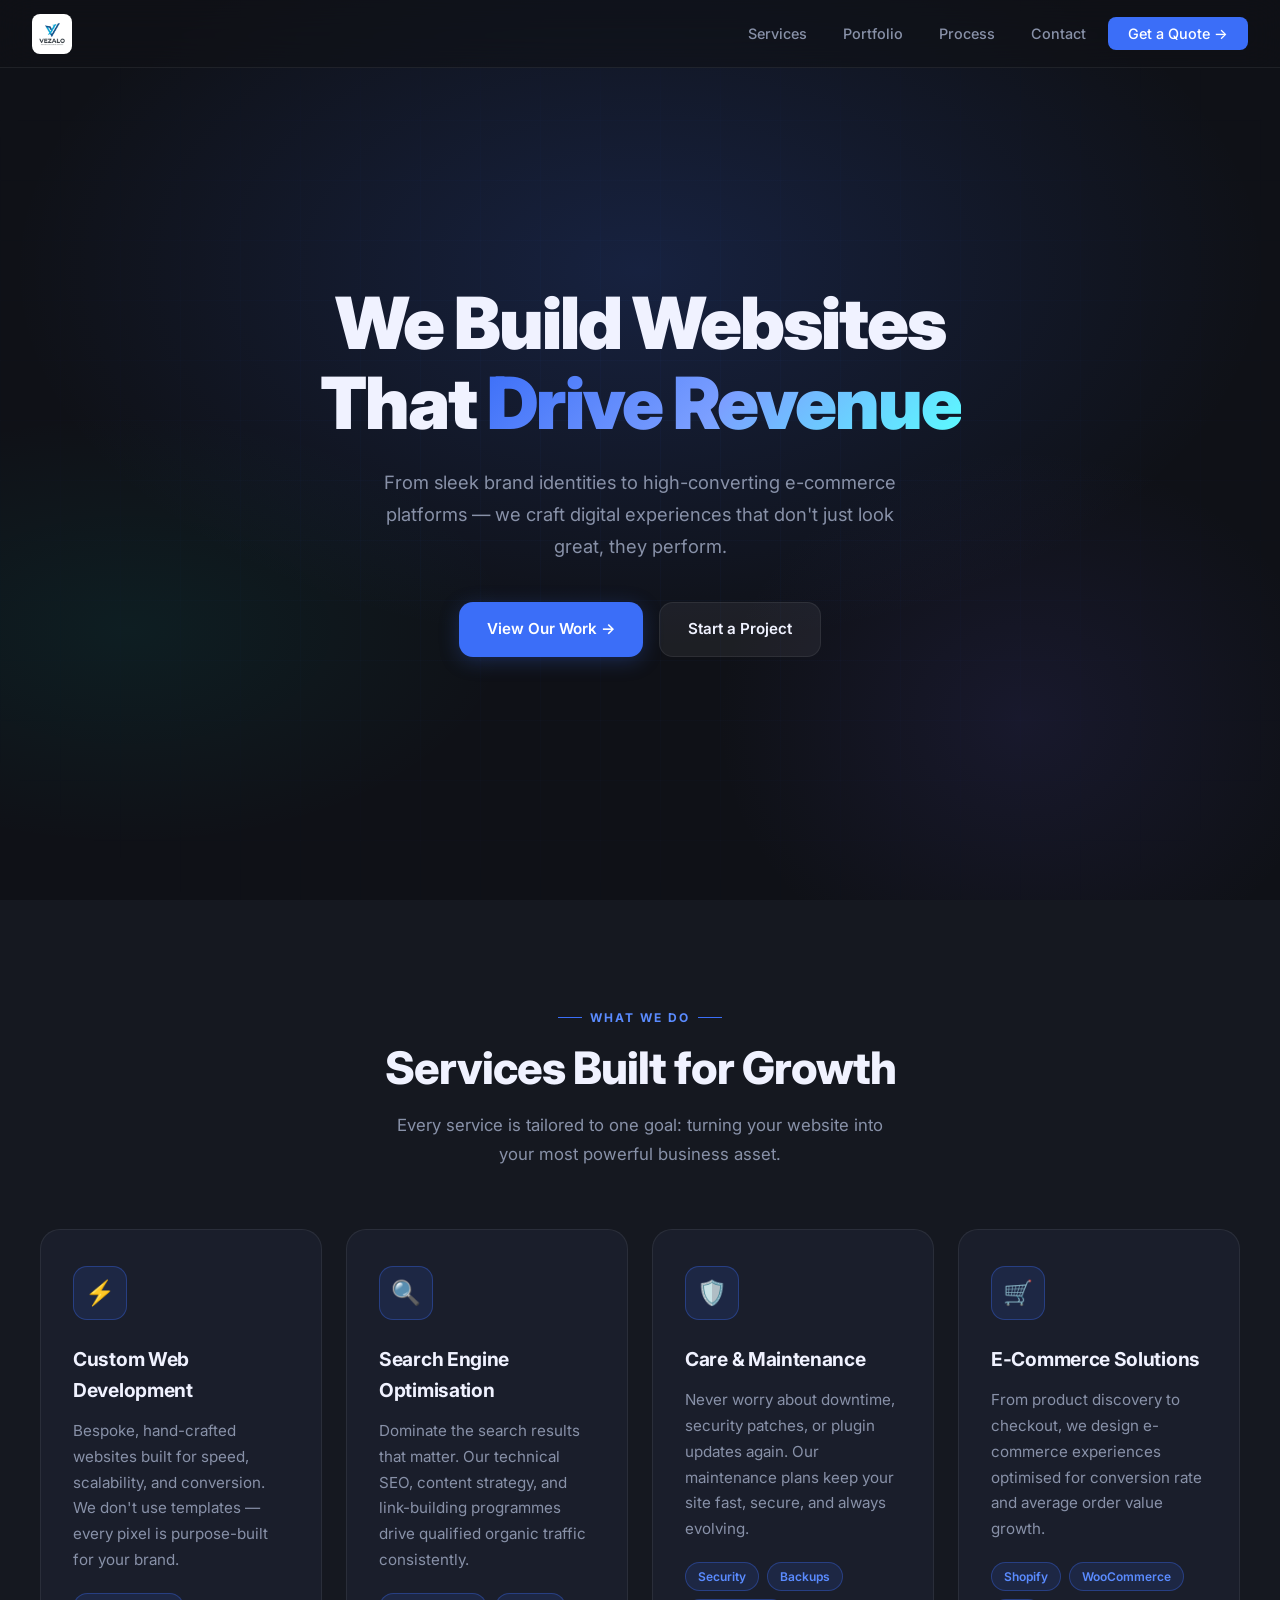
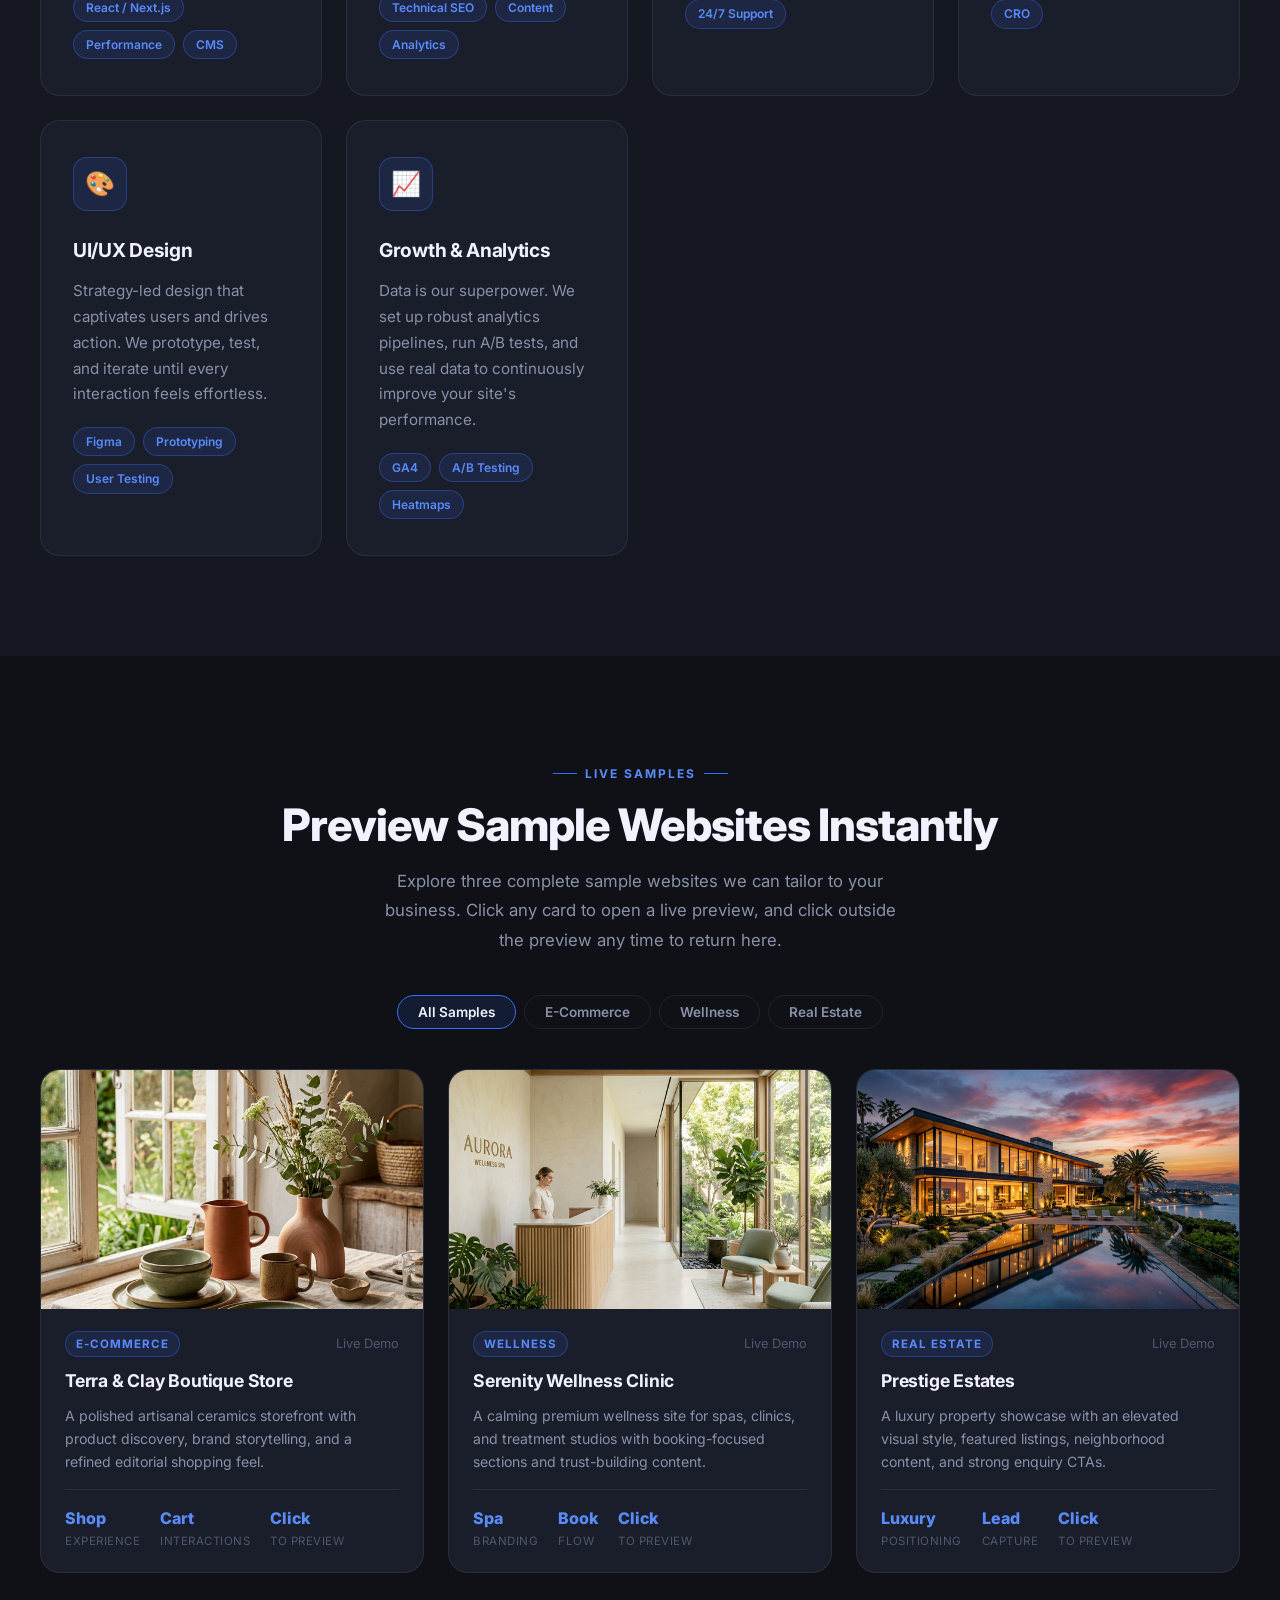
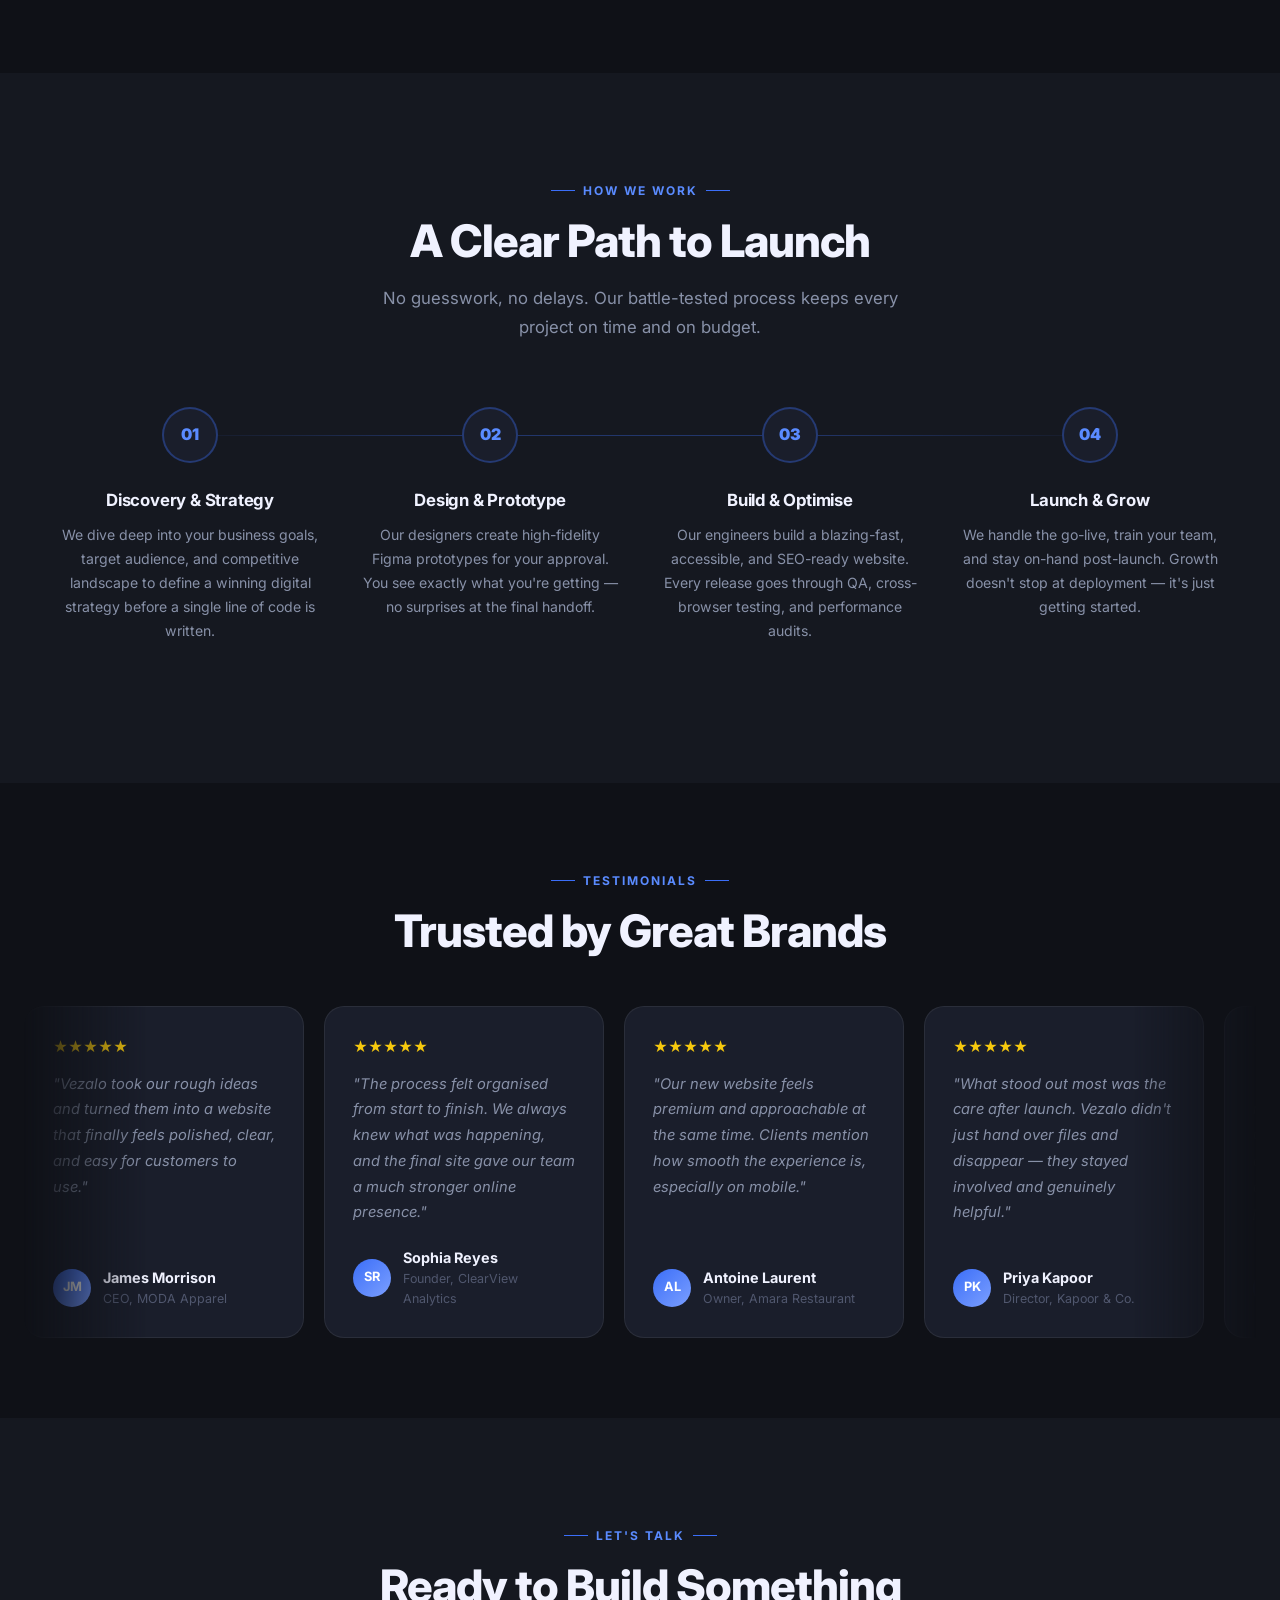
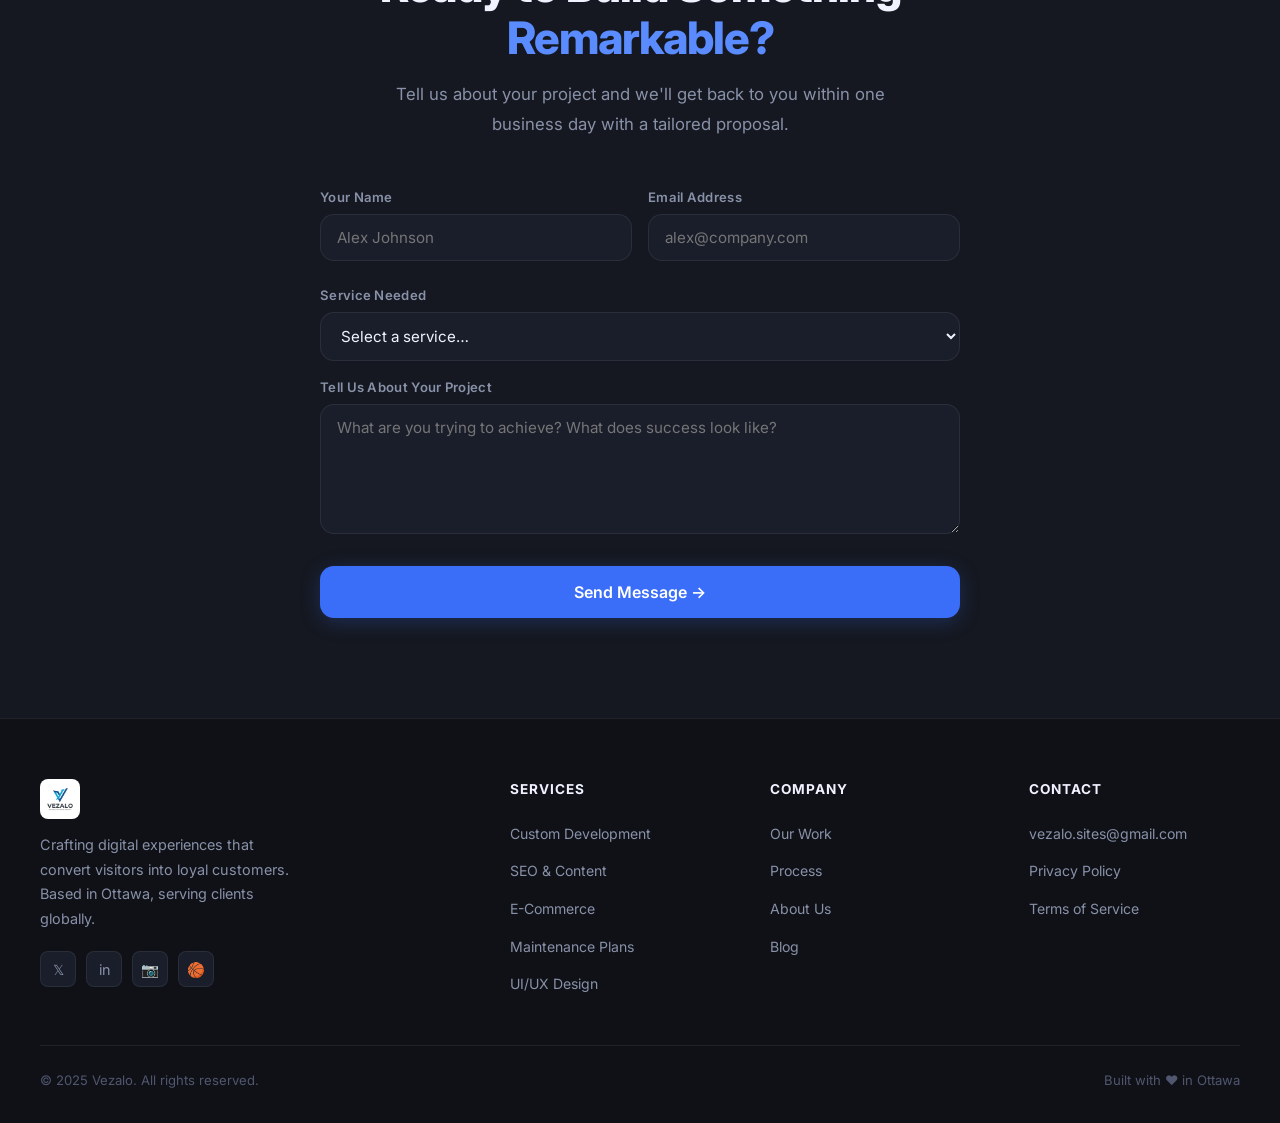
<file: index.html>
<!DOCTYPE html>
<html lang="en">

<head>
  <meta charset="UTF-8" />
  <meta name="viewport" content="width=device-width, initial-scale=1.0" />
  <title>Vezalo — Premium Web Development Agency</title>
  <meta name="description"
    content="Vezalo crafts high-performance websites and digital experiences that convert visitors into customers. Custom development, SEO, and ongoing maintenance." />
  <meta name="keywords" content="web development agency, custom websites, SEO, web design, e-commerce" />
  <link rel="stylesheet" href="styles.css" />
  <link rel="preconnect" href="https://fonts.googleapis.com" />
  <link rel="preconnect" href="https://fonts.gstatic.com" crossorigin />
</head>

<body>

  <!-- ===================== NAVIGATION ===================== -->
  <nav class="nav" id="nav" role="navigation" aria-label="Main navigation">
    <a href="#home" class="nav-logo" aria-label="Vezalo — Home">
      <img src="assets/logo.png" alt="Vezalo Logo" class="nav-logo-img" />
    </a>

    <ul class="nav-links" role="menubar">
      <li role="none"><a href="#services" role="menuitem" data-section="services">Services</a></li>
      <li role="none"><a href="#portfolio" role="menuitem" data-section="portfolio">Portfolio</a></li>
      <li role="none"><a href="#process" role="menuitem" data-section="process">Process</a></li>

      <li role="none"><a href="#contact" role="menuitem" data-section="contact">Contact</a></li>
      <li role="none"><a href="#contact" class="nav-cta" role="menuitem">Get a Quote →</a></li>
    </ul>

    <button class="nav-burger" id="burger" aria-label="Toggle menu" aria-expanded="false">
      <span></span><span></span><span></span>
    </button>
  </nav>

  <!-- ===================== HERO ===================== -->
  <section class="hero" id="home" aria-label="Hero">
    <div class="hero-bg"></div>
    <div class="hero-grid"></div>
    <div class="hero-particles"></div>

    <div class="hero-content">
      <h1>
        We Build Websites<br>
        That <span class="gradient-text">Drive Revenue</span>
      </h1>

      <p class="hero-sub">
        From sleek brand identities to high-converting e-commerce platforms —
        we craft digital experiences that don't just look great, they perform.
      </p>

      <div class="hero-actions">
        <a href="#portfolio" class="btn btn-primary">View Our Work →</a>
        <a href="#contact" class="btn btn-secondary">Start a Project</a>
      </div>

    </div>
  </section>

  <!-- ===================== SERVICES ===================== -->
  <section class="services" id="services" aria-label="Services">
    <div class="container">
      <div class="text-center reveal">
        <div class="section-label">What We Do</div>
        <h2 class="section-title">Services Built for Growth</h2>
        <p class="section-sub">
          Every service is tailored to one goal: turning your website into your most powerful business asset.
        </p>
      </div>

      <div class="services-grid">
        <!-- Service 1 -->
        <article class="service-card reveal reveal-delay-1">
          <div class="service-icon">⚡</div>
          <h3>Custom Web Development</h3>
          <p>
            Bespoke, hand-crafted websites built for speed, scalability, and conversion. We don't use templates — every
            pixel is purpose-built for your brand.
          </p>
          <div class="service-tags">
            <span class="tag">React / Next.js</span>
            <span class="tag">Performance</span>
            <span class="tag">CMS</span>
          </div>
        </article>

        <!-- Service 2 -->
        <article class="service-card reveal reveal-delay-2">
          <div class="service-icon">🔍</div>
          <h3>Search Engine Optimisation</h3>
          <p>
            Dominate the search results that matter. Our technical SEO, content strategy, and link-building programmes
            drive qualified organic traffic consistently.
          </p>
          <div class="service-tags">
            <span class="tag">Technical SEO</span>
            <span class="tag">Content</span>
            <span class="tag">Analytics</span>
          </div>
        </article>

        <!-- Service 3 -->
        <article class="service-card reveal reveal-delay-3">
          <div class="service-icon">🛡️</div>
          <h3>Care &amp; Maintenance</h3>
          <p>
            Never worry about downtime, security patches, or plugin updates again. Our maintenance plans keep your site
            fast, secure, and always evolving.
          </p>
          <div class="service-tags">
            <span class="tag">Security</span>
            <span class="tag">Backups</span>
            <span class="tag">24/7 Support</span>
          </div>
        </article>

        <!-- Service 4 -->
        <article class="service-card reveal reveal-delay-1">
          <div class="service-icon">🛒</div>
          <h3>E-Commerce Solutions</h3>
          <p>
            From product discovery to checkout, we design e-commerce experiences optimised for conversion rate and
            average order value growth.
          </p>
          <div class="service-tags">
            <span class="tag">Shopify</span>
            <span class="tag">WooCommerce</span>
            <span class="tag">CRO</span>
          </div>
        </article>

        <!-- Service 5 -->
        <article class="service-card reveal reveal-delay-2">
          <div class="service-icon">🎨</div>
          <h3>UI/UX Design</h3>
          <p>
            Strategy-led design that captivates users and drives action. We prototype, test, and iterate until every
            interaction feels effortless.
          </p>
          <div class="service-tags">
            <span class="tag">Figma</span>
            <span class="tag">Prototyping</span>
            <span class="tag">User Testing</span>
          </div>
        </article>

        <!-- Service 6 -->
        <article class="service-card reveal reveal-delay-3">
          <div class="service-icon">📈</div>
          <h3>Growth &amp; Analytics</h3>
          <p>
            Data is our superpower. We set up robust analytics pipelines, run A/B tests, and use real data to
            continuously improve your site's performance.
          </p>
          <div class="service-tags">
            <span class="tag">GA4</span>
            <span class="tag">A/B Testing</span>
            <span class="tag">Heatmaps</span>
          </div>
        </article>
      </div>
    </div>
  </section>

  <!-- ===================== PORTFOLIO ===================== -->
  <section class="portfolio" id="portfolio" aria-label="Sample websites">
    <div class="container">
      <div class="text-center reveal">
        <div class="section-label">Live Samples</div>
        <h2 class="section-title">Preview Sample Websites Instantly</h2>
        <p class="section-sub">
          Explore three complete sample websites we can tailor to your business. Click any card to open a live preview,
          and click outside the preview any time to return here.
        </p>
      </div>

      <div class="portfolio-filter reveal">
        <button class="filter-btn active" data-filter="all" id="filter-all">All Samples</button>
        <button class="filter-btn" data-filter="ecommerce" id="filter-ecommerce">E-Commerce</button>
        <button class="filter-btn" data-filter="wellness" id="filter-wellness">Wellness</button>
        <button class="filter-btn" data-filter="real-estate" id="filter-real-estate">Real Estate</button>
      </div>

      <div class="portfolio-grid">
        <!-- Card 1 -->
        <article class="portfolio-card reveal reveal-delay-1" data-category="ecommerce" data-preview-url="freelance%20sample%20websites/boutique-ecommerce/index.html" data-preview-title="Terra &amp; Clay Sample Website" tabindex="0" role="button" aria-label="Open Terra and Clay sample website preview">
          <div class="portfolio-img">
            <img src="freelance%20sample%20websites/boutique-ecommerce/images/hero.png" alt="Terra and Clay e-commerce website preview" loading="lazy" />
            <div class="portfolio-overlay">
              <div class="portfolio-overlay-content">
                <div class="overlay-category">E-Commerce</div>
                <div class="overlay-title">Open Live Preview</div>
              </div>
            </div>
          </div>
          <div class="portfolio-body">
            <div class="portfolio-meta">
              <span class="portfolio-category-badge">E-Commerce</span>
              <span class="portfolio-year">Live Demo</span>
            </div>
            <h3>Terra &amp; Clay Boutique Store</h3>
            <p>A polished artisanal ceramics storefront with product discovery, brand storytelling, and a refined editorial shopping feel.</p>
            <div class="portfolio-stats">
              <div class="pstat">
                <div class="pstat-num">Shop</div>
                <div class="pstat-label">Experience</div>
              </div>
              <div class="pstat">
                <div class="pstat-num">Cart</div>
                <div class="pstat-label">Interactions</div>
              </div>
              <div class="pstat">
                <div class="pstat-num">Click</div>
                <div class="pstat-label">To Preview</div>
              </div>
            </div>
          </div>
        </article>

        <!-- Card 2 -->
        <article class="portfolio-card reveal reveal-delay-2" data-category="wellness" data-preview-url="freelance%20sample%20websites/health-wellness-clinic/index.html" data-preview-title="Serenity Wellness Sample Website" tabindex="0" role="button" aria-label="Open Serenity Wellness sample website preview">
          <div class="portfolio-img">
            <img src="freelance%20sample%20websites/health-wellness-clinic/images/hero.png" alt="Serenity Wellness clinic website preview" loading="lazy" />
            <div class="portfolio-overlay">
              <div class="portfolio-overlay-content">
                <div class="overlay-category">Wellness</div>
                <div class="overlay-title">Open Live Preview</div>
              </div>
            </div>
          </div>
          <div class="portfolio-body">
            <div class="portfolio-meta">
              <span class="portfolio-category-badge">Wellness</span>
              <span class="portfolio-year">Live Demo</span>
            </div>
            <h3>Serenity Wellness Clinic</h3>
            <p>A calming premium wellness site for spas, clinics, and treatment studios with booking-focused sections and trust-building content.</p>
            <div class="portfolio-stats">
              <div class="pstat">
                <div class="pstat-num">Spa</div>
                <div class="pstat-label">Branding</div>
              </div>
              <div class="pstat">
                <div class="pstat-num">Book</div>
                <div class="pstat-label">Flow</div>
              </div>
              <div class="pstat">
                <div class="pstat-num">Click</div>
                <div class="pstat-label">To Preview</div>
              </div>
            </div>
          </div>
        </article>

        <!-- Card 3 -->
        <article class="portfolio-card reveal reveal-delay-3" data-category="real-estate" data-preview-url="freelance%20sample%20websites/luxury-real-estate/index.html" data-preview-title="Prestige Estates Sample Website" tabindex="0" role="button" aria-label="Open Prestige Estates sample website preview">
          <div class="portfolio-img">
            <img src="freelance%20sample%20websites/luxury-real-estate/images/hero.png" alt="Prestige Estates real estate website preview" loading="lazy" />
            <div class="portfolio-overlay">
              <div class="portfolio-overlay-content">
                <div class="overlay-category">Real Estate</div>
                <div class="overlay-title">Open Live Preview</div>
              </div>
            </div>
          </div>
          <div class="portfolio-body">
            <div class="portfolio-meta">
              <span class="portfolio-category-badge">Real Estate</span>
              <span class="portfolio-year">Live Demo</span>
            </div>
            <h3>Prestige Estates</h3>
            <p>A luxury property showcase with an elevated visual style, featured listings, neighborhood content, and strong enquiry CTAs.</p>
            <div class="portfolio-stats">
              <div class="pstat">
                <div class="pstat-num">Luxury</div>
                <div class="pstat-label">Positioning</div>
              </div>
              <div class="pstat">
                <div class="pstat-num">Lead</div>
                <div class="pstat-label">Capture</div>
              </div>
              <div class="pstat">
                <div class="pstat-num">Click</div>
                <div class="pstat-label">To Preview</div>
              </div>
            </div>
          </div>
        </article>
      </div>
    </div>
  </section>

  <!-- ===================== PROCESS ===================== -->
  <section class="process" id="process" aria-label="Our Process">
    <div class="container">
      <div class="text-center reveal">
        <div class="section-label">How We Work</div>
        <h2 class="section-title">A Clear Path to Launch</h2>
        <p class="section-sub">
          No guesswork, no delays. Our battle-tested process keeps every project on time and on budget.
        </p>
      </div>

      <div class="process-timeline">
        <div class="process-step reveal reveal-delay-1">
          <div class="step-number">01</div>
          <h3>Discovery &amp; Strategy</h3>
          <p>We dive deep into your business goals, target audience, and competitive landscape to define a winning
            digital strategy before a single line of code is written.</p>
        </div>

        <div class="process-step reveal reveal-delay-2">
          <div class="step-number">02</div>
          <h3>Design &amp; Prototype</h3>
          <p>Our designers create high-fidelity Figma prototypes for your approval. You see exactly what you're getting
            — no surprises at the final handoff.</p>
        </div>

        <div class="process-step reveal reveal-delay-3">
          <div class="step-number">03</div>
          <h3>Build &amp; Optimise</h3>
          <p>Our engineers build a blazing-fast, accessible, and SEO-ready website. Every release goes through QA,
            cross-browser testing, and performance audits.</p>
        </div>

        <div class="process-step reveal reveal-delay-4">
          <div class="step-number">04</div>
          <h3>Launch &amp; Grow</h3>
          <p>We handle the go-live, train your team, and stay on-hand post-launch. Growth doesn't stop at deployment —
            it's just getting started.</p>
        </div>
      </div>
    </div>
  </section>



  <!-- ===================== TESTIMONIALS ===================== -->
  <section class="testimonials" aria-label="Client Testimonials">
    <div class="container">
      <div class="text-center reveal" style="margin-bottom: 48px;">
        <div class="section-label">Testimonials</div>
        <h2 class="section-title">Trusted by Great Brands</h2>
      </div>
    </div>

    <div class="testimonial-track-wrap">
      <div class="testimonial-track">

        <div class="testimonial-item">
          <div class="testimonial-stars">★★★★★</div>
          <blockquote>"Vezalo took our rough ideas and turned them into a website that finally feels polished, clear,
            and easy for customers to use."</blockquote>
          <div class="testimonial-author">
            <div class="author-avatar">JM</div>
            <div>
              <div class="author-name">James Morrison</div>
              <div class="author-role">CEO, MODA Apparel</div>
            </div>
          </div>
        </div>

        <div class="testimonial-item">
          <div class="testimonial-stars">★★★★★</div>
          <blockquote>"The process felt organised from start to finish. We always knew what was happening, and the final
            site gave our team a much stronger online presence."</blockquote>
          <div class="testimonial-author">
            <div class="author-avatar">SR</div>
            <div>
              <div class="author-name">Sophia Reyes</div>
              <div class="author-role">Founder, ClearView Analytics</div>
            </div>
          </div>
        </div>

        <div class="testimonial-item">
          <div class="testimonial-stars">★★★★★</div>
          <blockquote>"Our new website feels premium and approachable at the same time. Clients mention how smooth the
            experience is, especially on mobile."</blockquote>
          <div class="testimonial-author">
            <div class="author-avatar">AL</div>
            <div>
              <div class="author-name">Antoine Laurent</div>
              <div class="author-role">Owner, Amara Restaurant</div>
            </div>
          </div>
        </div>

        <div class="testimonial-item">
          <div class="testimonial-stars">★★★★★</div>
          <blockquote>"What stood out most was the care after launch. Vezalo didn't just hand over files and disappear
            — they stayed involved and genuinely helpful."</blockquote>
          <div class="testimonial-author">
            <div class="author-avatar">PK</div>
            <div>
              <div class="author-name">Priya Kapoor</div>
              <div class="author-role">Director, Kapoor &amp; Co.</div>
            </div>
          </div>
        </div>

        <div class="testimonial-item">
          <div class="testimonial-stars">★★★★★</div>
          <blockquote>"Working with Vezalo was refreshingly straightforward. Communication was fast, the design quality
            was excellent, and the whole experience felt professional."</blockquote>
          <div class="testimonial-author">
            <div class="author-avatar">TC</div>
            <div>
              <div class="author-name">Thomas Chen</div>
              <div class="author-role">CMO, Vertex SaaS</div>
            </div>
          </div>
        </div>

        <!-- Duplicate for seamless loop -->
        <div class="testimonial-item">
          <div class="testimonial-stars">★★★★★</div>
          <blockquote>"Vezalo took our rough ideas and turned them into a website that finally feels polished, clear,
            and easy for customers to use."</blockquote>
          <div class="testimonial-author">
            <div class="author-avatar">JM</div>
            <div>
              <div class="author-name">James Morrison</div>
              <div class="author-role">CEO, MODA Apparel</div>
            </div>
          </div>
        </div>

        <div class="testimonial-item">
          <div class="testimonial-stars">★★★★★</div>
          <blockquote>"The process felt organised from start to finish. We always knew what was happening, and the final
            site gave our team a much stronger online presence."</blockquote>
          <div class="testimonial-author">
            <div class="author-avatar">SR</div>
            <div>
              <div class="author-name">Sophia Reyes</div>
              <div class="author-role">Founder, ClearView Analytics</div>
            </div>
          </div>
        </div>

        <div class="testimonial-item">
          <div class="testimonial-stars">★★★★★</div>
          <blockquote>"Our new website feels premium and approachable at the same time. Clients mention how smooth the
            experience is, especially on mobile."</blockquote>
          <div class="testimonial-author">
            <div class="author-avatar">AL</div>
            <div>
              <div class="author-name">Antoine Laurent</div>
              <div class="author-role">Owner, Amara Restaurant</div>
            </div>
          </div>
        </div>

        <div class="testimonial-item">
          <div class="testimonial-stars">★★★★★</div>
          <blockquote>"What stood out most was the care after launch. Vezalo didn't just hand over files and disappear
            — they stayed involved and genuinely helpful."</blockquote>
          <div class="testimonial-author">
            <div class="author-avatar">PK</div>
            <div>
              <div class="author-name">Priya Kapoor</div>
              <div class="author-role">Director, Kapoor &amp; Co.</div>
            </div>
          </div>
        </div>

        <div class="testimonial-item">
          <div class="testimonial-stars">★★★★★</div>
          <blockquote>"Working with Vezalo was refreshingly straightforward. Communication was fast, the design quality
            was excellent, and the whole experience felt professional."</blockquote>
          <div class="testimonial-author">
            <div class="author-avatar">TC</div>
            <div>
              <div class="author-name">Thomas Chen</div>
              <div class="author-role">CMO, Vertex SaaS</div>
            </div>
          </div>
        </div>

      </div>
    </div>
  </section>

  <!-- ===================== CONTACT ===================== -->
  <section class="contact" id="contact" aria-label="Contact">
    <div class="container">
      <div class="contact-inner">
        <div class="reveal">
          <div class="section-label" style="justify-content: center;">Let's Talk</div>
          <h2 class="section-title">Ready to Build Something<br><span
              style="color:var(--accent-light)">Remarkable?</span></h2>
          <p class="section-sub" style="margin: 0 auto;">
            Tell us about your project and we'll get back to you within one business day with a tailored proposal.
          </p>
        </div>

        <form class="contact-form reveal" id="contactForm" action="https://formspree.io/f/mojkdajd" method="POST" novalidate>
          <div class="form-row">
            <div class="form-group">
              <label for="fname">Your Name</label>
              <input type="text" id="fname" name="name" placeholder="Alex Johnson" autocomplete="name" />
              <span class="form-error-msg"></span>
            </div>
            <div class="form-group">
              <label for="femail">Email Address</label>
              <input type="email" id="femail" name="email" placeholder="alex@company.com" autocomplete="email" />
              <span class="form-error-msg"></span>
            </div>
          </div>

          <div class="form-group">
            <label for="fservice">Service Needed</label>
            <select id="fservice" name="service">
              <option value="">Select a service…</option>
              <option value="custom">Custom Web Development</option>
              <option value="seo">SEO &amp; Content</option>
              <option value="ecommerce">E-Commerce</option>
              <option value="maintenance">Care &amp; Maintenance</option>
              <option value="design">UI/UX Design</option>
              <option value="other">Other / Not Sure</option>
            </select>
          </div>

          <div class="form-group">
            <label for="fmessage">Tell Us About Your Project</label>
            <textarea id="fmessage" name="message"
              placeholder="What are you trying to achieve? What does success look like?"></textarea>
            <span class="form-error-msg"></span>
          </div>

          <div class="form-submit">
            <button type="submit" class="btn btn-primary" id="submitBtn">Send Message →</button>
          </div>
        </form>
      </div>
    </div>
  </section>

  <!-- ===================== FOOTER ===================== -->
  <footer aria-label="Site footer">
    <div class="footer-inner">
      <div class="footer-brand">
        <a href="#home" class="nav-logo" style="font-size:1.05rem;">
          <img src="assets/logo.png" alt="Vezalo Logo" class="nav-logo-img" />
        </a>
        <p>Crafting digital experiences that convert visitors into loyal customers. Based in Ottawa, serving clients
          globally.</p>
        <div class="social-links">
          <a href="#" class="social-btn" aria-label="Twitter">𝕏</a>
          <a href="#" class="social-btn" aria-label="LinkedIn">in</a>
          <a href="#" class="social-btn" aria-label="Instagram">📷</a>
          <a href="#" class="social-btn" aria-label="Dribbble">🏀</a>
        </div>
      </div>

      <div class="footer-col">
        <h4>Services</h4>
        <ul>
          <li><a href="#services">Custom Development</a></li>
          <li><a href="#services">SEO &amp; Content</a></li>
          <li><a href="#services">E-Commerce</a></li>
          <li><a href="#services">Maintenance Plans</a></li>
          <li><a href="#services">UI/UX Design</a></li>
        </ul>
      </div>

      <div class="footer-col">
        <h4>Company</h4>
        <ul>
          <li><a href="#portfolio">Our Work</a></li>
          <li><a href="#process">Process</a></li>
          <li><a href="#">About Us</a></li>
          <li><a href="#">Blog</a></li>
        </ul>
      </div>

      <div class="footer-col">
        <h4>Contact</h4>
        <ul>
          <li><a href="mailto:vezalo.sites@gmail.com">vezalo.sites@gmail.com</a></li>
          <li><a href="#">Privacy Policy</a></li>
          <li><a href="#">Terms of Service</a></li>
        </ul>
      </div>
    </div>

    <div class="footer-bottom">
      <span>© 2025 Vezalo. All rights reserved.</span>
      <span>Built with ❤️ in Ottawa</span>
    </div>
  </footer>

  <!-- Sample website preview modal -->
  <div class="site-preview-modal" id="sitePreviewModal" aria-hidden="true">
    <div class="site-preview-backdrop" id="sitePreviewBackdrop">
      <div class="site-preview-panel" role="dialog" aria-modal="true" aria-labelledby="sitePreviewTitle">
        <div class="site-preview-header">
          <div>
            <p class="site-preview-eyebrow">Sample Website Preview</p>
            <h3 id="sitePreviewTitle">Website Preview</h3>
          </div>
          <div class="site-preview-actions">
            <button type="button" class="site-preview-btn" id="sitePreviewBack">Back to Main Website</button>
            <button type="button" class="site-preview-close" id="sitePreviewClose" aria-label="Close website preview">×</button>
          </div>
        </div>
        <div class="site-preview-frame-wrap">
          <iframe id="sitePreviewFrame" title="Sample website preview" loading="lazy"></iframe>
        </div>
      </div>
    </div>
  </div>

  <!-- Toast notification -->
  <div class="toast" id="toast" role="status" aria-live="polite"></div>

  <script src="script.js" defer></script>

</body>

</html>
</file>
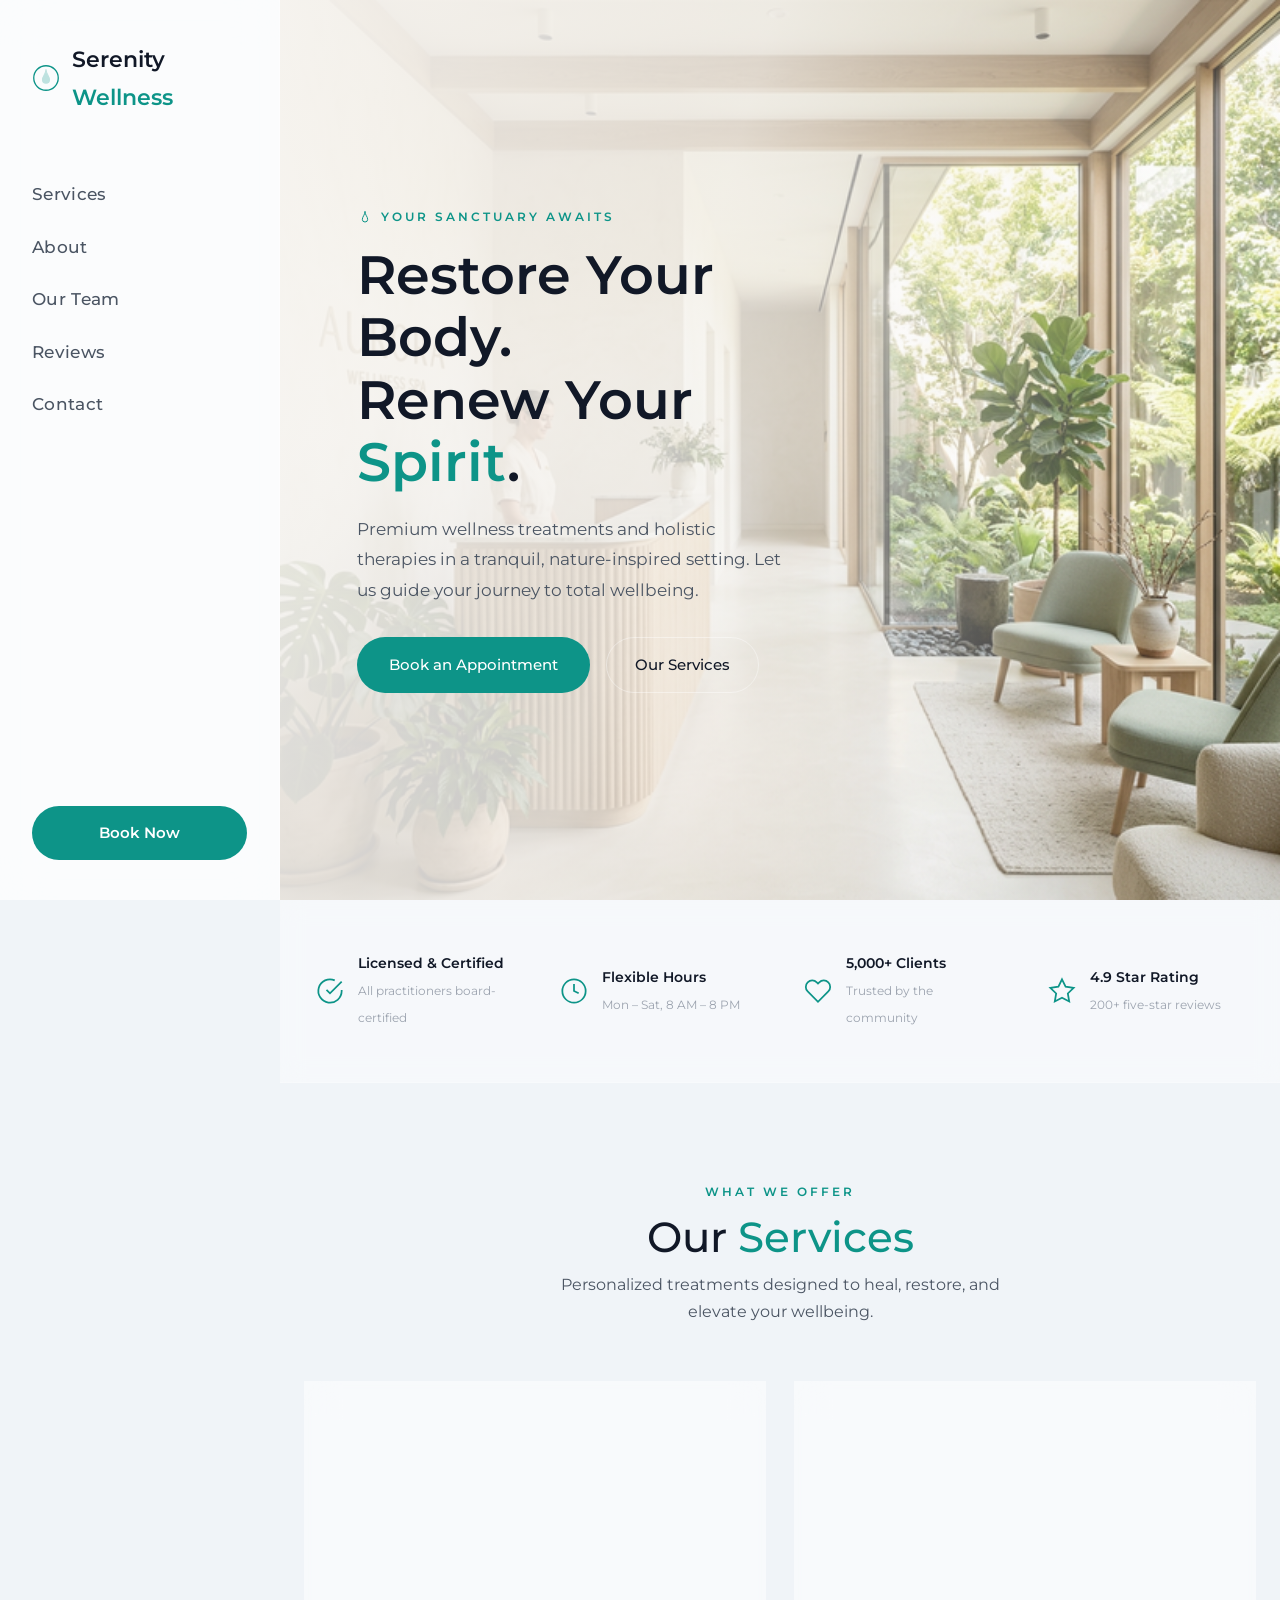
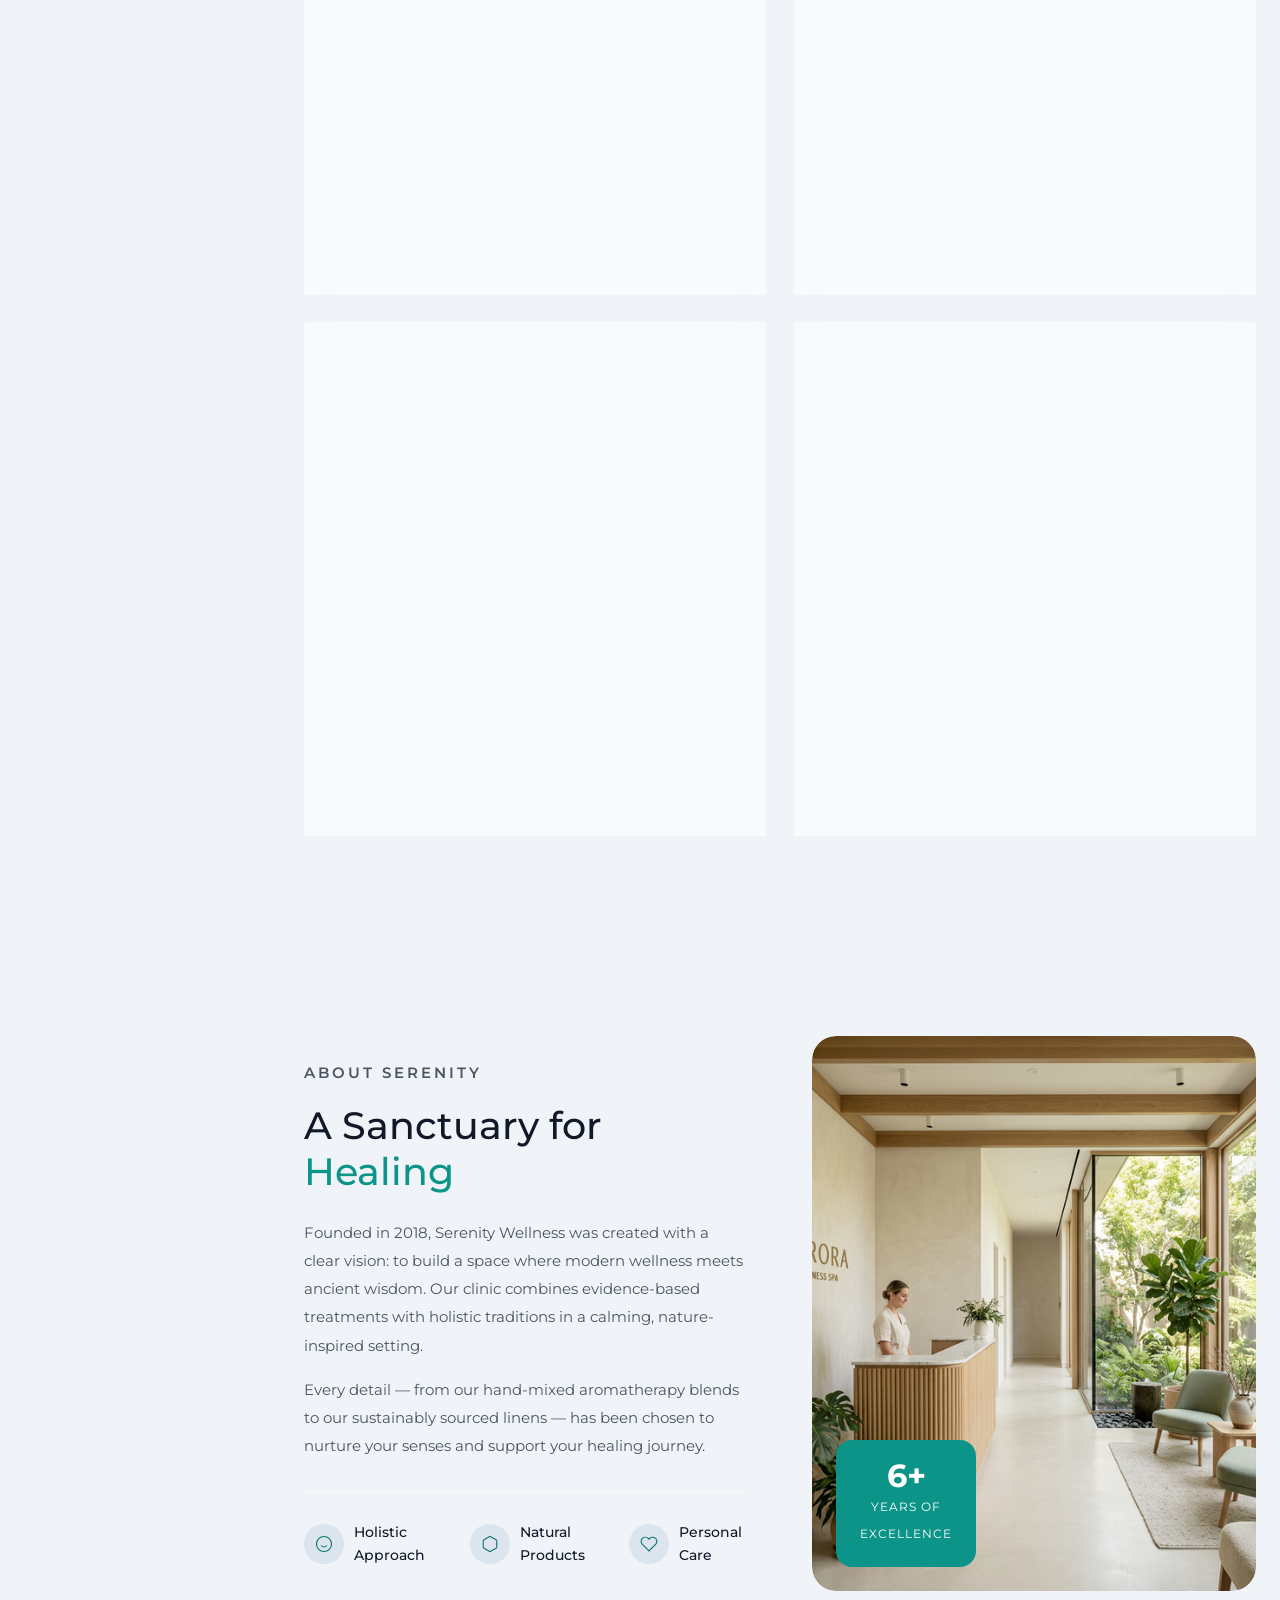
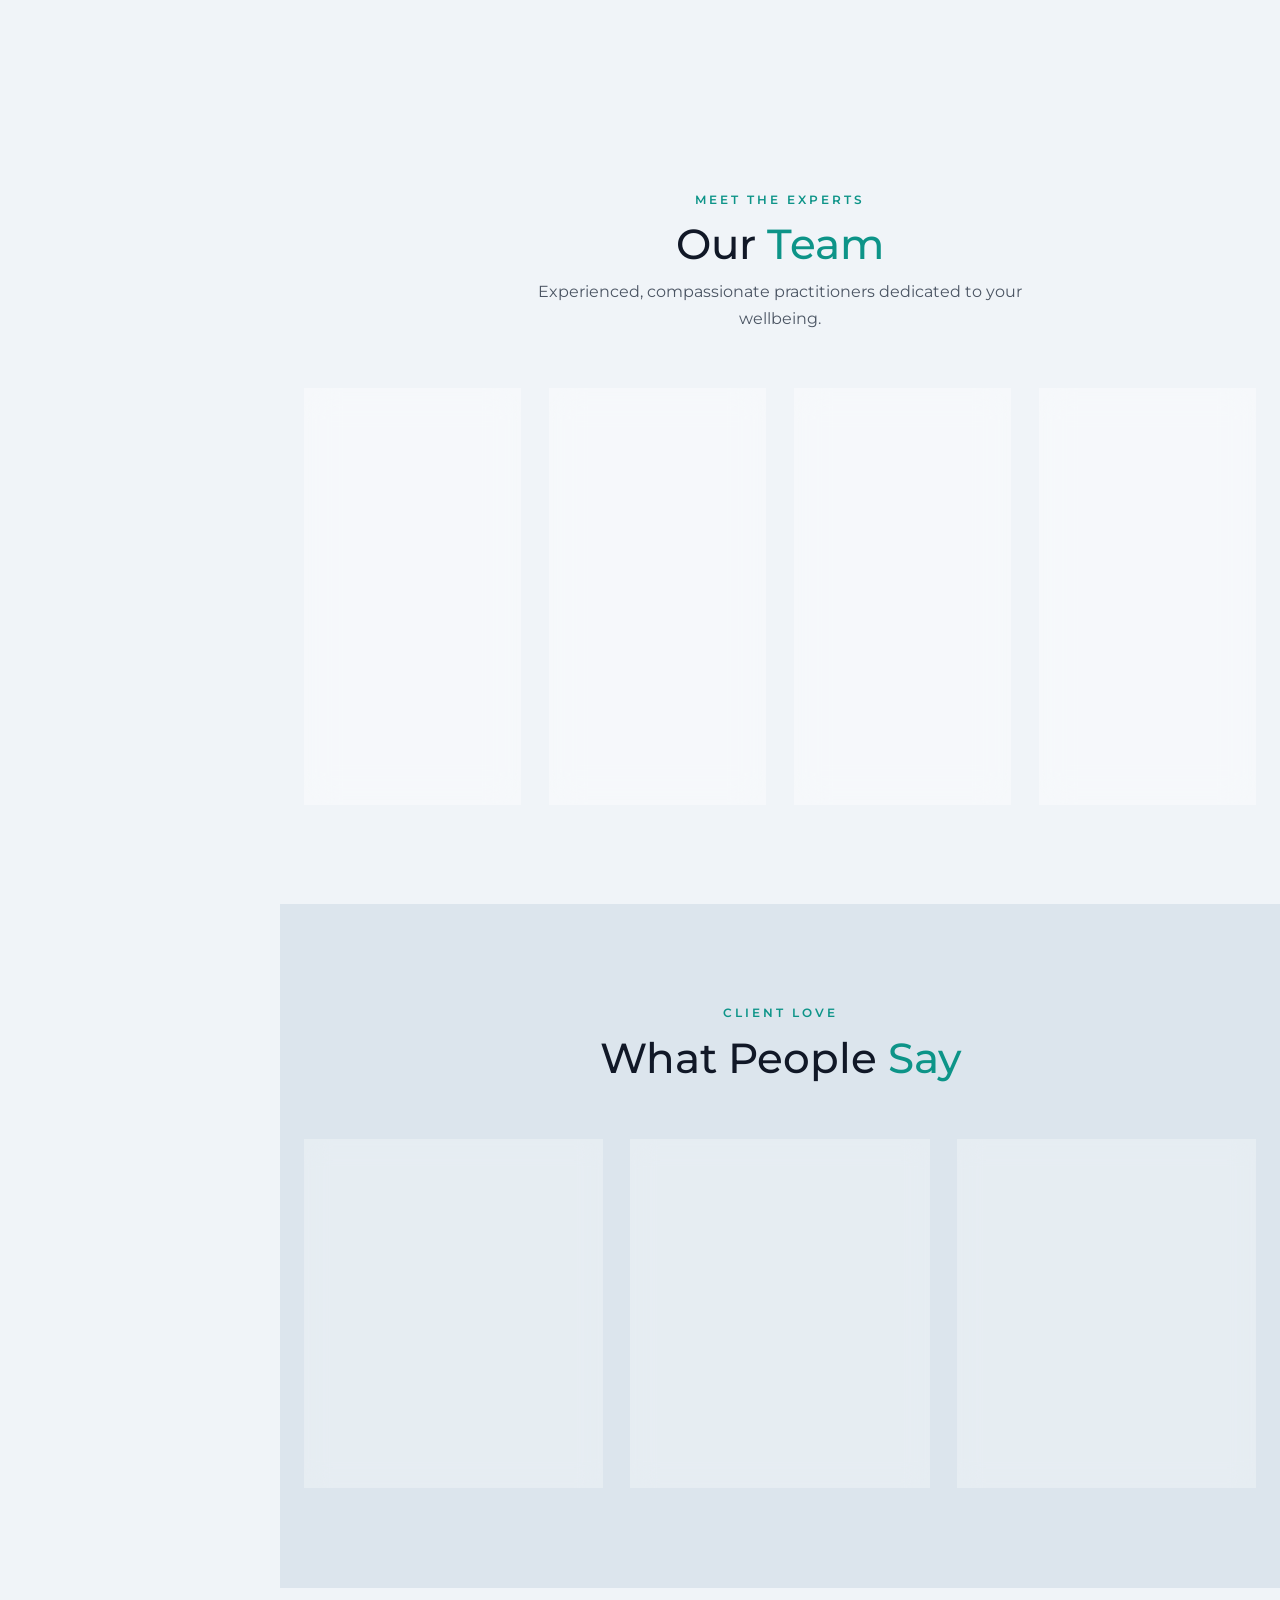
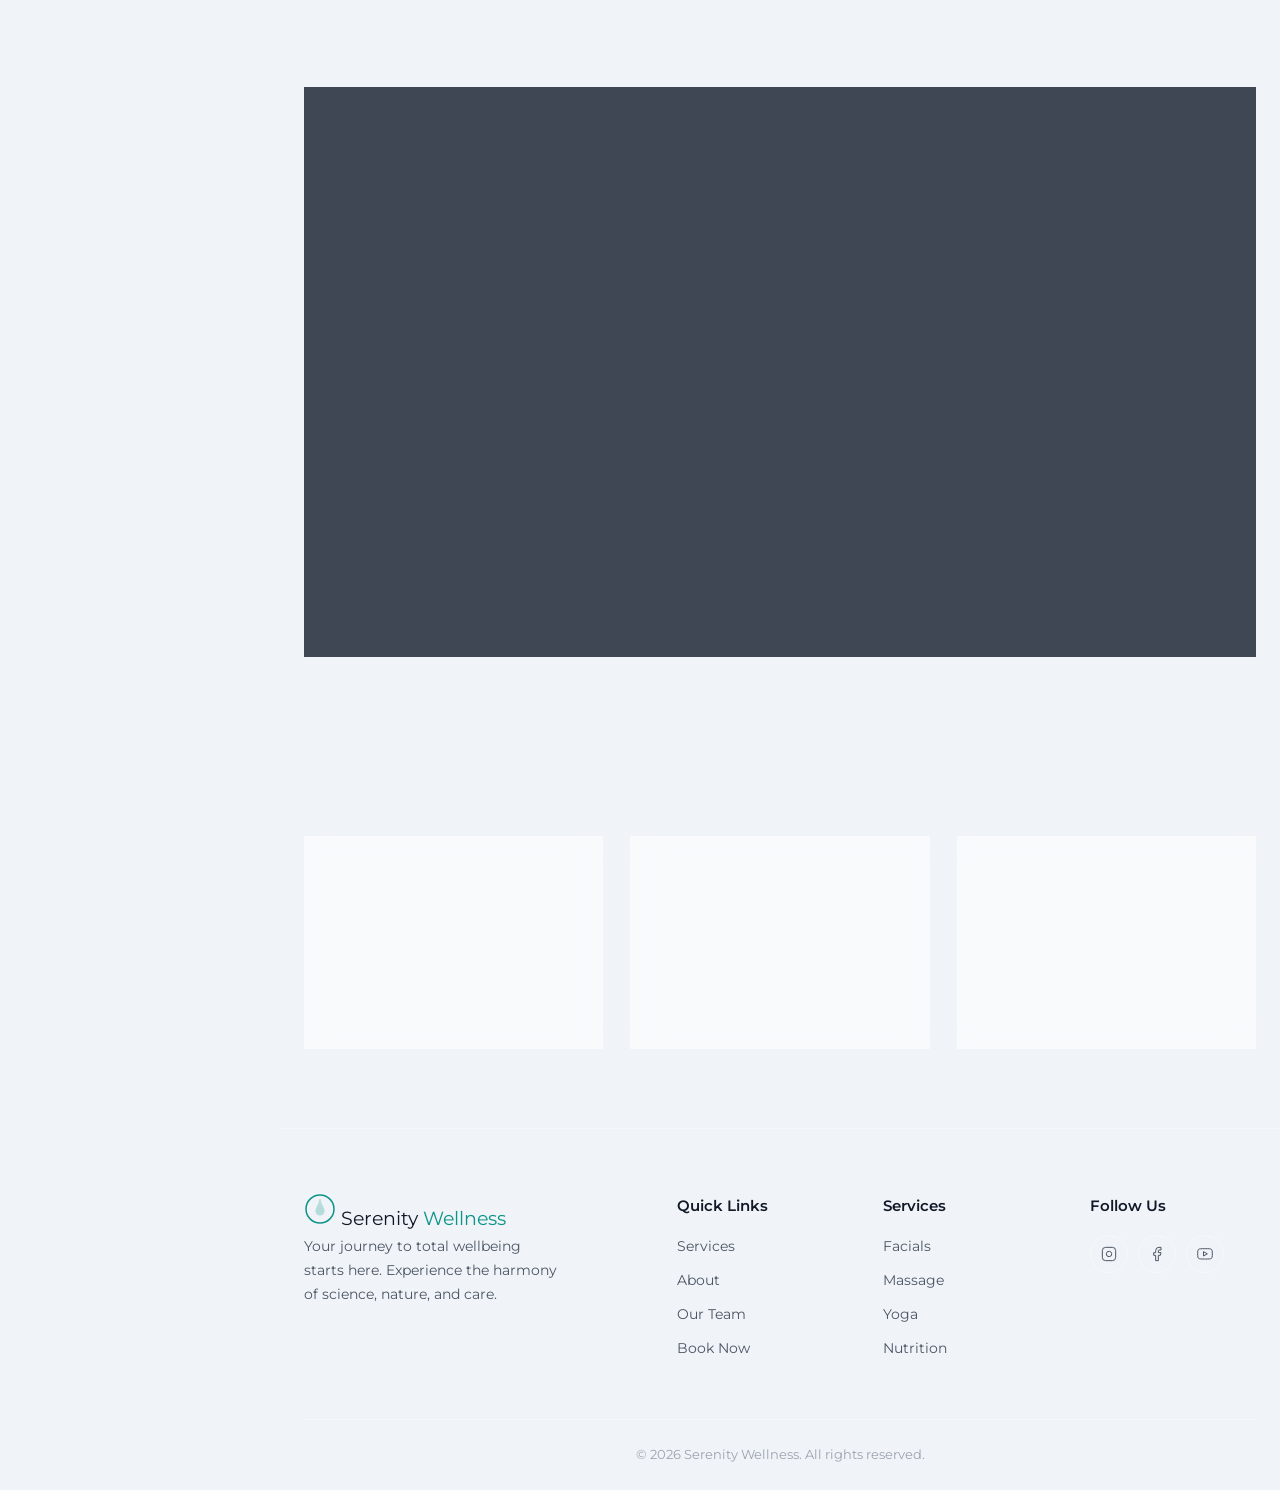
<file: freelance sample websites/health-wellness-clinic/index.html>
<!DOCTYPE html>
<html lang="en">

<head>
    <meta charset="UTF-8" />
    <meta name="viewport" content="width=device-width, initial-scale=1.0" />
    <title>Serenity Wellness – Holistic Health & Spa Clinic</title>
    <meta name="description"
        content="Restore balance and radiance at Serenity Wellness. Premium spa treatments, massage therapy, facials, and holistic wellness programs in a tranquil sanctuary." />
    <link rel="preconnect" href="https://fonts.googleapis.com" />
    <link rel="preconnect" href="https://fonts.gstatic.com" crossorigin />
    <link href="https://fonts.googleapis.com/css2?family=Montserrat:wght@300;400;500;600;700&display=swap"
        rel="stylesheet" />
    <link rel="stylesheet" href="styles.css" />
</head>

<body>
    <!-- ===================== SIDEBAR ===================== -->
    <aside class="sidebar" id="sidebar">
        <div class="sidebar-container">
            <a href="#" class="sidebar-logo">
                <svg class="logo-icon" viewBox="0 0 32 32" fill="none">
                    <circle cx="16" cy="16" r="14" stroke="currentColor" stroke-width="1.5" />
                    <path d="M16 6c0 5.5-4 8-4 12a4 4 0 008 0c0-4-4-6.5-4-12z" fill="currentColor" opacity="0.25"
                        stroke="currentColor" stroke-width="1.2" />
                </svg>
                <span>Serenity <span class="accent">Wellness</span></span>
            </a>
            <ul class="sidebar-links" id="navLinks">
                <li><a href="#services">Services</a></li>
                <li><a href="#about">About</a></li>
                <li><a href="#team">Our Team</a></li>
                <li><a href="#testimonials">Reviews</a></li>
                <li><a href="#contact">Contact</a></li>
            </ul>
            <a href="#booking" class="sidebar-cta-btn">Book Now</a>
        </div>
    </aside>

    <button class="hamburger-mobile" id="hamburger" aria-label="Toggle navigation">
        <span></span><span></span><span></span>
    </button>

    <main class="main-content">

        <!-- ===================== HERO ===================== -->
        <header class="hero" id="hero">
            <div class="hero-bg">
                <img src="images/hero.png" alt="Serenity Wellness clinic interior" />
            </div>
            <div class="hero-overlay"></div>
            <div class="hero-content reveal">
                <p class="hero-tag">
                    <svg viewBox="0 0 24 24" fill="none" stroke="currentColor" stroke-width="1.5" width="16"
                        height="16">
                        <path d="M12 2c0 5.5-4 8-4 12a4 4 0 008 0c0-4-4-6.5-4-12z" />
                    </svg>
                    Your Sanctuary Awaits
                </p>
                <h1>Restore Your Body.<br />Renew Your <span class="accent">Spirit</span>.</h1>
                <p class="hero-desc">Premium wellness treatments and holistic therapies in a tranquil, nature-inspired
                    setting. Let us guide your journey to total wellbeing.</p>
                <div class="hero-buttons">
                    <a href="#booking" class="btn-primary">Book an Appointment</a>
                    <a href="#services" class="btn-outline">Our Services</a>
                </div>
            </div>
        </header>

        <!-- ===================== TRUST BAR ===================== -->
        <section class="trust-bar">
            <div class="container">
                <div class="trust-items">
                    <div class="trust-item">
                        <svg viewBox="0 0 24 24" fill="none" stroke="currentColor" stroke-width="1.5">
                            <path d="M22 11.08V12a10 10 0 11-5.93-9.14" />
                            <polyline points="22 4 12 14.01 9 11.01" />
                        </svg>
                        <div>
                            <strong>Licensed & Certified</strong>
                            <span>All practitioners board-certified</span>
                        </div>
                    </div>
                    <div class="trust-item">
                        <svg viewBox="0 0 24 24" fill="none" stroke="currentColor" stroke-width="1.5">
                            <circle cx="12" cy="12" r="10" />
                            <polyline points="12 6 12 12 16 14" />
                        </svg>
                        <div>
                            <strong>Flexible Hours</strong>
                            <span>Mon – Sat, 8 AM – 8 PM</span>
                        </div>
                    </div>
                    <div class="trust-item">
                        <svg viewBox="0 0 24 24" fill="none" stroke="currentColor" stroke-width="1.5">
                            <path
                                d="M20.84 4.61a5.5 5.5 0 00-7.78 0L12 5.67l-1.06-1.06a5.5 5.5 0 00-7.78 7.78l1.06 1.06L12 21.23l7.78-7.78 1.06-1.06a5.5 5.5 0 000-7.78z" />
                        </svg>
                        <div>
                            <strong>5,000+ Clients</strong>
                            <span>Trusted by the community</span>
                        </div>
                    </div>
                    <div class="trust-item">
                        <svg viewBox="0 0 24 24" fill="none" stroke="currentColor" stroke-width="1.5">
                            <polygon
                                points="12 2 15.09 8.26 22 9.27 17 14.14 18.18 21.02 12 17.77 5.82 21.02 7 14.14 2 9.27 8.91 8.26 12 2" />
                        </svg>
                        <div>
                            <strong>4.9 Star Rating</strong>
                            <span>200+ five-star reviews</span>
                        </div>
                    </div>
                </div>
            </div>
        </section>

        <!-- ===================== SERVICES ===================== -->
        <section class="services" id="services">
            <div class="container">
                <div class="section-heading reveal">
                    <p class="section-tag">What We Offer</p>
                    <h2>Our <span class="accent">Services</span></h2>
                    <p class="section-desc">Personalized treatments designed to heal, restore, and elevate your
                        wellbeing.
                    </p>
                </div>
                <div class="services-grid">
                    <div class="service-card reveal" data-delay="0">
                        <div class="service-image">
                            <img src="images/service-facial.png" alt="Signature Facial Treatment" loading="lazy" />
                        </div>
                        <div class="service-body">
                            <div class="service-icon">
                                <svg viewBox="0 0 24 24" fill="none" stroke="currentColor" stroke-width="1.5">
                                    <path d="M12 22s8-4 8-10V5l-8-3-8 3v7c0 6 8 10 8 10z" />
                                </svg>
                            </div>
                            <h3>Signature Facials</h3>
                            <p>Customized facial treatments using organic botanicals to deeply cleanse, hydrate, and
                                restore
                                your natural glow.</p>
                            <div class="service-meta">
                                <span class="service-duration">60 – 90 min</span>
                                <span class="service-price">From $120</span>
                            </div>
                        </div>
                    </div>
                    <div class="service-card reveal" data-delay="1">
                        <div class="service-image">
                            <img src="images/service-massage.png" alt="Therapeutic Massage" loading="lazy" />
                        </div>
                        <div class="service-body">
                            <div class="service-icon">
                                <svg viewBox="0 0 24 24" fill="none" stroke="currentColor" stroke-width="1.5">
                                    <path d="M18 8h1a4 4 0 010 8h-1M2 8h16v9a4 4 0 01-4 4H6a4 4 0 01-4-4V8z" />
                                    <line x1="6" y1="1" x2="6" y2="4" />
                                    <line x1="10" y1="1" x2="10" y2="4" />
                                    <line x1="14" y1="1" x2="14" y2="4" />
                                </svg>
                            </div>
                            <h3>Therapeutic Massage</h3>
                            <p>Deep tissue, hot stone, and Swedish techniques to release tension, improve circulation,
                                and
                                promote deep relaxation.</p>
                            <div class="service-meta">
                                <span class="service-duration">60 – 120 min</span>
                                <span class="service-price">From $95</span>
                            </div>
                        </div>
                    </div>
                    <div class="service-card reveal" data-delay="2">
                        <div class="service-image bg-gradient yoga">
                            <svg viewBox="0 0 120 120" fill="none" stroke="currentColor" stroke-width="1.5">
                                <circle cx="60" cy="20" r="8" />
                                <path d="M60 28v22M48 64l12-14 12 14M40 50l20 0M60 50l20 0M52 70v18M68 70v18" />
                            </svg>
                        </div>
                        <div class="service-body">
                            <div class="service-icon">
                                <svg viewBox="0 0 24 24" fill="none" stroke="currentColor" stroke-width="1.5">
                                    <path d="M12 2c0 5.5-4 8-4 12a4 4 0 008 0c0-4-4-6.5-4-12z" />
                                </svg>
                            </div>
                            <h3>Yoga & Mindfulness</h3>
                            <p>Group and private sessions blending breathwork, gentle movement, and guided meditation
                                for
                                total mind-body harmony.</p>
                            <div class="service-meta">
                                <span class="service-duration">45 – 75 min</span>
                                <span class="service-price">From $35</span>
                            </div>
                        </div>
                    </div>
                    <div class="service-card reveal" data-delay="3">
                        <div class="service-image bg-gradient nutrition">
                            <svg viewBox="0 0 120 120" fill="none" stroke="currentColor" stroke-width="1.5">
                                <circle cx="60" cy="60" r="30" />
                                <path d="M60 30v60M30 60h60M42 42l36 36M78 42l-36 36" />
                                <circle cx="60" cy="60" r="10" />
                            </svg>
                        </div>
                        <div class="service-body">
                            <div class="service-icon">
                                <svg viewBox="0 0 24 24" fill="none" stroke="currentColor" stroke-width="1.5">
                                    <path
                                        d="M17 8h2a2 2 0 012 2v6a2 2 0 01-2 2h-2v4l-4-4H9a2 2 0 01-2-2v-6a2 2 0 012-2h8z" />
                                </svg>
                            </div>
                            <h3>Nutrition Coaching</h3>
                            <p>One-on-one nutrition plans tailored to your goals — whether it's energy, clarity, weight
                                management, or gut health.</p>
                            <div class="service-meta">
                                <span class="service-duration">45 min</span>
                                <span class="service-price">From $80</span>
                            </div>
                        </div>
                    </div>
                </div>
            </div>
        </section>

        <!-- ===================== ABOUT ===================== -->
        <section class="about" id="about">
            <div class="container">
                <div class="about-grid">
                    <div class="about-content reveal">
                        <p class="section-tag">About Serenity</p>
                        <h2>A Sanctuary for <span class="accent">Healing</span></h2>
                        <p>Founded in 2018, Serenity Wellness was created with a clear vision: to build a space where
                            modern
                            wellness meets ancient wisdom. Our clinic combines evidence-based treatments with holistic
                            traditions in a calming, nature-inspired setting.</p>
                        <p>Every detail — from our hand-mixed aromatherapy blends to our sustainably sourced linens —
                            has
                            been chosen to nurture your senses and support your healing journey.</p>
                        <div class="about-values">
                            <div class="value">
                                <div class="value-icon">
                                    <svg viewBox="0 0 24 24" fill="none" stroke="currentColor" stroke-width="1.5">
                                        <path
                                            d="M12 22c5.523 0 10-4.477 10-10S17.523 2 12 2 2 6.477 2 12s4.477 10 10 10z" />
                                        <path d="M8 14s1.5 2 4 2 4-2 4-2" />
                                        <line x1="9" y1="9" x2="9.01" y2="9" />
                                        <line x1="15" y1="9" x2="15.01" y2="9" />
                                    </svg>
                                </div>
                                <span>Holistic Approach</span>
                            </div>
                            <div class="value">
                                <div class="value-icon">
                                    <svg viewBox="0 0 24 24" fill="none" stroke="currentColor" stroke-width="1.5">
                                        <path
                                            d="M21 16V8a2 2 0 00-1-1.73l-7-4a2 2 0 00-2 0l-7 4A2 2 0 003 8v8a2 2 0 001 1.73l7 4a2 2 0 002 0l7-4A2 2 0 0021 16z" />
                                    </svg>
                                </div>
                                <span>Natural Products</span>
                            </div>
                            <div class="value">
                                <div class="value-icon">
                                    <svg viewBox="0 0 24 24" fill="none" stroke="currentColor" stroke-width="1.5">
                                        <path
                                            d="M20.84 4.61a5.5 5.5 0 00-7.78 0L12 5.67l-1.06-1.06a5.5 5.5 0 00-7.78 7.78l1.06 1.06L12 21.23l7.78-7.78 1.06-1.06a5.5 5.5 0 000-7.78z" />
                                    </svg>
                                </div>
                                <span>Personal Care</span>
                            </div>
                        </div>
                    </div>
                    <div class="about-image reveal">
                        <img src="images/hero.png" alt="Serenity Wellness interior" />
                        <div class="about-badge">
                            <span class="badge-number">6+</span>
                            <span class="badge-text">Years of<br />Excellence</span>
                        </div>
                    </div>
                </div>
            </div>
        </section>

        <!-- ===================== TEAM ===================== -->
        <section class="team" id="team">
            <div class="container">
                <div class="section-heading reveal">
                    <p class="section-tag">Meet the Experts</p>
                    <h2>Our <span class="accent">Team</span></h2>
                    <p class="section-desc">Experienced, compassionate practitioners dedicated to your wellbeing.</p>
                </div>
                <div class="team-grid">
                    <div class="team-card reveal">
                        <div class="team-avatar" style="background: linear-gradient(135deg, #b8cbb8 0%, #8fa88f 100%);">
                            <svg viewBox="0 0 24 24" fill="none" stroke="#fff" stroke-width="1.5">
                                <path d="M20 21v-2a4 4 0 00-4-4H8a4 4 0 00-4 4v2" />
                                <circle cx="12" cy="7" r="4" />
                            </svg>
                        </div>
                        <h3>Dr. Amara Chen</h3>
                        <p class="team-role">Founder & Wellness Director</p>
                        <p class="team-bio">Board-certified naturopathic physician with 12+ years in integrative health.
                            Specializes in stress management and hormonal balance.</p>
                    </div>
                    <div class="team-card reveal">
                        <div class="team-avatar" style="background: linear-gradient(135deg, #c9b8a8 0%, #a89888 100%);">
                            <svg viewBox="0 0 24 24" fill="none" stroke="#fff" stroke-width="1.5">
                                <path d="M20 21v-2a4 4 0 00-4-4H8a4 4 0 00-4 4v2" />
                                <circle cx="12" cy="7" r="4" />
                            </svg>
                        </div>
                        <h3>James Nkosi</h3>
                        <p class="team-role">Lead Massage Therapist</p>
                        <p class="team-bio">Licensed massage therapist trained in deep tissue, myofascial release, and
                            traditional Thai massage. 8 years of clinical experience.</p>
                    </div>
                    <div class="team-card reveal">
                        <div class="team-avatar" style="background: linear-gradient(135deg, #b8c5d6 0%, #8899aa 100%);">
                            <svg viewBox="0 0 24 24" fill="none" stroke="#fff" stroke-width="1.5">
                                <path d="M20 21v-2a4 4 0 00-4-4H8a4 4 0 00-4 4v2" />
                                <circle cx="12" cy="7" r="4" />
                            </svg>
                        </div>
                        <h3>Sofía Rivera</h3>
                        <p class="team-role">Senior Aesthetician</p>
                        <p class="team-bio">Expert in advanced facial treatments and dermal therapies. Certified in
                            organic
                            skincare formulation and LED light therapy.</p>
                    </div>
                    <div class="team-card reveal">
                        <div class="team-avatar" style="background: linear-gradient(135deg, #d6c5b8 0%, #bba898 100%);">
                            <svg viewBox="0 0 24 24" fill="none" stroke="#fff" stroke-width="1.5">
                                <path d="M20 21v-2a4 4 0 00-4-4H8a4 4 0 00-4 4v2" />
                                <circle cx="12" cy="7" r="4" />
                            </svg>
                        </div>
                        <h3>Lena Park</h3>
                        <p class="team-role">Yoga & Mindfulness Instructor</p>
                        <p class="team-bio">RYT-500 certified yoga teacher and meditation guide. Specializes in
                            restorative
                            yoga, breathwork, and trauma-informed practices.</p>
                    </div>
                </div>
            </div>
        </section>

        <!-- ===================== TESTIMONIALS ===================== -->
        <section class="testimonials" id="testimonials">
            <div class="container">
                <div class="section-heading reveal">
                    <p class="section-tag">Client Love</p>
                    <h2>What People <span class="accent">Say</span></h2>
                </div>
                <div class="testimonial-grid">
                    <div class="testimonial-card reveal">
                        <div class="stars">★★★★★</div>
                        <p>"I've tried dozens of spas over the years, but Serenity is truly in a class of its own. The
                            atmosphere alone is healing — and the treatments are transformative."</p>
                        <div class="testimonial-author">
                            <strong>Michelle Torres</strong>
                            <span>Massage & Facial Package</span>
                        </div>
                    </div>
                    <div class="testimonial-card reveal">
                        <div class="stars">★★★★★</div>
                        <p>"Dr. Chen's holistic approach completely changed my relationship with stress. I leave every
                            session feeling like a new person. Cannot recommend enough."</p>
                        <div class="testimonial-author">
                            <strong>David Okonkwo</strong>
                            <span>Wellness Program Client</span>
                        </div>
                    </div>
                    <div class="testimonial-card reveal">
                        <div class="stars">★★★★★</div>
                        <p>"The yoga classes here are the highlight of my week. Lena creates such a warm, supportive
                            atmosphere. I've become more flexible, calmer, and way more patient."</p>
                        <div class="testimonial-author">
                            <strong>Priya Sharma</strong>
                            <span>Yoga & Mindfulness Student</span>
                        </div>
                    </div>
                </div>
            </div>
        </section>

        <!-- ===================== BOOKING / CTA ===================== -->
        <section class="booking" id="booking">
            <div class="container">
                <div class="booking-box reveal">
                    <div class="booking-content">
                        <p class="section-tag">Ready to Begin?</p>
                        <h2>Book Your <span class="accent-light">Appointment</span></h2>
                        <p>Take the first step toward a healthier, more balanced you. Choose a service and a time that
                            works
                            for you.</p>
                    </div>
                    <form class="booking-form" id="bookingForm">
                        <div class="form-row">
                            <div class="form-group">
                                <label for="bName">Full Name</label>
                                <input type="text" id="bName" placeholder="Jane Doe" required />
                            </div>
                            <div class="form-group">
                                <label for="bEmail">Email</label>
                                <input type="email" id="bEmail" placeholder="jane@example.com" required />
                            </div>
                        </div>
                        <div class="form-row">
                            <div class="form-group">
                                <label for="bPhone">Phone</label>
                                <input type="tel" id="bPhone" placeholder="+1 (555) 000-0000" />
                            </div>
                            <div class="form-group">
                                <label for="bService">Service</label>
                                <select id="bService">
                                    <option>Signature Facial</option>
                                    <option>Therapeutic Massage</option>
                                    <option>Yoga & Mindfulness</option>
                                    <option>Nutrition Coaching</option>
                                    <option>Wellness Consultation</option>
                                </select>
                            </div>
                        </div>
                        <div class="form-row">
                            <div class="form-group">
                                <label for="bDate">Preferred Date</label>
                                <input type="date" id="bDate" required />
                            </div>
                            <div class="form-group">
                                <label for="bTime">Preferred Time</label>
                                <select id="bTime">
                                    <option>9:00 AM</option>
                                    <option>10:00 AM</option>
                                    <option>11:00 AM</option>
                                    <option>1:00 PM</option>
                                    <option>2:00 PM</option>
                                    <option>3:00 PM</option>
                                    <option>4:00 PM</option>
                                    <option>5:00 PM</option>
                                    <option>6:00 PM</option>
                                </select>
                            </div>
                        </div>
                        <div class="form-group">
                            <label for="bNotes">Notes <span class="optional">(optional)</span></label>
                            <textarea id="bNotes" rows="3"
                                placeholder="Any allergies, preferences, or special requests..."></textarea>
                        </div>
                        <button type="submit" class="btn-primary full-width">Confirm Booking</button>
                    </form>
                </div>
            </div>
        </section>

        <!-- ===================== CONTACT ===================== -->
        <section class="contact" id="contact">
            <div class="container">
                <div class="contact-grid">
                    <div class="contact-card reveal">
                        <svg viewBox="0 0 24 24" fill="none" stroke="currentColor" stroke-width="1.5">
                            <path d="M21 10c0 7-9 13-9 13s-9-6-9-13a9 9 0 0118 0z" />
                            <circle cx="12" cy="10" r="3" />
                        </svg>
                        <h3>Visit Us</h3>
                        <p>247 Willow Lane, Suite 200<br />Maplewood, NJ 07040</p>
                    </div>
                    <div class="contact-card reveal">
                        <svg viewBox="0 0 24 24" fill="none" stroke="currentColor" stroke-width="1.5">
                            <path
                                d="M22 16.92v3a2 2 0 01-2.18 2 19.79 19.79 0 01-8.63-3.07 19.5 19.5 0 01-6-6 19.79 19.79 0 01-3.07-8.67A2 2 0 014.11 2h3a2 2 0 012 1.72c.127.96.361 1.903.7 2.81a2 2 0 01-.45 2.11L8.09 9.91a16 16 0 006 6l1.27-1.27a2 2 0 012.11-.45c.907.339 1.85.573 2.81.7A2 2 0 0122 16.92z" />
                        </svg>
                        <h3>Call Us</h3>
                        <p>+1 (973) 555-0147<br />Mon – Sat, 8 AM – 8 PM</p>
                    </div>
                    <div class="contact-card reveal">
                        <svg viewBox="0 0 24 24" fill="none" stroke="currentColor" stroke-width="1.5">
                            <path d="M4 4h16c1.1 0 2 .9 2 2v12c0 1.1-.9 2-2 2H4c-1.1 0-2-.9-2-2V6c0-1.1.9-2 2-2z" />
                            <polyline points="22,6 12,13 2,6" />
                        </svg>
                        <h3>Email</h3>
                        <p>hello@serenitywellness.com<br />We respond within 24h</p>
                    </div>
                </div>
            </div>
        </section>

        <!-- ===================== FOOTER ===================== -->
        <footer class="footer">
            <div class="container">
                <div class="footer-grid">
                    <div class="footer-brand">
                        <a href="#" class="nav-logo">
                            <svg class="logo-icon" viewBox="0 0 32 32" fill="none">
                                <circle cx="16" cy="16" r="14" stroke="currentColor" stroke-width="1.5" />
                                <path d="M16 6c0 5.5-4 8-4 12a4 4 0 008 0c0-4-4-6.5-4-12z" fill="currentColor"
                                    opacity="0.25" stroke="currentColor" stroke-width="1.2" />
                            </svg>
                            <span>Serenity <span class="accent">Wellness</span></span>
                        </a>
                        <p>Your journey to total wellbeing starts here. Experience the harmony of science, nature, and
                            care.
                        </p>
                    </div>
                    <div class="footer-links">
                        <h4>Quick Links</h4>
                        <a href="#services">Services</a>
                        <a href="#about">About</a>
                        <a href="#team">Our Team</a>
                        <a href="#booking">Book Now</a>
                    </div>
                    <div class="footer-links">
                        <h4>Services</h4>
                        <a href="#">Facials</a>
                        <a href="#">Massage</a>
                        <a href="#">Yoga</a>
                        <a href="#">Nutrition</a>
                    </div>
                    <div class="footer-links">
                        <h4>Follow Us</h4>
                        <div class="social-links">
                            <a href="#" aria-label="Instagram">
                                <svg viewBox="0 0 24 24" fill="none" stroke="currentColor" stroke-width="1.5">
                                    <rect x="2" y="2" width="20" height="20" rx="5" ry="5" />
                                    <path d="M16 11.37A4 4 0 1112.63 8 4 4 0 0116 11.37z" />
                                    <line x1="17.5" y1="6.5" x2="17.51" y2="6.5" />
                                </svg>
                            </a>
                            <a href="#" aria-label="Facebook">
                                <svg viewBox="0 0 24 24" fill="none" stroke="currentColor" stroke-width="1.5">
                                    <path d="M18 2h-3a5 5 0 00-5 5v3H7v4h3v8h4v-8h3l1-4h-4V7a1 1 0 011-1h3z" />
                                </svg>
                            </a>
                            <a href="#" aria-label="YouTube">
                                <svg viewBox="0 0 24 24" fill="none" stroke="currentColor" stroke-width="1.5">
                                    <path
                                        d="M22.54 6.42a2.78 2.78 0 00-1.94-2C18.88 4 12 4 12 4s-6.88 0-8.6.46a2.78 2.78 0 00-1.94 2A29 29 0 001 11.75a29 29 0 00.46 5.33A2.78 2.78 0 003.4 19.1c1.72.46 8.6.46 8.6.46s6.88 0 8.6-.46a2.78 2.78 0 001.94-2 29 29 0 00.46-5.25 29 29 0 00-.46-5.33z" />
                                    <polygon points="9.75 15.02 15.5 11.75 9.75 8.48 9.75 15.02" />
                                </svg>
                            </a>
                        </div>
                    </div>
                </div>
                <div class="footer-bottom">
                    <p>&copy; 2026 Serenity Wellness. All rights reserved.</p>
                </div>
            </div>
        </footer>

        <!-- ===================== FLOATING BOOK NOW ===================== -->
        <a href="#booking" class="floating-cta" id="floatingCta" aria-label="Book Now">
            <svg viewBox="0 0 24 24" fill="none" stroke="currentColor" stroke-width="2">
                <rect x="3" y="4" width="18" height="18" rx="2" ry="2" />
                <line x1="16" y1="2" x2="16" y2="6" />
                <line x1="8" y1="2" x2="8" y2="6" />
                <line x1="3" y1="10" x2="21" y2="10" />
            </svg>
            <span>Book Now</span>
        </a>

    </main>

    <script src="script.js"></script>
</body>

</html>
</file>
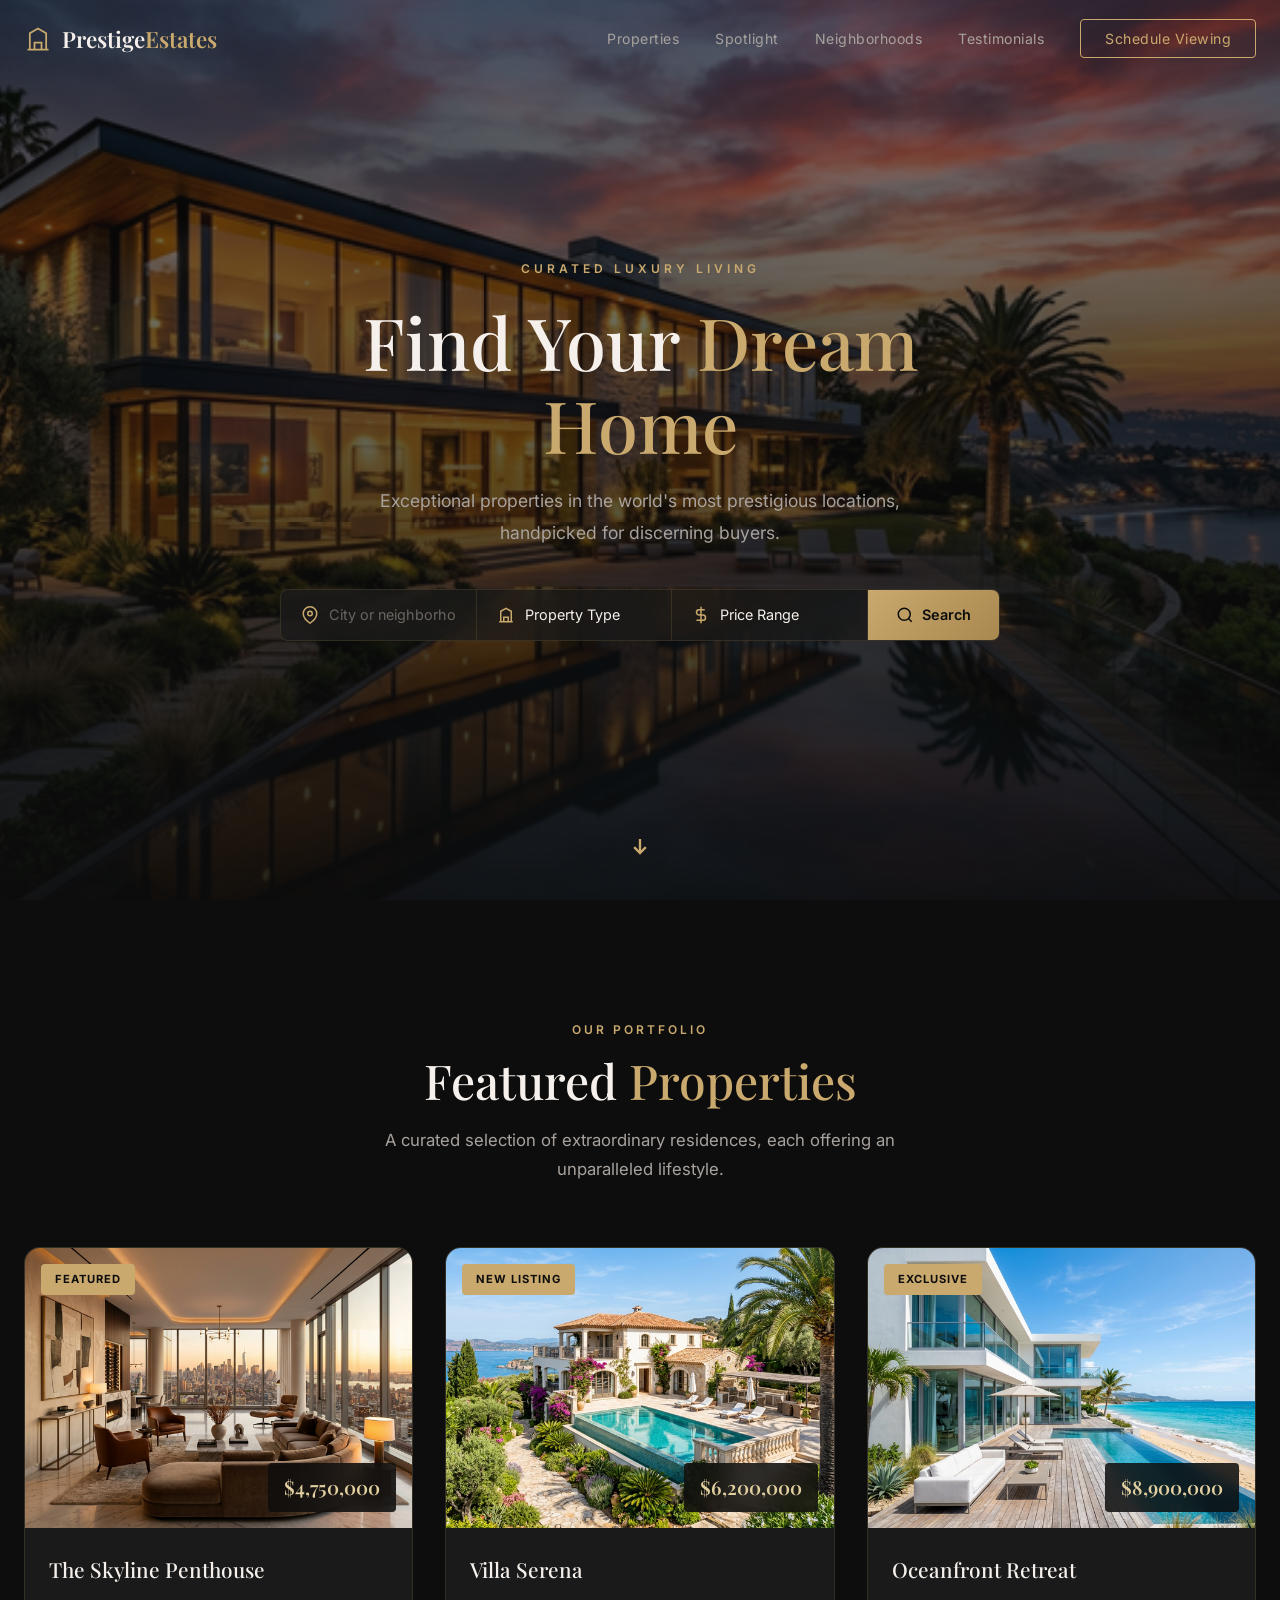
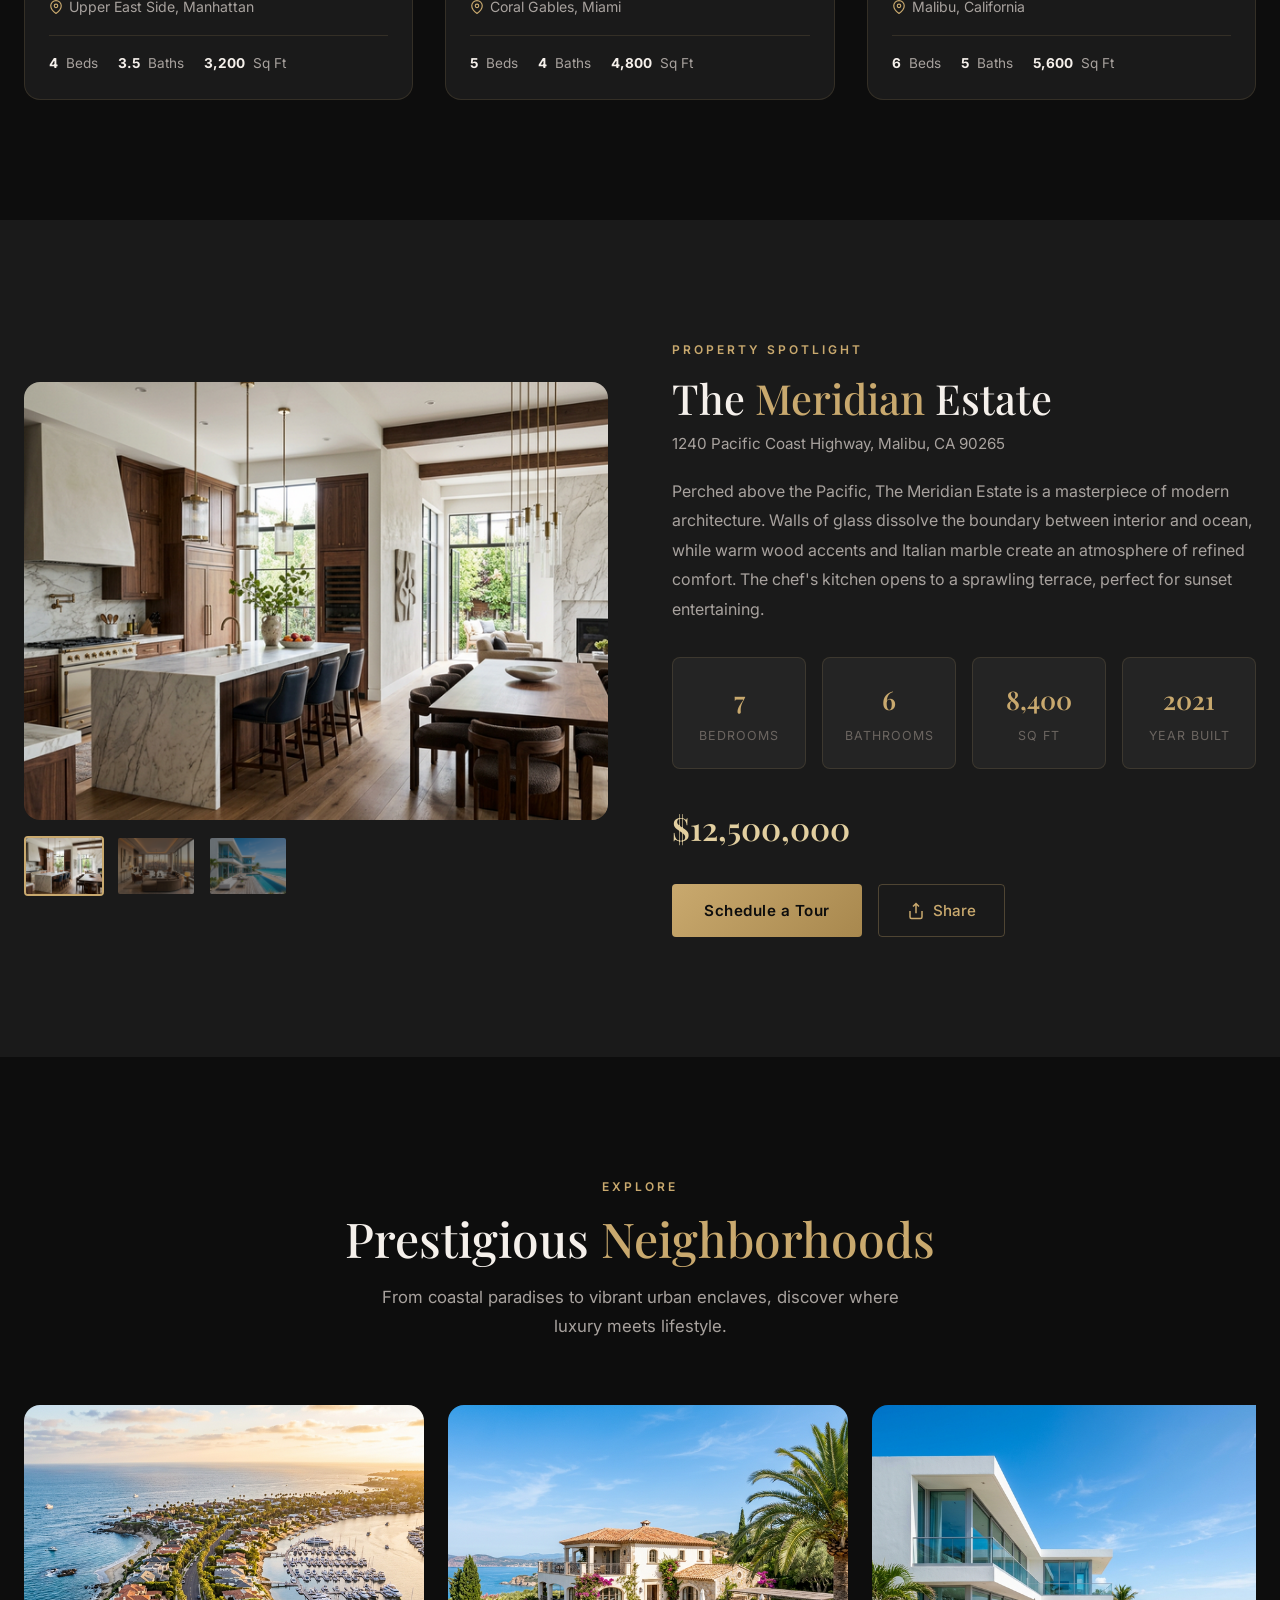
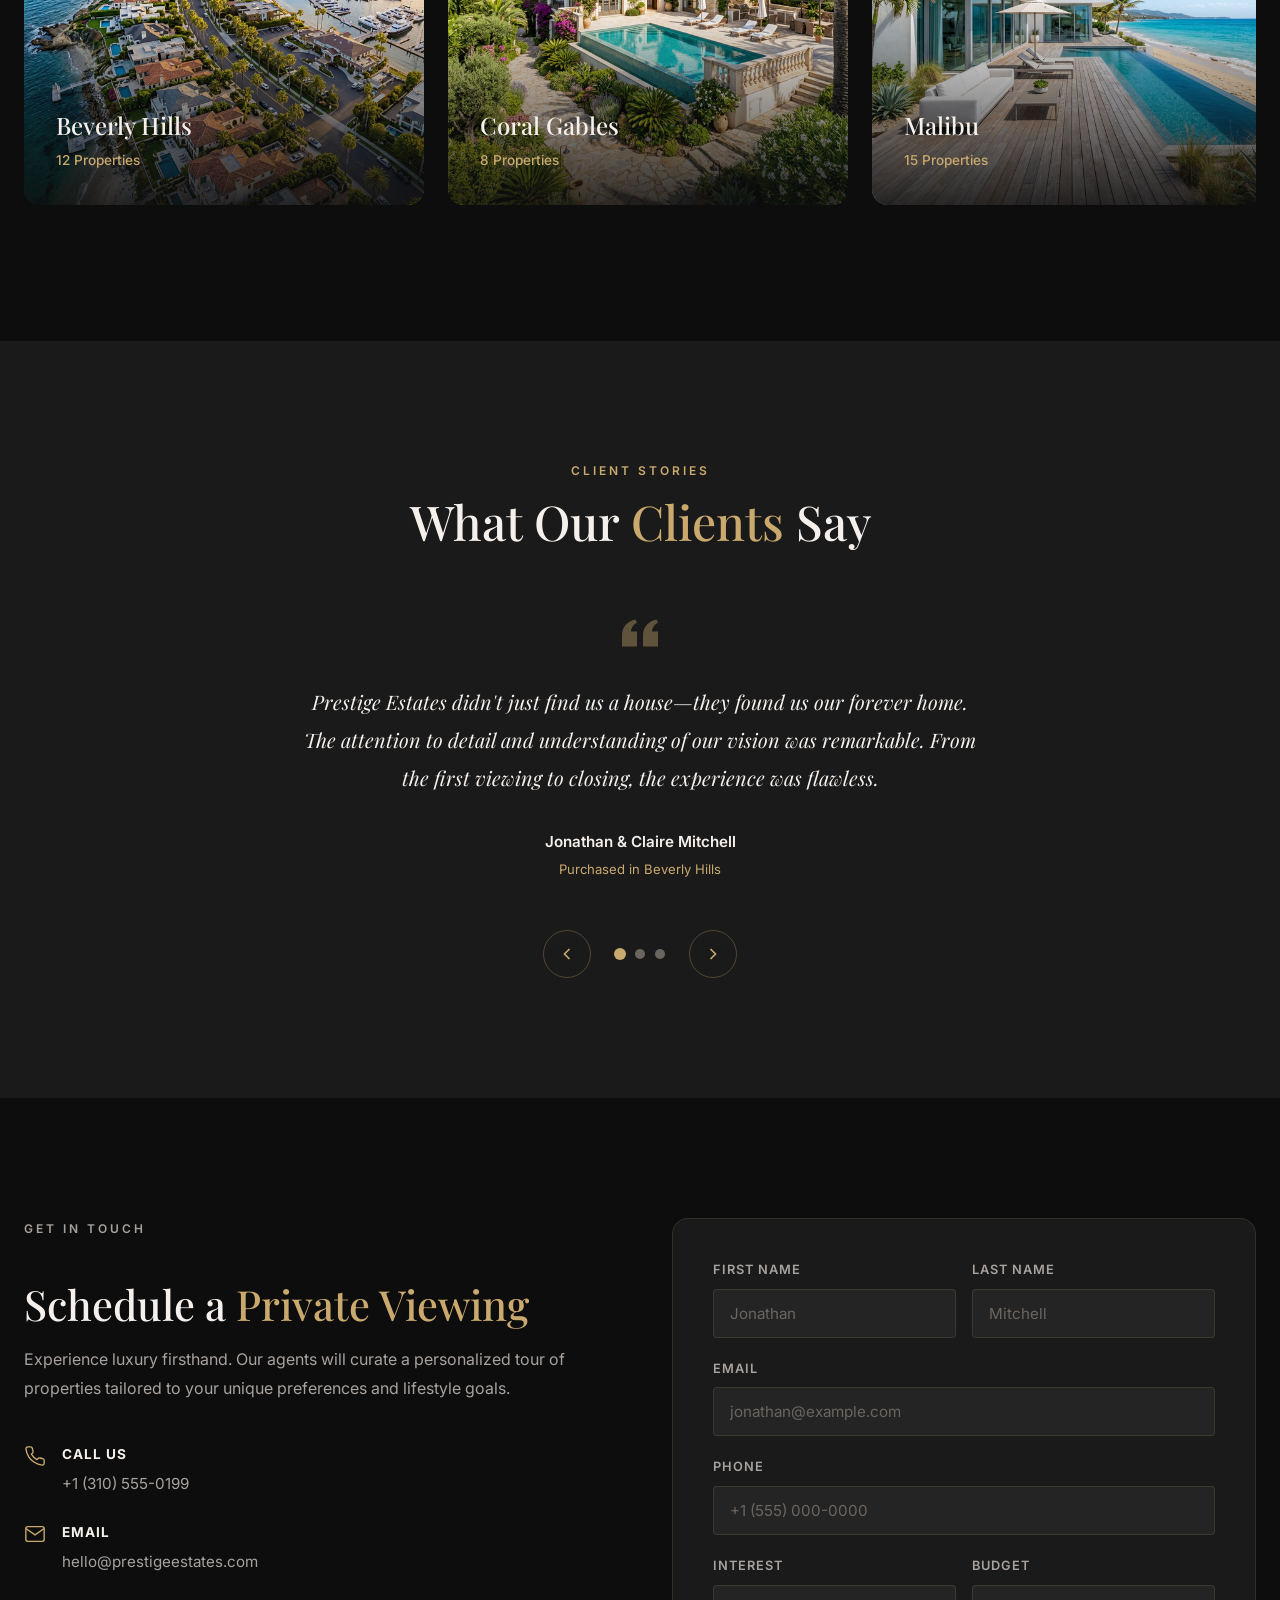
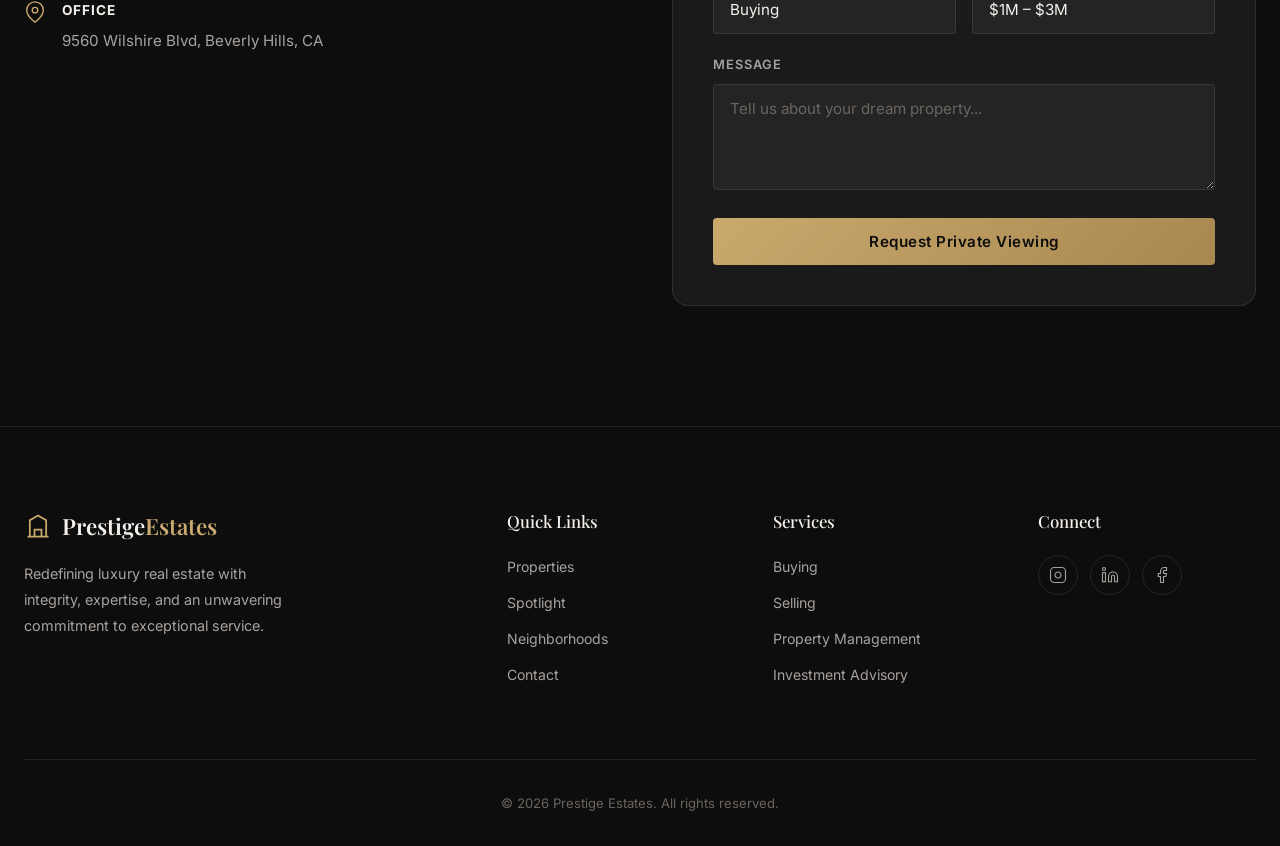
<file: freelance sample websites/luxury-real-estate/index.html>
<!DOCTYPE html>
<html lang="en">
<head>
  <meta charset="UTF-8" />
  <meta name="viewport" content="width=device-width, initial-scale=1.0" />
  <title>Prestige Estates – Luxury Real Estate</title>
  <meta name="description" content="Discover extraordinary luxury properties. Prestige Estates offers curated high-end homes, penthouses, and villas in the world's most desirable locations." />
  <link rel="preconnect" href="https://fonts.googleapis.com" />
  <link rel="preconnect" href="https://fonts.gstatic.com" crossorigin />
  <link href="https://fonts.googleapis.com/css2?family=Playfair+Display:ital,wght@0,400;0,500;0,600;0,700;1,400&family=Inter:wght@300;400;500;600&display=swap" rel="stylesheet" />
  <link rel="stylesheet" href="styles.css" />
</head>
<body>
  <!-- ===================== NAVBAR ===================== -->
  <nav class="navbar" id="navbar">
    <div class="nav-container">
      <a href="#" class="nav-logo">
        <svg class="logo-icon" viewBox="0 0 24 24" fill="none" stroke="currentColor" stroke-width="1.5">
          <path d="M3 21h18M5 21V7l7-4 7 4v14M9 21v-6h6v6"/>
        </svg>
        <span>Prestige<span class="gold">Estates</span></span>
      </a>
      <ul class="nav-links" id="navLinks">
        <li><a href="#properties">Properties</a></li>
        <li><a href="#spotlight">Spotlight</a></li>
        <li><a href="#neighborhoods">Neighborhoods</a></li>
        <li><a href="#testimonials">Testimonials</a></li>
        <li><a href="#contact" class="nav-cta">Schedule Viewing</a></li>
      </ul>
      <button class="hamburger" id="hamburger" aria-label="Toggle navigation">
        <span></span><span></span><span></span>
      </button>
    </div>
  </nav>

  <!-- ===================== HERO ===================== -->
  <header class="hero" id="hero">
    <div class="hero-parallax" style="background-image:url('images/hero.png')"></div>
    <div class="hero-overlay"></div>
    <div class="hero-content reveal">
      <p class="hero-sub">Curated Luxury Living</p>
      <h1>Find Your <span class="gold">Dream Home</span></h1>
      <p class="hero-desc">Exceptional properties in the world's most prestigious locations, handpicked for discerning buyers.</p>
      <div class="hero-search">
        <div class="search-field">
          <svg viewBox="0 0 24 24" fill="none" stroke="currentColor" stroke-width="2"><path d="M21 10c0 7-9 13-9 13s-9-6-9-13a9 9 0 0 1 18 0z"/><circle cx="12" cy="10" r="3"/></svg>
          <input type="text" placeholder="City or neighborhood" />
        </div>
        <div class="search-field">
          <svg viewBox="0 0 24 24" fill="none" stroke="currentColor" stroke-width="2"><path d="M3 21h18M5 21V7l7-4 7 4v14M9 21v-6h6v6"/></svg>
          <select>
            <option>Property Type</option>
            <option>Penthouse</option>
            <option>Villa</option>
            <option>Estate</option>
            <option>Beachfront</option>
          </select>
        </div>
        <div class="search-field">
          <svg viewBox="0 0 24 24" fill="none" stroke="currentColor" stroke-width="2"><line x1="12" y1="1" x2="12" y2="23"/><path d="M17 5H9.5a3.5 3.5 0 0 0 0 7h5a3.5 3.5 0 0 1 0 7H6"/></svg>
          <select>
            <option>Price Range</option>
            <option>$1M – $3M</option>
            <option>$3M – $5M</option>
            <option>$5M – $10M</option>
            <option>$10M+</option>
          </select>
        </div>
        <button class="search-btn">
          <svg viewBox="0 0 24 24" fill="none" stroke="currentColor" stroke-width="2"><circle cx="11" cy="11" r="8"/><line x1="21" y1="21" x2="16.65" y2="16.65"/></svg>
          Search
        </button>
      </div>
    </div>
    <a href="#properties" class="scroll-indicator" aria-label="Scroll down">
      <svg viewBox="0 0 24 24" fill="none" stroke="currentColor" stroke-width="2"><polyline points="7 13 12 18 17 13"/><line x1="12" y1="6" x2="12" y2="18"/></svg>
    </a>
  </header>

  <!-- ===================== FEATURED PROPERTIES ===================== -->
  <section class="properties" id="properties">
    <div class="container">
      <div class="section-heading reveal">
        <p class="section-tag">Our Portfolio</p>
        <h2>Featured <span class="gold">Properties</span></h2>
        <p class="section-desc">A curated selection of extraordinary residences, each offering an unparalleled lifestyle.</p>
      </div>
      <div class="property-grid">
        <!-- Card 1 -->
        <article class="property-card reveal">
          <div class="card-image">
            <img src="images/property-1.png" alt="The Skyline Penthouse" loading="lazy" />
            <span class="card-badge">Featured</span>
            <div class="card-price">$4,750,000</div>
          </div>
          <div class="card-body">
            <h3>The Skyline Penthouse</h3>
            <p class="card-location">
              <svg viewBox="0 0 24 24" fill="none" stroke="currentColor" stroke-width="2"><path d="M21 10c0 7-9 13-9 13s-9-6-9-13a9 9 0 0 1 18 0z"/><circle cx="12" cy="10" r="3"/></svg>
              Upper East Side, Manhattan
            </p>
            <div class="card-stats">
              <span><strong>4</strong> Beds</span>
              <span><strong>3.5</strong> Baths</span>
              <span><strong>3,200</strong> Sq Ft</span>
            </div>
          </div>
        </article>
        <!-- Card 2 -->
        <article class="property-card reveal">
          <div class="card-image">
            <img src="images/property-2.png" alt="Villa Serena" loading="lazy" />
            <span class="card-badge">New Listing</span>
            <div class="card-price">$6,200,000</div>
          </div>
          <div class="card-body">
            <h3>Villa Serena</h3>
            <p class="card-location">
              <svg viewBox="0 0 24 24" fill="none" stroke="currentColor" stroke-width="2"><path d="M21 10c0 7-9 13-9 13s-9-6-9-13a9 9 0 0 1 18 0z"/><circle cx="12" cy="10" r="3"/></svg>
              Coral Gables, Miami
            </p>
            <div class="card-stats">
              <span><strong>5</strong> Beds</span>
              <span><strong>4</strong> Baths</span>
              <span><strong>4,800</strong> Sq Ft</span>
            </div>
          </div>
        </article>
        <!-- Card 3 -->
        <article class="property-card reveal">
          <div class="card-image">
            <img src="images/property-3.png" alt="Oceanfront Retreat" loading="lazy" />
            <span class="card-badge">Exclusive</span>
            <div class="card-price">$8,900,000</div>
          </div>
          <div class="card-body">
            <h3>Oceanfront Retreat</h3>
            <p class="card-location">
              <svg viewBox="0 0 24 24" fill="none" stroke="currentColor" stroke-width="2"><path d="M21 10c0 7-9 13-9 13s-9-6-9-13a9 9 0 0 1 18 0z"/><circle cx="12" cy="10" r="3"/></svg>
              Malibu, California
            </p>
            <div class="card-stats">
              <span><strong>6</strong> Beds</span>
              <span><strong>5</strong> Baths</span>
              <span><strong>5,600</strong> Sq Ft</span>
            </div>
          </div>
        </article>
      </div>
    </div>
  </section>

  <!-- ===================== PROPERTY SPOTLIGHT ===================== -->
  <section class="spotlight" id="spotlight">
    <div class="container">
      <div class="spotlight-grid">
        <div class="spotlight-gallery reveal">
          <div class="gallery-main">
            <img src="images/spotlight.png" alt="Spotlight property main view" id="galleryMain" />
          </div>
          <div class="gallery-thumbs">
            <img src="images/spotlight.png" alt="Kitchen view" class="thumb active" data-src="images/spotlight.png" />
            <img src="images/property-1.png" alt="Living room view" class="thumb" data-src="images/property-1.png" />
            <img src="images/property-3.png" alt="Exterior view" class="thumb" data-src="images/property-3.png" />
          </div>
        </div>
        <div class="spotlight-details reveal">
          <p class="section-tag">Property Spotlight</p>
          <h2>The <span class="gold">Meridian</span> Estate</h2>
          <p class="spotlight-address">1240 Pacific Coast Highway, Malibu, CA 90265</p>
          <p class="spotlight-text">Perched above the Pacific, The Meridian Estate is a masterpiece of modern architecture. Walls of glass dissolve the boundary between interior and ocean, while warm wood accents and Italian marble create an atmosphere of refined comfort. The chef's kitchen opens to a sprawling terrace, perfect for sunset entertaining.</p>
          <div class="spotlight-stats">
            <div class="stat-item">
              <span class="stat-value">7</span>
              <span class="stat-label">Bedrooms</span>
            </div>
            <div class="stat-item">
              <span class="stat-value">6</span>
              <span class="stat-label">Bathrooms</span>
            </div>
            <div class="stat-item">
              <span class="stat-value">8,400</span>
              <span class="stat-label">Sq Ft</span>
            </div>
            <div class="stat-item">
              <span class="stat-value">2021</span>
              <span class="stat-label">Year Built</span>
            </div>
          </div>
          <div class="spotlight-price">$12,500,000</div>
          <div class="spotlight-actions">
            <a href="#contact" class="btn-primary">Schedule a Tour</a>
            <button class="btn-outline">
              <svg viewBox="0 0 24 24" fill="none" stroke="currentColor" stroke-width="2"><path d="M4 12v8a2 2 0 002 2h12a2 2 0 002-2v-8M16 6l-4-4-4 4M12 2v13"/></svg>
              Share
            </button>
          </div>
        </div>
      </div>
    </div>
  </section>

  <!-- ===================== NEIGHBORHOODS ===================== -->
  <section class="neighborhoods" id="neighborhoods">
    <div class="container">
      <div class="section-heading reveal">
        <p class="section-tag">Explore</p>
        <h2>Prestigious <span class="gold">Neighborhoods</span></h2>
        <p class="section-desc">From coastal paradises to vibrant urban enclaves, discover where luxury meets lifestyle.</p>
      </div>
      <div class="neighborhood-scroll reveal">
        <div class="neighborhood-card">
          <img src="images/neighborhood-1.png" alt="Beverly Hills" loading="lazy" />
          <div class="neighborhood-overlay">
            <h3>Beverly Hills</h3>
            <p>12 Properties</p>
          </div>
        </div>
        <div class="neighborhood-card">
          <img src="images/property-2.png" alt="Coral Gables" loading="lazy" />
          <div class="neighborhood-overlay">
            <h3>Coral Gables</h3>
            <p>8 Properties</p>
          </div>
        </div>
        <div class="neighborhood-card">
          <img src="images/property-3.png" alt="Malibu" loading="lazy" />
          <div class="neighborhood-overlay">
            <h3>Malibu</h3>
            <p>15 Properties</p>
          </div>
        </div>
        <div class="neighborhood-card">
          <img src="images/property-1.png" alt="Manhattan" loading="lazy" />
          <div class="neighborhood-overlay">
            <h3>Manhattan</h3>
            <p>22 Properties</p>
          </div>
        </div>
      </div>
    </div>
  </section>

  <!-- ===================== TESTIMONIALS ===================== -->
  <section class="testimonials" id="testimonials">
    <div class="container">
      <div class="section-heading reveal">
        <p class="section-tag">Client Stories</p>
        <h2>What Our <span class="gold">Clients</span> Say</h2>
      </div>
      <div class="testimonial-carousel reveal">
        <div class="testimonial-track" id="testimonialTrack">
          <div class="testimonial-slide">
            <svg class="quote-icon" viewBox="0 0 24 24" fill="currentColor"><path d="M14.017 21v-7.391c0-5.704 3.731-9.57 8.983-10.609l.995 2.151c-2.432.917-3.995 3.638-3.995 5.849h4v10h-9.983zm-14.017 0v-7.391c0-5.704 3.748-9.57 9-10.609l.996 2.151c-2.433.917-3.996 3.638-3.996 5.849h3.983v10h-9.983z"/></svg>
            <p class="testimonial-text">Prestige Estates didn't just find us a house—they found us our forever home. The attention to detail and understanding of our vision was remarkable. From the first viewing to closing, the experience was flawless.</p>
            <div class="testimonial-author">
              <div class="author-info">
                <strong>Jonathan & Claire Mitchell</strong>
                <span>Purchased in Beverly Hills</span>
              </div>
            </div>
          </div>
          <div class="testimonial-slide">
            <svg class="quote-icon" viewBox="0 0 24 24" fill="currentColor"><path d="M14.017 21v-7.391c0-5.704 3.731-9.57 8.983-10.609l.995 2.151c-2.432.917-3.995 3.638-3.995 5.849h4v10h-9.983zm-14.017 0v-7.391c0-5.704 3.748-9.57 9-10.609l.996 2.151c-2.433.917-3.996 3.638-3.996 5.849h3.983v10h-9.983z"/></svg>
            <p class="testimonial-text">As an international buyer, I was concerned about the complexity. Prestige made the entire process seamless, handling everything with professionalism and genuine care. Our Malibu retreat exceeded every expectation.</p>
            <div class="testimonial-author">
              <div class="author-info">
                <strong>Alessandro Moretti</strong>
                <span>Purchased in Malibu</span>
              </div>
            </div>
          </div>
          <div class="testimonial-slide">
            <svg class="quote-icon" viewBox="0 0 24 24" fill="currentColor"><path d="M14.017 21v-7.391c0-5.704 3.731-9.57 8.983-10.609l.995 2.151c-2.432.917-3.995 3.638-3.995 5.849h4v10h-9.983zm-14.017 0v-7.391c0-5.704 3.748-9.57 9-10.609l.996 2.151c-2.433.917-3.996 3.638-3.996 5.849h3.983v10h-9.983z"/></svg>
            <p class="testimonial-text">The team at Prestige curated an exclusive portfolio of penthouses tailored to our lifestyle. Their market knowledge and negotiation skills saved us considerably. An unmatched luxury experience.</p>
            <div class="testimonial-author">
              <div class="author-info">
                <strong>David & Sophia Chen</strong>
                <span>Purchased in Manhattan</span>
              </div>
            </div>
          </div>
        </div>
        <div class="testimonial-controls">
          <button class="carousel-btn" id="prevBtn" aria-label="Previous testimonial">
            <svg viewBox="0 0 24 24" fill="none" stroke="currentColor" stroke-width="2"><polyline points="15 18 9 12 15 6"/></svg>
          </button>
          <div class="carousel-dots" id="carouselDots">
            <span class="dot active"></span>
            <span class="dot"></span>
            <span class="dot"></span>
          </div>
          <button class="carousel-btn" id="nextBtn" aria-label="Next testimonial">
            <svg viewBox="0 0 24 24" fill="none" stroke="currentColor" stroke-width="2"><polyline points="9 18 15 12 9 6"/></svg>
          </button>
        </div>
      </div>
    </div>
  </section>

  <!-- ===================== CONTACT ===================== -->
  <section class="contact" id="contact">
    <div class="container">
      <div class="contact-grid">
        <div class="contact-info reveal">
          <p class="section-tag">Get in Touch</p>
          <h2>Schedule a <span class="gold">Private Viewing</span></h2>
          <p>Experience luxury firsthand. Our agents will curate a personalized tour of properties tailored to your unique preferences and lifestyle goals.</p>
          <div class="contact-details">
            <div class="contact-item">
              <svg viewBox="0 0 24 24" fill="none" stroke="currentColor" stroke-width="1.5"><path d="M22 16.92v3a2 2 0 0 1-2.18 2 19.79 19.79 0 0 1-8.63-3.07 19.5 19.5 0 0 1-6-6 19.79 19.79 0 0 1-3.07-8.67A2 2 0 0 1 4.11 2h3a2 2 0 0 1 2 1.72 12.84 12.84 0 0 0 .7 2.81 2 2 0 0 1-.45 2.11L8.09 9.91a16 16 0 0 0 6 6l1.27-1.27a2 2 0 0 1 2.11-.45 12.84 12.84 0 0 0 2.81.7A2 2 0 0 1 22 16.92z"/></svg>
              <div>
                <strong>Call Us</strong>
                <span>+1 (310) 555-0199</span>
              </div>
            </div>
            <div class="contact-item">
              <svg viewBox="0 0 24 24" fill="none" stroke="currentColor" stroke-width="1.5"><path d="M4 4h16c1.1 0 2 .9 2 2v12c0 1.1-.9 2-2 2H4c-1.1 0-2-.9-2-2V6c0-1.1.9-2 2-2z"/><polyline points="22,6 12,13 2,6"/></svg>
              <div>
                <strong>Email</strong>
                <span>hello@prestigeestates.com</span>
              </div>
            </div>
            <div class="contact-item">
              <svg viewBox="0 0 24 24" fill="none" stroke="currentColor" stroke-width="1.5"><path d="M21 10c0 7-9 13-9 13s-9-6-9-13a9 9 0 0 1 18 0z"/><circle cx="12" cy="10" r="3"/></svg>
              <div>
                <strong>Office</strong>
                <span>9560 Wilshire Blvd, Beverly Hills, CA</span>
              </div>
            </div>
          </div>
        </div>
        <form class="contact-form reveal" id="contactForm">
          <div class="form-row">
            <div class="form-group">
              <label for="firstName">First Name</label>
              <input type="text" id="firstName" placeholder="Jonathan" required />
            </div>
            <div class="form-group">
              <label for="lastName">Last Name</label>
              <input type="text" id="lastName" placeholder="Mitchell" required />
            </div>
          </div>
          <div class="form-group">
            <label for="email">Email</label>
            <input type="email" id="email" placeholder="jonathan@example.com" required />
          </div>
          <div class="form-group">
            <label for="phone">Phone</label>
            <input type="tel" id="phone" placeholder="+1 (555) 000-0000" />
          </div>
          <div class="form-row">
            <div class="form-group">
              <label for="interest">Interest</label>
              <select id="interest">
                <option>Buying</option>
                <option>Selling</option>
                <option>Both</option>
              </select>
            </div>
            <div class="form-group">
              <label for="budget">Budget</label>
              <select id="budget">
                <option>$1M – $3M</option>
                <option>$3M – $5M</option>
                <option>$5M – $10M</option>
                <option>$10M+</option>
              </select>
            </div>
          </div>
          <div class="form-group">
            <label for="message">Message</label>
            <textarea id="message" rows="4" placeholder="Tell us about your dream property..."></textarea>
          </div>
          <button type="submit" class="btn-primary full-width">Request Private Viewing</button>
        </form>
      </div>
    </div>
  </section>

  <!-- ===================== FOOTER ===================== -->
  <footer class="footer">
    <div class="container">
      <div class="footer-grid">
        <div class="footer-brand">
          <a href="#" class="nav-logo">
            <svg class="logo-icon" viewBox="0 0 24 24" fill="none" stroke="currentColor" stroke-width="1.5">
              <path d="M3 21h18M5 21V7l7-4 7 4v14M9 21v-6h6v6"/>
            </svg>
            <span>Prestige<span class="gold">Estates</span></span>
          </a>
          <p>Redefining luxury real estate with integrity, expertise, and an unwavering commitment to exceptional service.</p>
        </div>
        <div class="footer-links">
          <h4>Quick Links</h4>
          <a href="#properties">Properties</a>
          <a href="#spotlight">Spotlight</a>
          <a href="#neighborhoods">Neighborhoods</a>
          <a href="#contact">Contact</a>
        </div>
        <div class="footer-links">
          <h4>Services</h4>
          <a href="#">Buying</a>
          <a href="#">Selling</a>
          <a href="#">Property Management</a>
          <a href="#">Investment Advisory</a>
        </div>
        <div class="footer-links">
          <h4>Connect</h4>
          <div class="social-links">
            <a href="#" aria-label="Instagram">
              <svg viewBox="0 0 24 24" fill="none" stroke="currentColor" stroke-width="1.5"><rect x="2" y="2" width="20" height="20" rx="5" ry="5"/><path d="M16 11.37A4 4 0 1112.63 8 4 4 0 0116 11.37z"/><line x1="17.5" y1="6.5" x2="17.51" y2="6.5"/></svg>
            </a>
            <a href="#" aria-label="LinkedIn">
              <svg viewBox="0 0 24 24" fill="none" stroke="currentColor" stroke-width="1.5"><path d="M16 8a6 6 0 016 6v7h-4v-7a2 2 0 00-2-2 2 2 0 00-2 2v7h-4v-7a6 6 0 016-6z"/><rect x="2" y="9" width="4" height="12"/><circle cx="4" cy="4" r="2"/></svg>
            </a>
            <a href="#" aria-label="Facebook">
              <svg viewBox="0 0 24 24" fill="none" stroke="currentColor" stroke-width="1.5"><path d="M18 2h-3a5 5 0 00-5 5v3H7v4h3v8h4v-8h3l1-4h-4V7a1 1 0 011-1h3z"/></svg>
            </a>
          </div>
        </div>
      </div>
      <div class="footer-bottom">
        <p>&copy; 2026 Prestige Estates. All rights reserved.</p>
      </div>
    </div>
  </footer>

  <script src="script.js"></script>
</body>
</html>
</file>
<file: styles.css>
/* ===========================
   DESIGN TOKENS
   =========================== */
@import url('https://fonts.googleapis.com/css2?family=Inter:wght@300;400;500;600;700;800;900&display=swap');

:root {
  --bg-primary: #0F1117;
  --bg-secondary: #151820;
  --bg-card: #1A1E2B;
  --bg-card-hover: #1F2435;
  --accent: #3B6EF8;
  --accent-light: #5A8BFF;
  --accent-glow: rgba(59, 110, 248, 0.25);
  --accent-dim: rgba(59, 110, 248, 0.12);
  --text-primary: #F0F2FF;
  --text-secondary: #8891A8;
  --text-muted: #50576E;
  --border: rgba(255, 255, 255, 0.07);
  --border-accent: rgba(59, 110, 248, 0.35);
  --radius-sm: 8px;
  --radius-md: 14px;
  --radius-lg: 20px;
  --radius-xl: 28px;
  --shadow-card: 0 4px 30px rgba(0, 0, 0, 0.4);
  --shadow-accent: 0 0 40px rgba(59, 110, 248, 0.2);
  --transition: 0.35s cubic-bezier(0.4, 0, 0.2, 1);
  --font: 'Inter', sans-serif;
  --max-w: 1200px;
}

/* ===========================
   RESET & BASE
   =========================== */
*,
*::before,
*::after {
  box-sizing: border-box;
  margin: 0;
  padding: 0;
}

html {
  scroll-behavior: smooth;
  font-size: 16px;
}

body {
  font-family: var(--font);
  background: var(--bg-primary);
  color: var(--text-primary);
  line-height: 1.6;
  overflow-x: hidden;
}

body.modal-open {
  overflow: hidden;
}

a {
  text-decoration: none;
  color: inherit;
}

img {
  display: block;
  width: 100%;
}

ul {
  list-style: none;
}

section {
  padding: 100px 24px;
}

.container {
  width: 100%;
  max-width: var(--max-w);
  margin: 0 auto;
}

/* ===========================
   SCROLL REVEAL
   =========================== */
.reveal {
  opacity: 0;
  transform: translateY(36px);
  transition: opacity 0.7s ease, transform 0.7s ease;
}

.reveal.visible {
  opacity: 1;
  transform: none;
}

.reveal-delay-1 {
  transition-delay: 0.1s;
}

.reveal-delay-2 {
  transition-delay: 0.2s;
}

.reveal-delay-3 {
  transition-delay: 0.3s;
}

.reveal-delay-4 {
  transition-delay: 0.4s;
}

/* ===========================
   NAVIGATION
   =========================== */
.nav {
  position: fixed;
  top: 0;
  left: 0;
  right: 0;
  z-index: 1000;
  padding: 0 32px;
  height: 68px;
  display: flex;
  align-items: center;
  justify-content: space-between;
  background: rgba(15, 17, 23, 0.6);
  backdrop-filter: blur(18px);
  -webkit-backdrop-filter: blur(18px);
  border-bottom: 1px solid var(--border);
  transition: background var(--transition);
}

.nav.scrolled {
  background: rgba(15, 17, 23, 0.92);
}

.nav-logo {
  display: flex;
  align-items: center;
  gap: 10px;
  font-weight: 800;
  font-size: 1.15rem;
  letter-spacing: -0.3px;
}

.nav-logo-img {
  height: 40px;
  width: auto;
  border-radius: var(--radius-sm);
  display: block;
}

.nav-links {
  display: flex;
  align-items: center;
  gap: 8px;
}

.nav-links a {
  color: var(--text-secondary);
  font-size: 0.9rem;
  font-weight: 500;
  padding: 7px 14px;
  border-radius: var(--radius-sm);
  transition: color var(--transition), background var(--transition);
}

.nav-links a:hover,
.nav-links a.active {
  color: var(--text-primary);
  background: rgba(255, 255, 255, 0.06);
}

.nav-cta {
  background: var(--accent) !important;
  color: #fff !important;
  padding: 8px 20px !important;
  border-radius: var(--radius-sm) !important;
  transition: box-shadow var(--transition), transform var(--transition) !important;
}

.nav-cta:hover {
  box-shadow: 0 0 24px var(--accent-glow) !important;
  transform: translateY(-1px) !important;
  background: var(--accent-light) !important;
}

.nav-burger {
  display: none;
  flex-direction: column;
  gap: 5px;
  cursor: pointer;
  padding: 4px;
}

.nav-burger span {
  width: 24px;
  height: 2px;
  background: var(--text-primary);
  border-radius: 2px;
  transition: var(--transition);
}

/* ===========================
   HERO
   =========================== */
.hero {
  min-height: 100vh;
  display: flex;
  align-items: center;
  justify-content: center;
  text-align: center;
  padding: 120px 24px 80px;
  position: relative;
  overflow: hidden;
}

.hero-bg {
  position: absolute;
  inset: 0;
  z-index: 0;
  background: radial-gradient(ellipse 70% 60% at 50% 30%, rgba(59, 110, 248, 0.18) 0%, transparent 70%),
    radial-gradient(ellipse 40% 50% at 80% 80%, rgba(90, 80, 200, 0.12) 0%, transparent 60%),
    radial-gradient(ellipse 50% 40% at 10% 70%, rgba(0, 200, 180, 0.07) 0%, transparent 60%),
    var(--bg-primary);
}

.hero-grid {
  position: absolute;
  inset: 0;
  background-image:
    linear-gradient(rgba(59, 110, 248, 0.04) 1px, transparent 1px),
    linear-gradient(90deg, rgba(59, 110, 248, 0.04) 1px, transparent 1px);
  background-size: 60px 60px;
  mask-image: radial-gradient(ellipse 80% 80% at 50% 50%, black 0%, transparent 80%);
}

.hero-particles {
  position: absolute;
  inset: 0;
  overflow: hidden;
  pointer-events: none;
}

.particle {
  position: absolute;
  border-radius: 50%;
  background: var(--accent);
  animation: floatParticle linear infinite;
  opacity: 0;
}

@keyframes floatParticle {
  0% {
    opacity: 0;
    transform: translateY(0) scale(0);
  }

  10% {
    opacity: 0.6;
  }

  90% {
    opacity: 0.3;
  }

  100% {
    opacity: 0;
    transform: translateY(-120vh) scale(1.2);
  }
}

.hero-badge {
  display: inline-flex;
  align-items: center;
  gap: 8px;
  background: var(--accent-dim);
  border: 1px solid var(--border-accent);
  color: var(--accent-light);
  font-size: 0.8rem;
  font-weight: 600;
  padding: 6px 16px;
  border-radius: 100px;
  margin-bottom: 28px;
  letter-spacing: 0.5px;
  text-transform: uppercase;
}

.hero-badge::before {
  content: '';
  width: 6px;
  height: 6px;
  border-radius: 50%;
  background: var(--accent-light);
  animation: pulse 2s infinite;
}

@keyframes pulse {

  0%,
  100% {
    opacity: 1;
    box-shadow: 0 0 0 0 var(--accent-light);
  }

  50% {
    opacity: 0.6;
    box-shadow: 0 0 0 6px transparent;
  }
}

.hero-content {
  position: relative;
  z-index: 1;
  max-width: 820px;
}

.hero h1 {
  font-size: clamp(2.6rem, 6vw, 4.5rem);
  font-weight: 900;
  line-height: 1.1;
  letter-spacing: -2px;
  margin-bottom: 24px;
}

.hero h1 .gradient-text {
  background: linear-gradient(135deg, #3B6EF8, #7B9FFF, #5AFFFF);
  -webkit-background-clip: text;
  -webkit-text-fill-color: transparent;
  background-clip: text;
}

.hero-sub {
  font-size: 1.15rem;
  color: var(--text-secondary);
  max-width: 560px;
  margin: 0 auto 40px;
  line-height: 1.75;
}

.hero-actions {
  display: flex;
  gap: 16px;
  justify-content: center;
  flex-wrap: wrap;
}

.hero-stats {
  display: flex;
  gap: 40px;
  justify-content: center;
  margin-top: 72px;
  flex-wrap: wrap;
}

.stat {
  text-align: center;
}

.stat-number {
  font-size: 2rem;
  font-weight: 800;
  color: var(--text-primary);
  letter-spacing: -1px;
}

.stat-number span {
  color: var(--accent-light);
}

.stat-label {
  font-size: 0.82rem;
  color: var(--text-muted);
  text-transform: uppercase;
  letter-spacing: 1px;
  margin-top: 2px;
}

.stat-divider {
  width: 1px;
  background: var(--border);
  height: 44px;
  align-self: center;
}

/* ===========================
   BUTTONS
   =========================== */
.btn {
  display: inline-flex;
  align-items: center;
  gap: 8px;
  font-family: var(--font);
  font-weight: 600;
  font-size: 0.95rem;
  padding: 14px 28px;
  border-radius: var(--radius-md);
  border: none;
  cursor: pointer;
  transition: var(--transition);
}

.btn-primary {
  background: var(--accent);
  color: #fff;
  box-shadow: 0 4px 20px var(--accent-glow);
}

.btn-primary:hover {
  background: var(--accent-light);
  box-shadow: 0 8px 32px rgba(59, 110, 248, 0.4);
  transform: translateY(-2px);
}

.btn-secondary {
  background: rgba(255, 255, 255, 0.06);
  color: var(--text-primary);
  border: 1px solid var(--border);
}

.btn-secondary:hover {
  background: rgba(255, 255, 255, 0.1);
  border-color: rgba(255, 255, 255, 0.15);
  transform: translateY(-2px);
}

/* ===========================
   SECTION LABELS
   =========================== */
.section-label {
  display: inline-flex;
  align-items: center;
  gap: 8px;
  font-size: 0.75rem;
  font-weight: 700;
  letter-spacing: 2px;
  text-transform: uppercase;
  color: var(--accent-light);
  margin-bottom: 16px;
}

.section-label::before,
.section-label::after {
  content: '';
  height: 1px;
  width: 24px;
  background: var(--accent);
}

.section-title {
  font-size: clamp(1.8rem, 4vw, 2.8rem);
  font-weight: 800;
  letter-spacing: -1px;
  line-height: 1.15;
  margin-bottom: 16px;
}

.section-sub {
  font-size: 1.05rem;
  color: var(--text-secondary);
  max-width: 520px;
  line-height: 1.75;
}

.text-center {
  text-align: center;
}

.text-center .section-sub {
  margin: 0 auto;
}

.text-center .section-label {
  margin: 0 auto 16px;
}

/* ===========================
   SERVICES
   =========================== */
.services {
  background: var(--bg-secondary);
}

.services-grid {
  display: grid;
  grid-template-columns: repeat(auto-fit, minmax(280px, 1fr));
  gap: 24px;
  margin-top: 60px;
}

.service-card {
  background: var(--bg-card);
  border: 1px solid var(--border);
  border-radius: var(--radius-lg);
  padding: 36px 32px;
  transition: var(--transition);
  position: relative;
  overflow: hidden;
  cursor: pointer;
}

.service-card::before {
  content: '';
  position: absolute;
  inset: 0;
  border-radius: var(--radius-lg);
  background: linear-gradient(135deg, var(--accent-dim), transparent);
  opacity: 0;
  transition: opacity var(--transition);
}

.service-card:hover {
  border-color: var(--border-accent);
  transform: translateY(-6px);
  box-shadow: var(--shadow-card), var(--shadow-accent);
}

.service-card:hover::before {
  opacity: 1;
}

.service-icon {
  width: 54px;
  height: 54px;
  border-radius: var(--radius-md);
  background: var(--accent-dim);
  border: 1px solid var(--border-accent);
  display: flex;
  align-items: center;
  justify-content: center;
  font-size: 1.5rem;
  margin-bottom: 24px;
  transition: var(--transition);
}

.service-card:hover .service-icon {
  background: var(--accent);
  box-shadow: 0 0 24px var(--accent-glow);
  border-color: var(--accent);
}

.service-card h3 {
  font-size: 1.2rem;
  font-weight: 700;
  margin-bottom: 12px;
  letter-spacing: -0.3px;
}

.service-card p {
  color: var(--text-secondary);
  font-size: 0.95rem;
  line-height: 1.7;
  margin-bottom: 20px;
}

.service-tags {
  display: flex;
  gap: 8px;
  flex-wrap: wrap;
}

.tag {
  font-size: 0.75rem;
  font-weight: 600;
  color: var(--accent-light);
  background: var(--accent-dim);
  border: 1px solid var(--border-accent);
  padding: 4px 12px;
  border-radius: 100px;
}

/* ===========================
   PORTFOLIO
   =========================== */
.portfolio {
  background: var(--bg-primary);
}

.portfolio-filter {
  display: flex;
  gap: 8px;
  justify-content: center;
  margin: 40px 0;
  flex-wrap: wrap;
}

.filter-btn {
  font-family: var(--font);
  font-size: 0.85rem;
  font-weight: 600;
  color: var(--text-secondary);
  background: transparent;
  border: 1px solid var(--border);
  padding: 8px 20px;
  border-radius: 100px;
  cursor: pointer;
  transition: var(--transition);
}

.filter-btn:hover,
.filter-btn.active {
  color: var(--text-primary);
  border-color: var(--accent);
  background: var(--accent-dim);
}

.portfolio-grid {
  display: grid;
  grid-template-columns: repeat(auto-fit, minmax(330px, 1fr));
  gap: 24px;
}

.portfolio-card {
  border-radius: var(--radius-lg);
  overflow: hidden;
  border: 1px solid var(--border);
  background: var(--bg-card);
  transition: var(--transition);
  cursor: pointer;
}

.portfolio-card:hover {
  transform: translateY(-8px);
  border-color: var(--border-accent);
  box-shadow: var(--shadow-card), var(--shadow-accent);
}

.portfolio-card:focus-visible {
  outline: 2px solid var(--accent-light);
  outline-offset: 4px;
}

.portfolio-img {
  position: relative;
  overflow: hidden;
  aspect-ratio: 16 / 10;
  background: var(--bg-secondary);
}

.portfolio-img img {
  width: 100%;
  height: 100%;
  object-fit: cover;
  transition: transform 0.6s ease;
}

.portfolio-card:hover .portfolio-img img {
  transform: scale(1.06);
}

.portfolio-overlay {
  position: absolute;
  inset: 0;
  background: linear-gradient(to top, rgba(10, 12, 20, 0.95) 0%, rgba(10, 12, 20, 0.2) 60%, transparent 100%);
  display: flex;
  align-items: flex-end;
  padding: 24px;
  opacity: 0;
  transition: opacity var(--transition);
}

.portfolio-card:hover .portfolio-overlay {
  opacity: 1;
}

.portfolio-overlay-content {
  transform: translateY(10px);
  transition: transform var(--transition);
}

.portfolio-card:hover .portfolio-overlay-content {
  transform: none;
}

.overlay-category {
  font-size: 0.7rem;
  font-weight: 700;
  text-transform: uppercase;
  letter-spacing: 1.5px;
  color: var(--accent-light);
  margin-bottom: 6px;
}

.overlay-title {
  font-size: 1.1rem;
  font-weight: 700;
}

.portfolio-body {
  padding: 22px 24px;
}

.portfolio-meta {
  display: flex;
  align-items: center;
  justify-content: space-between;
  margin-bottom: 10px;
}

.portfolio-category-badge {
  font-size: 0.72rem;
  font-weight: 700;
  text-transform: uppercase;
  letter-spacing: 1px;
  color: var(--accent-light);
  background: var(--accent-dim);
  border: 1px solid var(--border-accent);
  padding: 3px 10px;
  border-radius: 100px;
}

.portfolio-year {
  font-size: 0.8rem;
  color: var(--text-muted);
}

.portfolio-card h3 {
  font-size: 1.1rem;
  font-weight: 700;
  margin-bottom: 8px;
  letter-spacing: -0.2px;
}

.portfolio-card p {
  font-size: 0.88rem;
  color: var(--text-secondary);
  line-height: 1.65;
  margin-bottom: 16px;
}

.portfolio-stats {
  display: flex;
  gap: 20px;
  border-top: 1px solid var(--border);
  padding-top: 16px;
}

.pstat {
  text-align: left;
}

.pstat-num {
  font-size: 1rem;
  font-weight: 800;
  color: var(--accent-light);
}

.pstat-label {
  font-size: 0.72rem;
  color: var(--text-muted);
  text-transform: uppercase;
  letter-spacing: 0.5px;
}

/* ===========================
   SAMPLE SITE PREVIEW MODAL
   =========================== */
.site-preview-modal {
  position: fixed;
  inset: 0;
  z-index: 1200;
  opacity: 0;
  visibility: hidden;
  transition: opacity var(--transition), visibility var(--transition);
}

.site-preview-modal.open {
  opacity: 1;
  visibility: visible;
}

.site-preview-backdrop {
  position: absolute;
  inset: 0;
  background: rgba(7, 10, 18, 0.82);
  backdrop-filter: blur(10px);
  -webkit-backdrop-filter: blur(10px);
  display: flex;
  align-items: center;
  justify-content: center;
  padding: 28px;
}

.site-preview-panel {
  width: min(1180px, 100%);
  height: min(88vh, 900px);
  background: #0b0f18;
  border: 1px solid var(--border-accent);
  border-radius: var(--radius-xl);
  box-shadow: 0 24px 80px rgba(0, 0, 0, 0.55);
  overflow: hidden;
  display: flex;
  flex-direction: column;
}

.site-preview-header {
  display: flex;
  align-items: center;
  justify-content: space-between;
  gap: 16px;
  padding: 18px 20px;
  border-bottom: 1px solid var(--border);
  background: rgba(255, 255, 255, 0.02);
}

.site-preview-eyebrow {
  font-size: 0.72rem;
  text-transform: uppercase;
  letter-spacing: 1.4px;
  color: var(--accent-light);
  margin-bottom: 4px;
}

.site-preview-header h3 {
  font-size: 1.1rem;
  letter-spacing: -0.2px;
}

.site-preview-actions {
  display: flex;
  align-items: center;
  gap: 10px;
}

.site-preview-btn,
.site-preview-close {
  border: 1px solid var(--border);
  background: rgba(255, 255, 255, 0.05);
  color: var(--text-primary);
  cursor: pointer;
  transition: var(--transition);
}

.site-preview-btn {
  font-family: var(--font);
  font-size: 0.86rem;
  font-weight: 600;
  padding: 10px 16px;
  border-radius: var(--radius-md);
}

.site-preview-close {
  width: 42px;
  height: 42px;
  border-radius: 50%;
  font-size: 1.5rem;
  line-height: 1;
}

.site-preview-btn:hover,
.site-preview-close:hover {
  background: rgba(255, 255, 255, 0.1);
  border-color: var(--border-accent);
}

.site-preview-frame-wrap {
  flex: 1;
  min-height: 0;
  background: #fff;
}

#sitePreviewFrame {
  width: 100%;
  height: 100%;
  border: 0;
  display: block;
  background: #fff;
}

/* ===========================
   PROCESS
   =========================== */
.process {
  background: var(--bg-secondary);
}

.process-timeline {
  display: grid;
  grid-template-columns: repeat(auto-fit, minmax(220px, 1fr));
  gap: 0;
  margin-top: 64px;
  position: relative;
}

.process-timeline::before {
  content: '';
  position: absolute;
  top: 28px;
  left: 10%;
  right: 10%;
  height: 1px;
  background: linear-gradient(90deg, transparent, var(--border-accent), var(--border-accent), transparent);
}

.process-step {
  padding: 0 20px 40px;
  text-align: center;
  position: relative;
}

.step-number {
  width: 56px;
  height: 56px;
  border-radius: 50%;
  background: var(--bg-card);
  border: 2px solid var(--border-accent);
  display: flex;
  align-items: center;
  justify-content: center;
  font-size: 1rem;
  font-weight: 900;
  color: var(--accent-light);
  margin: 0 auto 24px;
  position: relative;
  z-index: 1;
  transition: var(--transition);
}

.process-step:hover .step-number {
  background: var(--accent);
  border-color: var(--accent);
  color: #fff;
  box-shadow: 0 0 30px var(--accent-glow);
}

.process-step h3 {
  font-size: 1.05rem;
  font-weight: 700;
  margin-bottom: 10px;
  letter-spacing: -0.2px;
}

.process-step p {
  font-size: 0.88rem;
  color: var(--text-secondary);
  line-height: 1.7;
}

/* ===========================
   TESTIMONIAL STRIP
   =========================== */
.testimonials {
  background: var(--bg-primary);
  padding: 80px 24px;
  overflow: hidden;
}

.testimonial-track-wrap {
  overflow: hidden;
  mask-image: linear-gradient(90deg, transparent, black 10%, black 90%, transparent);
}

.testimonial-track {
  display: flex;
  gap: 20px;
  width: max-content;
  animation: scrollTrack 48s linear infinite;
}

@keyframes scrollTrack {
  from {
    transform: translateX(0);
  }

  to {
    transform: translateX(-50%);
  }
}

.testimonial-track:hover {
  animation-play-state: paused;
}

.testimonial-item {
  width: 280px;
  min-height: 300px;
  background: var(--bg-card);
  border: 1px solid var(--border);
  border-radius: var(--radius-lg);
  padding: 28px 28px;
  flex-shrink: 0;
  display: flex;
  flex-direction: column;
}

.testimonial-stars {
  color: #F6C90E;
  font-size: 0.9rem;
  margin-bottom: 14px;
}

.testimonial-item blockquote {
  font-size: 0.92rem;
  color: var(--text-secondary);
  line-height: 1.75;
  margin-bottom: 20px;
  font-style: italic;
  flex: 1;
}

.testimonial-author {
  display: flex;
  align-items: center;
  gap: 12px;
}

.author-avatar {
  width: 38px;
  height: 38px;
  border-radius: 50%;
  background: linear-gradient(135deg, var(--accent), #7B9FFF);
  display: flex;
  align-items: center;
  justify-content: center;
  font-size: 0.8rem;
  font-weight: 700;
  color: #fff;
  flex-shrink: 0;
}

.author-name {
  font-size: 0.9rem;
  font-weight: 700;
}

.author-role {
  font-size: 0.78rem;
  color: var(--text-muted);
}

/* ===========================
   CONTACT
   =========================== */
.contact {
  background: var(--bg-secondary);
  padding: 100px 24px;
}

.contact-inner {
  max-width: 640px;
  margin: 0 auto;
  text-align: center;
}

.contact-form {
  margin-top: 48px;
  display: flex;
  flex-direction: column;
  gap: 16px;
  text-align: left;
}

.form-row {
  display: grid;
  grid-template-columns: 1fr 1fr;
  gap: 16px;
}

.form-group {
  display: flex;
  flex-direction: column;
  gap: 6px;
}

.form-group label {
  font-size: 0.82rem;
  font-weight: 600;
  color: var(--text-secondary);
  letter-spacing: 0.3px;
}

.form-group input,
.form-group textarea,
.form-group select {
  background: var(--bg-card);
  border: 1px solid var(--border);
  border-radius: var(--radius-md);
  color: var(--text-primary);
  font-family: var(--font);
  font-size: 0.95rem;
  padding: 13px 16px;
  outline: none;
  transition: border-color var(--transition), box-shadow var(--transition);
}

.form-group input:focus,
.form-group textarea:focus,
.form-group select:focus {
  border-color: var(--accent);
  box-shadow: 0 0 0 3px rgba(59, 110, 248, 0.15);
}

.form-group input.error,
.form-group textarea.error {
  border-color: #FF4D6D;
  box-shadow: 0 0 0 3px rgba(255, 77, 109, 0.15);
}

.form-group textarea {
  resize: vertical;
  min-height: 130px;
}

.form-group select option {
  background: var(--bg-card);
}

.form-submit {
  display: flex;
  justify-content: center;
  margin-top: 8px;
}

.form-submit .btn {
  width: 100%;
  justify-content: center;
  font-size: 1rem;
  padding: 16px;
}

.form-error-msg {
  font-size: 0.78rem;
  color: #FF4D6D;
  margin-top: 2px;
}

/* ===========================
   TOAST
   =========================== */
.toast {
  position: fixed;
  bottom: 32px;
  right: 32px;
  background: #18C97E;
  color: #fff;
  font-size: 0.9rem;
  font-weight: 600;
  padding: 14px 24px;
  border-radius: var(--radius-md);
  box-shadow: 0 8px 32px rgba(0, 0, 0, 0.4);
  z-index: 9999;
  transform: translateY(16px);
  opacity: 0;
  transition: all 0.4s cubic-bezier(0.4, 0, 0.2, 1);
  pointer-events: none;
}

.toast.show {
  opacity: 1;
  transform: none;
}

/* ===========================
   FOOTER
   =========================== */
footer {
  background: var(--bg-primary);
  border-top: 1px solid var(--border);
  padding: 60px 24px 32px;
}

.footer-inner {
  max-width: var(--max-w);
  margin: 0 auto;
  display: grid;
  grid-template-columns: 2fr 1fr 1fr 1fr;
  gap: 48px;
  margin-bottom: 48px;
}

.footer-brand p {
  font-size: 0.9rem;
  color: var(--text-secondary);
  margin: 14px 0 20px;
  line-height: 1.7;
  max-width: 260px;
}

.social-links {
  display: flex;
  gap: 10px;
}

.social-btn {
  width: 36px;
  height: 36px;
  border-radius: var(--radius-sm);
  background: var(--bg-card);
  border: 1px solid var(--border);
  display: flex;
  align-items: center;
  justify-content: center;
  font-size: 0.9rem;
  transition: var(--transition);
  color: var(--text-secondary);
}

.social-btn:hover {
  background: var(--accent);
  border-color: var(--accent);
  color: #fff;
  box-shadow: 0 0 16px var(--accent-glow);
}

.footer-col h4 {
  font-size: 0.85rem;
  font-weight: 700;
  text-transform: uppercase;
  letter-spacing: 1px;
  color: var(--text-primary);
  margin-bottom: 20px;
}

.footer-col ul {
  display: flex;
  flex-direction: column;
  gap: 12px;
}

.footer-col ul li a {
  font-size: 0.88rem;
  color: var(--text-secondary);
  transition: color var(--transition);
}

.footer-col ul li a:hover {
  color: var(--accent-light);
}

.footer-bottom {
  max-width: var(--max-w);
  margin: 0 auto;
  display: flex;
  align-items: center;
  justify-content: space-between;
  padding-top: 24px;
  border-top: 1px solid var(--border);
  font-size: 0.82rem;
  color: var(--text-muted);
  flex-wrap: wrap;
  gap: 12px;
}

.footer-bottom a {
  color: var(--text-muted);
  transition: color var(--transition);
}

.footer-bottom a:hover {
  color: var(--accent-light);
}

/* ===========================
   RESPONSIVE
   =========================== */
@media (max-width: 1024px) {
  .footer-inner {
    grid-template-columns: 1fr 1fr;
  }
}

@media (max-width: 768px) {
  section {
    padding: 70px 20px;
  }

  .nav-links {
    display: none;
  }

  .nav-burger {
    display: flex;
  }

  .nav-links.open {
    display: flex;
    flex-direction: column;
    position: fixed;
    top: 68px;
    left: 0;
    right: 0;
    background: rgba(15, 17, 23, 0.97);
    backdrop-filter: blur(20px);
    padding: 24px;
    gap: 4px;
    border-bottom: 1px solid var(--border);
  }

  .nav-links.open a {
    padding: 12px 16px;
    display: block;
  }

  .form-row {
    grid-template-columns: 1fr;
  }

  .process-timeline::before {
    display: none;
  }

  .footer-inner {
    grid-template-columns: 1fr;
    gap: 32px;
  }

  .hero-stats {
    gap: 20px;
  }

  .stat-divider {
    display: none;
  }

  .portfolio-grid {
    grid-template-columns: 1fr;
  }

  .site-preview-backdrop {
    padding: 16px;
  }

  .site-preview-panel {
    height: min(84vh, 760px);
    border-radius: var(--radius-lg);
  }

  .site-preview-header {
    flex-direction: column;
    align-items: stretch;
  }

  .site-preview-actions {
    justify-content: space-between;
  }

  .site-preview-btn {
    flex: 1;
  }

  .testimonial-item {
    width: 250px;
    min-height: 320px;
  }
}

@media (max-width: 480px) {
  .hero h1 {
    letter-spacing: -1px;
  }

  .hero-actions {
    flex-direction: column;
    align-items: center;
  }

  .btn {
    width: 100%;
    justify-content: center;
  }

  .site-preview-backdrop {
    padding: 10px;
  }

  .site-preview-actions {
    gap: 8px;
  }

  .site-preview-close {
    flex-shrink: 0;
  }

}

/* ===========================
   MAGIC WEBSITE GENERATOR
   =========================== */
.generator {
  background: var(--bg-primary);
  padding: 100px 24px;
  position: relative;
  overflow: hidden;
}

.generator::before {
  content: '';
  position: absolute;
  inset: 0;
  background: radial-gradient(ellipse 60% 50% at 50% 50%, rgba(59, 110, 248, 0.07) 0%, transparent 70%);
  pointer-events: none;
}
</file>
<file: freelance sample websites/health-wellness-clinic/styles.css>
/* ===========================
   HEALTH & WELLNESS – DESIGN SYSTEM
   =========================== */

:root {
    --bg: #F0F4F8;
    --bg-card: rgba(255, 255, 255, 0.6);
    --bg-warm: #E1E8EE;
    --bg-sage: #DCE5ED;
    --bg-dark: #1F2937;
    --text: #111827;
    --text-secondary: #4B5563;
    --text-muted: #9CA3AF;
    --accent: #0D9488;
    --accent-dark: #0F766E;
    --accent-light: #5EEAD4;
    --blush: #A5F3FC;
    --sand: #BAE6FD;
    --cream: #F8FAFC;
    --border: rgba(255, 255, 255, 0.4);
    --border-light: rgba(255, 255, 255, 0.2);
    --radius-sm: 8px;
    --radius-md: 16px;
    --radius-lg: 24px;
    --radius-xl: 32px;
    --radius-full: 999px;
    --shadow-sm: 0 4px 6px -1px rgba(0, 0, 0, 0.05);
    --shadow-md: 0 8px 24px rgba(0, 0, 0, 0.06);
    --shadow-lg: 0 16px 40px rgba(0, 0, 0, 0.08);
    --transition-fast: 0.2s cubic-bezier(0.4, 0, 0.2, 1);
    --transition-smooth: 0.35s cubic-bezier(0.4, 0, 0.2, 1);
    --transition-slow: 0.5s cubic-bezier(0.4, 0, 0.2, 1);
    --font-heading: 'Montserrat', -apple-system, sans-serif;
    --font-body: 'Montserrat', -apple-system, sans-serif;
}

/* --- Reset --- */
*,
*::before,
*::after {
    margin: 0;
    padding: 0;
    box-sizing: border-box;
}

html {
    scroll-behavior: smooth;
    font-size: 16px;
}

body {
    font-family: var(--font-body);
    background: var(--bg);
    color: var(--text);
    line-height: 1.7;
    overflow-x: hidden;
    -webkit-font-smoothing: antialiased;
    display: flex;
}

.main-content {
    flex: 1;
    min-width: 0;
}

img {
    max-width: 100%;
    height: auto;
    display: block;
}

a {
    text-decoration: none;
    color: inherit;
    transition: color var(--transition-fast);
}

button {
    font-family: inherit;
    cursor: pointer;
    border: none;
    background: none;
    color: inherit;
}

/* --- Utility --- */
.container {
    max-width: 1160px;
    margin: 0 auto;
    padding: 0 24px;
}

.accent {
    color: var(--accent);
}

.accent-light {
    color: var(--accent-light);
}

.full-width {
    width: 100%;
}

.optional {
    font-weight: 400;
    color: var(--text-muted);
    text-transform: none;
    letter-spacing: 0;
}

.section-heading {
    text-align: center;
    margin-bottom: 56px;
}

.section-tag {
    font-size: 0.72rem;
    font-weight: 600;
    text-transform: uppercase;
    letter-spacing: 3px;
    color: var(--accent);
    margin-bottom: 10px;
    display: flex;
    align-items: center;
    gap: 6px;
}

.section-heading .section-tag {
    justify-content: center;
}

.section-heading h2 {
    font-family: var(--font-heading);
    font-size: clamp(1.8rem, 4vw, 2.6rem);
    font-weight: 500;
    line-height: 1.2;
}

.section-desc {
    font-size: 1rem;
    color: var(--text-secondary);
    max-width: 500px;
    margin: 8px auto 0;
}

/* --- Buttons --- */
.btn-primary {
    display: inline-flex;
    align-items: center;
    justify-content: center;
    gap: 8px;
    padding: 14px 32px;
    background: var(--accent);
    color: #fff;
    font-family: var(--font-heading);
    font-weight: 500;
    font-size: 0.95rem;
    border-radius: var(--radius-full);
    transition: all var(--transition-fast);
    border: none;
    cursor: pointer;
}

.btn-primary:hover {
    background: var(--accent-dark);
    transform: translateY(-2px);
    box-shadow: 0 8px 20px rgba(122, 155, 109, 0.3);
}

.btn-outline {
    display: inline-flex;
    align-items: center;
    gap: 8px;
    padding: 14px 28px;
    border: 1.5px solid var(--border);
    color: var(--text);
    font-family: var(--font-heading);
    font-weight: 500;
    font-size: 0.95rem;
    border-radius: var(--radius-full);
    transition: all var(--transition-fast);
}

.btn-outline:hover {
    border-color: var(--accent);
    color: var(--accent);
}

/* ===========================
   SIDEBAR
   =========================== */
.sidebar {
    width: 280px;
    height: 100vh;
    position: sticky;
    top: 0;
    left: 0;
    background: rgba(255, 255, 255, 0.7);
    backdrop-filter: blur(24px);
    border-right: 1px solid var(--border);
    padding: 40px 32px;
    z-index: 100;
    display: flex;
    flex-direction: column;
}

.sidebar-container {
    display: flex;
    flex-direction: column;
    height: 100%;
}

.sidebar-logo {
    display: flex;
    align-items: center;
    gap: 12px;
    font-family: var(--font-heading);
    font-size: 1.4rem;
    font-weight: 600;
    margin-bottom: 64px;
}

.logo-icon {
    width: 32px;
    height: 32px;
    color: var(--accent);
}

.sidebar-links {
    display: flex;
    flex-direction: column;
    gap: 24px;
    list-style: none;
    flex: 1;
}

.sidebar-links a {
    font-size: 1.05rem;
    font-weight: 500;
    color: var(--text-secondary);
    letter-spacing: 0.3px;
    position: relative;
    display: inline-block;
}

.sidebar-links a::after {
    content: '';
    position: absolute;
    bottom: -4px;
    left: 0;
    width: 0;
    height: 2px;
    background: var(--accent);
    border-radius: 2px;
    transition: width var(--transition-smooth);
}

.sidebar-links a:hover {
    color: var(--accent);
}

.sidebar-links a:hover::after {
    width: 100%;
}

.sidebar-cta-btn {
    padding: 14px 24px;
    background: var(--accent);
    color: #fff;
    font-family: var(--font-heading);
    font-weight: 600;
    font-size: 0.95rem;
    border-radius: var(--radius-full);
    transition: all var(--transition-fast);
    text-align: center;
    margin-top: auto;
}

.sidebar-cta-btn:hover {
    background: var(--accent-dark);
    transform: translateY(-2px);
    box-shadow: 0 8px 20px rgba(13, 148, 136, 0.3);
}

.hamburger-mobile {
    display: none;
    position: fixed;
    top: 20px;
    right: 20px;
    z-index: 1000;
    background: var(--bg-card);
    padding: 12px;
    border-radius: 50%;
    box-shadow: var(--shadow-sm);
    flex-direction: column;
    gap: 5px;
    border: none;
    cursor: pointer;
}

.hamburger-mobile span {
    display: block;
    width: 22px;
    height: 2px;
    background: var(--text);
    border-radius: 2px;
    transition: all var(--transition-fast);
}

.hamburger-mobile.open span:nth-child(1) {
    transform: rotate(45deg) translateY(5px) translateX(5px);
}

.hamburger-mobile.open span:nth-child(2) {
    opacity: 0;
}

.hamburger-mobile.open span:nth-child(3) {
    transform: rotate(-45deg) translateY(-5px) translateX(5px);
}

/* ===========================
   HERO
   =========================== */
.hero {
    position: relative;
    min-height: 100vh;
    display: flex;
    align-items: center;
    overflow: hidden;
}

.hero-bg {
    position: absolute;
    inset: 0;
}

.hero-bg img {
    width: 100%;
    height: 100%;
    object-fit: cover;
}

.hero-overlay {
    position: absolute;
    inset: 0;
    background: linear-gradient(105deg,
            rgba(249, 247, 244, 0.95) 0%,
            rgba(249, 247, 244, 0.8) 40%,
            rgba(249, 247, 244, 0.2) 80%,
            rgba(249, 247, 244, 0) 100%);
}

.hero-content {
    position: relative;
    z-index: 2;
    max-width: 560px;
    padding: 0 24px 0 clamp(24px, 6vw, 80px);
}

.hero-tag {
    display: flex;
    align-items: center;
    gap: 8px;
    font-size: 0.75rem;
    font-weight: 600;
    text-transform: uppercase;
    letter-spacing: 3px;
    color: var(--accent);
    margin-bottom: 16px;
}

.hero h1 {
    font-family: var(--font-heading);
    font-size: clamp(2.4rem, 5vw, 3.4rem);
    font-weight: 600;
    line-height: 1.15;
    margin-bottom: 20px;
}

.hero-desc {
    font-size: 1.05rem;
    color: var(--text-secondary);
    line-height: 1.8;
    margin-bottom: 32px;
    max-width: 440px;
}

.hero-buttons {
    display: flex;
    gap: 16px;
    flex-wrap: wrap;
}

/* ===========================
   TRUST BAR
   =========================== */
.trust-bar {
    padding: 40px 0;
    background: rgba(255, 255, 255, 0.4);
    backdrop-filter: blur(12px);
    border-bottom: 1px solid var(--border-light);
}

.trust-items {
    display: grid;
    grid-template-columns: repeat(4, 1fr);
    gap: 24px;
}

.trust-item {
    display: flex;
    align-items: center;
    gap: 14px;
    padding: 12px;
}

.trust-item svg {
    width: 28px;
    height: 28px;
    color: var(--accent);
    flex-shrink: 0;
}

.trust-item strong {
    display: block;
    font-size: 0.88rem;
    font-family: var(--font-heading);
    font-weight: 600;
}

.trust-item span {
    font-size: 0.78rem;
    color: var(--text-muted);
}

/* ===========================
   SERVICES
   =========================== */
.services {
    padding: 100px 0;
}

.services-grid {
    display: grid;
    grid-template-columns: repeat(2, 1fr);
    gap: 28px;
}

.service-card {
    background: rgba(255, 255, 255, 0.5);
    backdrop-filter: blur(16px);
    border-radius: var(--radius-lg);
    overflow: hidden;
    border: 1px solid var(--border-light);
    transition: all var(--transition-smooth);
}

.service-card:hover {
    transform: translateY(-6px);
    box-shadow: var(--shadow-lg);
    border-color: transparent;
}

.service-image {
    height: 220px;
    overflow: hidden;
    background: var(--bg-warm);
}

.service-image img {
    width: 100%;
    height: 100%;
    object-fit: cover;
    transition: transform var(--transition-slow);
}

.service-card:hover .service-image img {
    transform: scale(1.05);
}

.service-image.bg-gradient {
    display: flex;
    align-items: center;
    justify-content: center;
}

.service-image.bg-gradient.yoga {
    background: linear-gradient(135deg, #e8ede5 0%, #d4dece 50%, #b8cbb8 100%);
}

.service-image.bg-gradient.nutrition {
    background: linear-gradient(135deg, #f5f0e8 0%, #e8dfd2 50%, #d4c9b8 100%);
}

.service-image.bg-gradient svg {
    width: 80px;
    height: 80px;
    color: var(--accent-dark);
    opacity: 0.35;
}

.service-body {
    padding: 28px;
}

.service-icon {
    width: 44px;
    height: 44px;
    background: var(--bg-sage);
    border-radius: 50%;
    display: flex;
    align-items: center;
    justify-content: center;
    margin-bottom: 16px;
}

.service-icon svg {
    width: 20px;
    height: 20px;
    color: var(--accent-dark);
}

.service-body h3 {
    font-family: var(--font-heading);
    font-size: 1.2rem;
    font-weight: 600;
    margin-bottom: 10px;
}

.service-body p {
    color: var(--text-secondary);
    font-size: 0.92rem;
    line-height: 1.75;
    margin-bottom: 16px;
}

.service-meta {
    display: flex;
    justify-content: space-between;
    align-items: center;
    padding-top: 16px;
    border-top: 1px solid var(--border-light);
    font-size: 0.82rem;
}

.service-duration {
    color: var(--text-muted);
}

.service-price {
    font-weight: 600;
    color: var(--accent-dark);
    font-family: var(--font-heading);
}

/* ===========================
   ABOUT
   =========================== */
.about {
    padding: 100px 0;
}

.about-grid {
    display: grid;
    grid-template-columns: 1fr 1fr;
    gap: 64px;
    align-items: center;
}

.about-content .section-tag {
    justify-content: flex-start;
}

.about-content h2 {
    font-family: var(--font-heading);
    font-size: clamp(1.8rem, 3.5vw, 2.4rem);
    font-weight: 500;
    line-height: 1.2;
    margin-bottom: 24px;
}

.about-content p {
    color: var(--text-secondary);
    line-height: 1.85;
    margin-bottom: 16px;
    font-size: 0.95rem;
}

.about-values {
    display: flex;
    gap: 24px;
    margin-top: 32px;
    padding-top: 28px;
    border-top: 1px solid var(--border);
}

.value {
    display: flex;
    align-items: center;
    gap: 10px;
}

.value-icon {
    width: 40px;
    height: 40px;
    border-radius: 50%;
    background: var(--bg-sage);
    display: flex;
    align-items: center;
    justify-content: center;
    flex-shrink: 0;
}

.value-icon svg {
    width: 18px;
    height: 18px;
    color: var(--accent-dark);
}

.value span {
    font-size: 0.85rem;
    font-weight: 500;
}

.about-image {
    position: relative;
    border-radius: var(--radius-lg);
    overflow: hidden;
}

.about-image img {
    width: 100%;
    aspect-ratio: 4/5;
    object-fit: cover;
    border-radius: var(--radius-lg);
}

.about-badge {
    position: absolute;
    bottom: 24px;
    left: 24px;
    background: var(--accent);
    color: #fff;
    padding: 20px 24px;
    border-radius: var(--radius-md);
    text-align: center;
}

.badge-number {
    display: block;
    font-family: var(--font-heading);
    font-size: 2rem;
    font-weight: 700;
    line-height: 1;
}

.badge-text {
    font-size: 0.72rem;
    text-transform: uppercase;
    letter-spacing: 1px;
    margin-top: 4px;
    line-height: 1.3;
}

/* ===========================
   TEAM
   =========================== */
.team {
    padding: 100px 0;
}

.team-grid {
    display: grid;
    grid-template-columns: repeat(4, 1fr);
    gap: 28px;
}

.team-card {
    background: rgba(255, 255, 255, 0.4);
    backdrop-filter: blur(16px);
    border-radius: var(--radius-lg);
    padding: 32px 24px;
    text-align: center;
    border: 1px solid var(--border-light);
    transition: all var(--transition-smooth);
}

.team-card:hover {
    transform: translateY(-4px);
    box-shadow: var(--shadow-md);
}

.team-avatar {
    width: 80px;
    height: 80px;
    border-radius: 50%;
    margin: 0 auto 20px;
    display: flex;
    align-items: center;
    justify-content: center;
}

.team-avatar svg {
    width: 36px;
    height: 36px;
}

.team-card h3 {
    font-family: var(--font-heading);
    font-size: 1.05rem;
    font-weight: 600;
    margin-bottom: 4px;
}

.team-role {
    font-size: 0.8rem;
    color: var(--accent);
    font-weight: 500;
    margin-bottom: 12px;
}

.team-bio {
    font-size: 0.85rem;
    color: var(--text-secondary);
    line-height: 1.7;
}

/* ===========================
   TESTIMONIALS
   =========================== */
.testimonials {
    padding: 100px 0;
    background: var(--bg-sage);
}

.testimonial-grid {
    display: grid;
    grid-template-columns: repeat(3, 1fr);
    gap: 28px;
}

.testimonial-card {
    background: rgba(255, 255, 255, 0.3);
    backdrop-filter: blur(12px);
    border-radius: var(--radius-lg);
    padding: 32px;
    border: 1px solid var(--border-light);
    transition: all var(--transition-smooth);
}

.testimonial-card:hover {
    transform: translateY(-4px);
    box-shadow: var(--shadow-md);
}

.stars {
    color: var(--sand);
    font-size: 1.1rem;
    margin-bottom: 16px;
    letter-spacing: 2px;
}

.testimonial-card p {
    font-size: 0.95rem;
    color: var(--text-secondary);
    line-height: 1.8;
    margin-bottom: 20px;
    font-style: italic;
}

.testimonial-author strong {
    display: block;
    font-family: var(--font-heading);
    font-size: 0.92rem;
    font-weight: 600;
}

.testimonial-author span {
    font-size: 0.78rem;
    color: var(--text-muted);
}

/* ===========================
   BOOKING
   =========================== */
.booking {
    padding: 100px 0;
}

.booking-box {
    background: rgba(31, 41, 55, 0.85);
    /* Deep translucent */
    backdrop-filter: blur(24px);
    border: 1px solid rgba(255, 255, 255, 0.1);
    border-radius: var(--radius-xl);
    padding: 56px;
    display: grid;
    grid-template-columns: 1fr 1.3fr;
    gap: 56px;
    align-items: flex-start;
}

.booking-content .section-tag {
    color: var(--accent-light);
    justify-content: flex-start;
}

.booking-content h2 {
    font-family: var(--font-heading);
    font-size: 1.8rem;
    font-weight: 500;
    color: #fff;
    margin-bottom: 16px;
}

.booking-content p {
    color: #a8a29e;
    font-size: 0.95rem;
    line-height: 1.8;
}

.booking-form .form-row {
    display: grid;
    grid-template-columns: 1fr 1fr;
    gap: 16px;
}

.booking-form .form-group {
    margin-bottom: 16px;
}

.booking-form label {
    display: block;
    font-size: 0.75rem;
    font-weight: 600;
    text-transform: uppercase;
    letter-spacing: 1px;
    color: #a8a29e;
    margin-bottom: 8px;
}

.booking-form input,
.booking-form select,
.booking-form textarea {
    width: 100%;
    padding: 13px 16px;
    background: rgba(255, 255, 255, 0.07);
    border: 1px solid rgba(255, 255, 255, 0.12);
    border-radius: var(--radius-sm);
    color: #fff;
    font-family: var(--font-body);
    font-size: 0.92rem;
    outline: none;
    transition: border-color var(--transition-fast);
}

.booking-form input:focus,
.booking-form select:focus,
.booking-form textarea:focus {
    border-color: var(--accent);
}

.booking-form input::placeholder,
.booking-form textarea::placeholder {
    color: #5a544e;
}

.booking-form select {
    appearance: none;
    cursor: pointer;
}

.booking-form select option {
    background: var(--bg-dark);
    color: #fff;
}

.booking-form textarea {
    resize: vertical;
    min-height: 80px;
}

/* ===========================
   CONTACT
   =========================== */
.contact {
    padding: 80px 0;
}

.contact-grid {
    display: grid;
    grid-template-columns: repeat(3, 1fr);
    gap: 28px;
}

.contact-card {
    background: rgba(255, 255, 255, 0.5);
    backdrop-filter: blur(12px);
    border-radius: var(--radius-lg);
    padding: 36px;
    text-align: center;
    border: 1px solid var(--border-light);
    transition: all var(--transition-smooth);
}

.contact-card:hover {
    transform: translateY(-4px);
    box-shadow: var(--shadow-md);
    border-color: var(--accent-light);
}

.contact-card svg {
    width: 28px;
    height: 28px;
    color: var(--accent);
    margin: 0 auto 16px;
}

.contact-card h3 {
    font-family: var(--font-heading);
    font-size: 1.05rem;
    font-weight: 600;
    margin-bottom: 8px;
}

.contact-card p {
    font-size: 0.9rem;
    color: var(--text-secondary);
    line-height: 1.7;
}

/* ===========================
   FOOTER
   =========================== */
.footer {
    padding: 64px 0 24px;
    border-top: 1px solid var(--border);
}

.footer-grid {
    display: grid;
    grid-template-columns: 2fr 1fr 1fr 1fr;
    gap: 40px;
    margin-bottom: 48px;
}

.footer-brand .nav-logo {
    margin-bottom: 12px;
    font-size: 1.2rem;
}

.footer-brand p {
    color: var(--text-secondary);
    font-size: 0.88rem;
    line-height: 1.7;
    max-width: 260px;
}

.footer-links h4 {
    font-family: var(--font-heading);
    font-size: 0.95rem;
    font-weight: 600;
    margin-bottom: 16px;
}

.footer-links a {
    display: block;
    color: var(--text-secondary);
    font-size: 0.88rem;
    margin-bottom: 10px;
}

.footer-links a:hover {
    color: var(--accent);
}

.social-links {
    display: flex;
    gap: 10px;
}

.social-links a {
    width: 38px;
    height: 38px;
    border-radius: 50%;
    border: 1.5px solid var(--border);
    display: flex;
    align-items: center;
    justify-content: center;
    transition: all var(--transition-fast);
}

.social-links a svg {
    width: 16px;
    height: 16px;
    color: var(--text-secondary);
}

.social-links a:hover {
    border-color: var(--accent);
    background: rgba(122, 155, 109, 0.08);
}

.social-links a:hover svg {
    color: var(--accent);
}

.footer-bottom {
    padding-top: 24px;
    border-top: 1px solid var(--border);
    text-align: center;
}

.footer-bottom p {
    font-size: 0.8rem;
    color: var(--text-muted);
}

/* ===========================
   FLOATING CTA
   =========================== */
.floating-cta {
    position: fixed;
    bottom: 28px;
    right: 28px;
    z-index: 90;
    display: flex;
    align-items: center;
    gap: 8px;
    padding: 14px 24px;
    background: var(--accent);
    color: #fff;
    font-family: var(--font-heading);
    font-weight: 600;
    font-size: 0.88rem;
    border-radius: var(--radius-full);
    box-shadow: 0 8px 24px rgba(122, 155, 109, 0.35);
    transition: all var(--transition-fast);
    opacity: 0;
    pointer-events: none;
    transform: translateY(12px);
}

.floating-cta.visible {
    opacity: 1;
    pointer-events: auto;
    transform: translateY(0);
}

.floating-cta:hover {
    background: var(--accent-dark);
    transform: translateY(-3px);
    box-shadow: 0 12px 32px rgba(122, 155, 109, 0.4);
}

.floating-cta svg {
    width: 18px;
    height: 18px;
}

/* ===========================
   ANIMATIONS
   =========================== */
.reveal {
    opacity: 0;
    transform: translateY(30px);
    transition: opacity 0.7s cubic-bezier(0.4, 0, 0.2, 1),
        transform 0.7s cubic-bezier(0.4, 0, 0.2, 1);
}

.reveal.visible {
    opacity: 1;
    transform: translateY(0);
}

.service-card.reveal[data-delay="1"] {
    transition-delay: 0.12s;
}

.service-card.reveal[data-delay="2"] {
    transition-delay: 0.24s;
}

.service-card.reveal[data-delay="3"] {
    transition-delay: 0.36s;
}

.team-card.reveal:nth-child(2) {
    transition-delay: 0.1s;
}

.team-card.reveal:nth-child(3) {
    transition-delay: 0.2s;
}

.team-card.reveal:nth-child(4) {
    transition-delay: 0.3s;
}

.testimonial-card.reveal:nth-child(2) {
    transition-delay: 0.12s;
}

.testimonial-card.reveal:nth-child(3) {
    transition-delay: 0.24s;
}

/* ===========================
   RESPONSIVE
   =========================== */
@media (max-width: 1024px) {
    .trust-items {
        grid-template-columns: repeat(2, 1fr);
    }

    .services-grid {
        grid-template-columns: 1fr;
    }

    .about-grid {
        grid-template-columns: 1fr;
        gap: 48px;
    }

    .team-grid {
        grid-template-columns: repeat(2, 1fr);
    }

    .booking-box {
        grid-template-columns: 1fr;
        gap: 40px;
    }

    .footer-grid {
        grid-template-columns: 1fr 1fr;
        gap: 28px;
    }
}

@media (max-width: 768px) {
    body {
        flex-direction: column;
    }

    .sidebar {
        position: fixed;
        top: 0;
        left: -100%;
        width: 80%;
        max-width: 300px;
        height: 100vh;
        background: rgba(255, 255, 255, 0.95);
        backdrop-filter: blur(24px);
        transition: left var(--transition-smooth);
        box-shadow: var(--shadow-lg);
        z-index: 999;
    }

    .sidebar.open {
        left: 0;
    }

    .main-content {
        max-width: 100vw;
    }

    .hamburger-mobile {
        display: flex;
    }

    .hero {
        min-height: 80vh;
    }

    .hero-overlay {
        background: linear-gradient(0deg,
                rgba(249, 247, 244, 0.96) 0%,
                rgba(249, 247, 244, 0.75) 50%,
                rgba(249, 247, 244, 0.3) 100%);
    }

    .hero-content {
        padding: 0 24px;
        text-align: center;
        max-width: 100%;
    }

    .hero-buttons {
        justify-content: center;
    }

    .hero-tag {
        justify-content: center;
    }

    .trust-items {
        grid-template-columns: 1fr;
        gap: 16px;
    }

    .testimonial-grid {
        grid-template-columns: 1fr;
    }

    .contact-grid {
        grid-template-columns: 1fr;
    }

    .about-values {
        flex-direction: column;
        gap: 16px;
    }

    .team-grid {
        grid-template-columns: 1fr;
        max-width: 360px;
        margin: 0 auto;
    }

    .booking-box {
        padding: 28px 20px;
    }

    .booking-form .form-row {
        grid-template-columns: 1fr;
    }

    .footer-grid {
        grid-template-columns: 1fr;
    }

    .floating-cta span {
        display: none;
    }

    .floating-cta {
        padding: 14px;
        border-radius: 50%;
    }
}
</file>
<file: freelance sample websites/luxury-real-estate/styles.css>
/* ===========================
   LUXURY REAL ESTATE – DESIGN SYSTEM
   =========================== */

/* --- Custom Properties --- */
:root {
  --bg-dark: #0d0d0d;
  --bg-card: #1a1a1a;
  --bg-elevated: #242424;
  --gold: #c9a96e;
  --gold-light: #e2cfa0;
  --gold-dark: #a8884e;
  --text-primary: #f5f0eb;
  --text-secondary: #a8a29e;
  --text-muted: #6b6560;
  --border: rgba(201, 169, 110, 0.15);
  --border-strong: rgba(201, 169, 110, 0.3);
  --radius-sm: 4px;
  --radius-md: 8px;
  --radius-lg: 16px;
  --radius-xl: 24px;
  --shadow-card: 0 8px 32px rgba(0, 0, 0, 0.4);
  --shadow-glow: 0 0 40px rgba(201, 169, 110, 0.08);
  --transition-fast: 0.2s cubic-bezier(0.4, 0, 0.2, 1);
  --transition-smooth: 0.4s cubic-bezier(0.4, 0, 0.2, 1);
  --transition-slow: 0.6s cubic-bezier(0.4, 0, 0.2, 1);
  --font-heading: 'Playfair Display', 'Georgia', serif;
  --font-body: 'Inter', -apple-system, sans-serif;
}

/* --- Reset --- */
*,
*::before,
*::after {
  margin: 0;
  padding: 0;
  box-sizing: border-box;
}

html {
  scroll-behavior: smooth;
  font-size: 16px;
}

body {
  font-family: var(--font-body);
  background: var(--bg-dark);
  color: var(--text-primary);
  line-height: 1.7;
  overflow-x: hidden;
  -webkit-font-smoothing: antialiased;
}

img {
  max-width: 100%;
  height: auto;
  display: block;
}

a {
  text-decoration: none;
  color: inherit;
  transition: color var(--transition-fast);
}

button {
  font-family: inherit;
  cursor: pointer;
  border: none;
  background: none;
  color: inherit;
}

/* --- Utility --- */
.container {
  max-width: 1280px;
  margin: 0 auto;
  padding: 0 24px;
}

.gold {
  color: var(--gold);
}

.section-heading {
  text-align: center;
  margin-bottom: 64px;
}

.section-tag {
  font-family: var(--font-body);
  font-size: 0.75rem;
  font-weight: 600;
  text-transform: uppercase;
  letter-spacing: 3px;
  color: var(--gold);
  margin-bottom: 12px;
}

.section-heading h2 {
  font-family: var(--font-heading);
  font-size: clamp(2rem, 4vw, 3rem);
  font-weight: 500;
  line-height: 1.2;
  margin-bottom: 16px;
}

.section-desc {
  font-size: 1.05rem;
  color: var(--text-secondary);
  max-width: 560px;
  margin: 0 auto;
}

/* --- Buttons --- */
.btn-primary {
  display: inline-flex;
  align-items: center;
  justify-content: center;
  gap: 8px;
  padding: 14px 32px;
  background: linear-gradient(135deg, var(--gold), var(--gold-dark));
  color: var(--bg-dark);
  font-weight: 600;
  font-size: 0.95rem;
  border-radius: var(--radius-sm);
  letter-spacing: 0.5px;
  transition: all var(--transition-fast);
  border: none;
  cursor: pointer;
}

.btn-primary:hover {
  background: linear-gradient(135deg, var(--gold-light), var(--gold));
  transform: translateY(-2px);
  box-shadow: 0 8px 24px rgba(201, 169, 110, 0.3);
}

.btn-outline {
  display: inline-flex;
  align-items: center;
  gap: 8px;
  padding: 14px 28px;
  border: 1px solid var(--border-strong);
  color: var(--gold);
  font-weight: 500;
  font-size: 0.95rem;
  border-radius: var(--radius-sm);
  transition: all var(--transition-fast);
}

.btn-outline:hover {
  background: rgba(201, 169, 110, 0.08);
  border-color: var(--gold);
}

.btn-outline svg {
  width: 18px;
  height: 18px;
}

.full-width {
  width: 100%;
}

/* ===========================
   NAVBAR
   =========================== */
.navbar {
  position: fixed;
  top: 0;
  left: 0;
  width: 100%;
  z-index: 1000;
  padding: 20px 0;
  transition: all var(--transition-smooth);
}

.navbar.scrolled {
  background: rgba(13, 13, 13, 0.92);
  backdrop-filter: blur(20px);
  padding: 12px 0;
  border-bottom: 1px solid var(--border);
}

.nav-container {
  max-width: 1280px;
  margin: 0 auto;
  padding: 0 24px;
  display: flex;
  align-items: center;
  justify-content: space-between;
}

.nav-logo {
  display: flex;
  align-items: center;
  gap: 10px;
  font-family: var(--font-heading);
  font-size: 1.4rem;
  font-weight: 600;
  color: var(--text-primary);
}

.logo-icon {
  width: 28px;
  height: 28px;
  color: var(--gold);
}

.nav-links {
  display: flex;
  align-items: center;
  gap: 36px;
  list-style: none;
}

.nav-links a {
  font-size: 0.88rem;
  font-weight: 400;
  letter-spacing: 0.5px;
  color: var(--text-secondary);
  transition: color var(--transition-fast);
  position: relative;
}

.nav-links a::after {
  content: '';
  position: absolute;
  bottom: -4px;
  left: 0;
  width: 0;
  height: 1px;
  background: var(--gold);
  transition: width var(--transition-smooth);
}

.nav-links a:hover {
  color: var(--text-primary);
}

.nav-links a:hover::after {
  width: 100%;
}

.nav-cta {
  padding: 10px 24px !important;
  border: 1px solid var(--gold) !important;
  border-radius: var(--radius-sm);
  color: var(--gold) !important;
}

.nav-cta:hover {
  background: var(--gold) !important;
  color: var(--bg-dark) !important;
}

.nav-cta::after {
  display: none !important;
}

/* Hamburger */
.hamburger {
  display: none;
  flex-direction: column;
  gap: 5px;
  padding: 4px;
}

.hamburger span {
  display: block;
  width: 24px;
  height: 2px;
  background: var(--text-primary);
  transition: all var(--transition-fast);
}

.hamburger.open span:nth-child(1) {
  transform: rotate(45deg) translateY(5px) translateX(5px);
}

.hamburger.open span:nth-child(2) {
  opacity: 0;
}

.hamburger.open span:nth-child(3) {
  transform: rotate(-45deg) translateY(-5px) translateX(5px);
}

/* ===========================
   HERO
   =========================== */
.hero {
  position: relative;
  height: 100vh;
  min-height: 700px;
  display: flex;
  align-items: center;
  justify-content: center;
  overflow: hidden;
}

.hero-parallax {
  position: absolute;
  inset: -10%;
  background-size: cover;
  background-position: center;
  will-change: transform;
}

.hero-overlay {
  position: absolute;
  inset: 0;
  background: linear-gradient(180deg,
      rgba(13, 13, 13, 0.5) 0%,
      rgba(13, 13, 13, 0.65) 50%,
      rgba(13, 13, 13, 0.9) 100%);
}

.hero-content {
  position: relative;
  z-index: 2;
  text-align: center;
  max-width: 800px;
  padding: 0 24px;
}

.hero-sub {
  font-size: 0.75rem;
  font-weight: 600;
  text-transform: uppercase;
  letter-spacing: 4px;
  color: var(--gold);
  margin-bottom: 20px;
}

.hero h1 {
  font-family: var(--font-heading);
  font-size: clamp(2.6rem, 6vw, 4.5rem);
  font-weight: 500;
  line-height: 1.15;
  margin-bottom: 20px;
}

.hero-desc {
  font-size: 1.1rem;
  color: var(--text-secondary);
  max-width: 540px;
  margin: 0 auto 40px;
  line-height: 1.8;
}

/* Hero Search */
.hero-search {
  display: flex;
  gap: 0;
  background: rgba(26, 26, 26, 0.7);
  backdrop-filter: blur(20px);
  border: 1px solid var(--border);
  border-radius: var(--radius-md);
  overflow: hidden;
  max-width: 720px;
  margin: 0 auto;
}

.search-field {
  flex: 1;
  display: flex;
  align-items: center;
  gap: 10px;
  padding: 16px 20px;
  border-right: 1px solid var(--border);
}

.search-field svg {
  width: 18px;
  height: 18px;
  color: var(--gold);
  flex-shrink: 0;
}

.search-field input,
.search-field select {
  width: 100%;
  border: none;
  background: transparent;
  color: var(--text-primary);
  font-family: var(--font-body);
  font-size: 0.9rem;
  outline: none;
}

.search-field input::placeholder {
  color: var(--text-muted);
}

.search-field select {
  -webkit-appearance: none;
  appearance: none;
  cursor: pointer;
}

.search-field select option {
  background: var(--bg-card);
  color: var(--text-primary);
}

.search-btn {
  display: flex;
  align-items: center;
  gap: 8px;
  padding: 16px 28px;
  background: linear-gradient(135deg, var(--gold), var(--gold-dark));
  color: var(--bg-dark);
  font-weight: 600;
  font-size: 0.9rem;
  border: none;
  cursor: pointer;
  transition: background var(--transition-fast);
  white-space: nowrap;
}

.search-btn svg {
  width: 18px;
  height: 18px;
}

.search-btn:hover {
  background: linear-gradient(135deg, var(--gold-light), var(--gold));
}

/* Scroll indicator */
.scroll-indicator {
  position: absolute;
  bottom: 32px;
  left: 50%;
  transform: translateX(-50%);
  z-index: 2;
  color: var(--gold);
  animation: bounce 2s infinite;
}

.scroll-indicator svg {
  width: 28px;
  height: 28px;
}

@keyframes bounce {

  0%,
  100% {
    transform: translateX(-50%) translateY(0);
  }

  50% {
    transform: translateX(-50%) translateY(10px);
  }
}

/* ===========================
   PROPERTIES
   =========================== */
.properties {
  padding: 120px 0;
}

.property-grid {
  display: grid;
  grid-template-columns: repeat(3, 1fr);
  gap: 32px;
}

.property-card {
  background: var(--bg-card);
  border-radius: var(--radius-lg);
  overflow: hidden;
  border: 1px solid var(--border);
  transition: all var(--transition-smooth);
}

.property-card:hover {
  transform: translateY(-8px);
  box-shadow: var(--shadow-card), var(--shadow-glow);
  border-color: var(--border-strong);
}

.card-image {
  position: relative;
  height: 280px;
  overflow: hidden;
}

.card-image img {
  width: 100%;
  height: 100%;
  object-fit: cover;
  transition: transform var(--transition-slow);
}

.property-card:hover .card-image img {
  transform: scale(1.08);
}

.card-badge {
  position: absolute;
  top: 16px;
  left: 16px;
  padding: 6px 14px;
  background: var(--gold);
  color: var(--bg-dark);
  font-size: 0.7rem;
  font-weight: 700;
  text-transform: uppercase;
  letter-spacing: 1px;
  border-radius: var(--radius-sm);
}

.card-price {
  position: absolute;
  bottom: 16px;
  right: 16px;
  padding: 8px 16px;
  background: rgba(13, 13, 13, 0.85);
  backdrop-filter: blur(10px);
  color: var(--gold-light);
  font-family: var(--font-heading);
  font-size: 1.2rem;
  font-weight: 600;
  border-radius: var(--radius-sm);
}

.card-body {
  padding: 24px;
}

.card-body h3 {
  font-family: var(--font-heading);
  font-size: 1.3rem;
  font-weight: 500;
  margin-bottom: 8px;
}

.card-location {
  display: flex;
  align-items: center;
  gap: 6px;
  color: var(--text-secondary);
  font-size: 0.88rem;
  margin-bottom: 16px;
}

.card-location svg {
  width: 14px;
  height: 14px;
  color: var(--gold);
}

.card-stats {
  display: flex;
  gap: 20px;
  padding-top: 16px;
  border-top: 1px solid var(--border);
  font-size: 0.85rem;
  color: var(--text-secondary);
}

.card-stats strong {
  color: var(--text-primary);
  margin-right: 4px;
}

/* ===========================
   SPOTLIGHT
   =========================== */
.spotlight {
  padding: 120px 0;
  background: var(--bg-card);
}

.spotlight-grid {
  display: grid;
  grid-template-columns: 1fr 1fr;
  gap: 64px;
  align-items: center;
}

.gallery-main {
  border-radius: var(--radius-lg);
  overflow: hidden;
  margin-bottom: 16px;
  aspect-ratio: 4/3;
}

.gallery-main img {
  width: 100%;
  height: 100%;
  object-fit: cover;
  transition: opacity var(--transition-fast);
}

.gallery-thumbs {
  display: flex;
  gap: 12px;
}

.thumb {
  width: 80px;
  height: 60px;
  object-fit: cover;
  border-radius: var(--radius-sm);
  cursor: pointer;
  opacity: 0.5;
  border: 2px solid transparent;
  transition: all var(--transition-fast);
}

.thumb:hover {
  opacity: 0.8;
}

.thumb.active {
  opacity: 1;
  border-color: var(--gold);
}

.spotlight-details .section-tag {
  text-align: left;
}

.spotlight-details h2 {
  font-family: var(--font-heading);
  font-size: clamp(1.8rem, 3.5vw, 2.6rem);
  font-weight: 500;
  line-height: 1.2;
  margin-bottom: 8px;
}

.spotlight-address {
  color: var(--text-secondary);
  font-size: 0.95rem;
  margin-bottom: 20px;
}

.spotlight-text {
  color: var(--text-secondary);
  line-height: 1.85;
  margin-bottom: 32px;
}

.spotlight-stats {
  display: grid;
  grid-template-columns: repeat(4, 1fr);
  gap: 16px;
  margin-bottom: 32px;
}

.stat-item {
  text-align: center;
  padding: 20px 8px;
  background: var(--bg-elevated);
  border-radius: var(--radius-md);
  border: 1px solid var(--border);
}

.stat-value {
  display: block;
  font-family: var(--font-heading);
  font-size: 1.6rem;
  font-weight: 600;
  color: var(--gold);
}

.stat-label {
  font-size: 0.78rem;
  color: var(--text-muted);
  text-transform: uppercase;
  letter-spacing: 1px;
  margin-top: 4px;
}

.spotlight-price {
  font-family: var(--font-heading);
  font-size: 2rem;
  font-weight: 600;
  color: var(--gold-light);
  margin-bottom: 28px;
}

.spotlight-actions {
  display: flex;
  gap: 16px;
}

/* ===========================
   NEIGHBORHOODS
   =========================== */
.neighborhoods {
  padding: 120px 0;
}

.neighborhood-scroll {
  display: flex;
  gap: 24px;
  overflow-x: auto;
  padding-bottom: 16px;
  scrollbar-width: thin;
  scrollbar-color: var(--gold-dark) var(--bg-card);
}

.neighborhood-scroll::-webkit-scrollbar {
  height: 6px;
}

.neighborhood-scroll::-webkit-scrollbar-track {
  background: var(--bg-card);
  border-radius: 3px;
}

.neighborhood-scroll::-webkit-scrollbar-thumb {
  background: var(--gold-dark);
  border-radius: 3px;
}

.neighborhood-card {
  position: relative;
  min-width: 300px;
  height: 400px;
  border-radius: var(--radius-lg);
  overflow: hidden;
  flex-shrink: 0;
  cursor: pointer;
}

.neighborhood-card img {
  width: 100%;
  height: 100%;
  object-fit: cover;
  transition: transform var(--transition-slow);
}

.neighborhood-card:hover img {
  transform: scale(1.08);
}

.neighborhood-overlay {
  position: absolute;
  inset: 0;
  background: linear-gradient(180deg, transparent 50%, rgba(13, 13, 13, 0.85) 100%);
  display: flex;
  flex-direction: column;
  justify-content: flex-end;
  padding: 32px;
  transition: background var(--transition-smooth);
}

.neighborhood-card:hover .neighborhood-overlay {
  background: linear-gradient(180deg, transparent 30%, rgba(13, 13, 13, 0.9) 100%);
}

.neighborhood-overlay h3 {
  font-family: var(--font-heading);
  font-size: 1.5rem;
  font-weight: 500;
  margin-bottom: 4px;
}

.neighborhood-overlay p {
  color: var(--gold);
  font-size: 0.85rem;
  font-weight: 500;
}

/* ===========================
   TESTIMONIALS
   =========================== */
.testimonials {
  padding: 120px 0;
  background: var(--bg-card);
}

.testimonial-carousel {
  max-width: 720px;
  margin: 0 auto;
  overflow: hidden;
}

.testimonial-track {
  display: flex;
  transition: transform var(--transition-slow);
}

.testimonial-slide {
  min-width: 100%;
  padding: 0 24px;
  text-align: center;
}

.quote-icon {
  width: 36px;
  height: 36px;
  color: var(--gold);
  opacity: 0.4;
  margin-bottom: 24px;
}

.testimonial-text {
  font-family: var(--font-heading);
  font-size: 1.25rem;
  font-weight: 400;
  font-style: italic;
  line-height: 1.9;
  color: var(--text-primary);
  margin-bottom: 32px;
}

.testimonial-author {
  display: flex;
  align-items: center;
  justify-content: center;
  gap: 16px;
}

.author-info strong {
  display: block;
  font-family: var(--font-body);
  font-size: 0.95rem;
  font-style: normal;
  font-weight: 600;
}

.author-info span {
  font-size: 0.82rem;
  color: var(--gold);
}

.testimonial-controls {
  display: flex;
  align-items: center;
  justify-content: center;
  gap: 24px;
  margin-top: 48px;
}

.carousel-btn {
  width: 48px;
  height: 48px;
  border-radius: 50%;
  border: 1px solid var(--border-strong);
  display: flex;
  align-items: center;
  justify-content: center;
  transition: all var(--transition-fast);
}

.carousel-btn svg {
  width: 20px;
  height: 20px;
  color: var(--gold);
}

.carousel-btn:hover {
  background: rgba(201, 169, 110, 0.1);
  border-color: var(--gold);
}

.carousel-dots {
  display: flex;
  gap: 10px;
}

.dot {
  width: 10px;
  height: 10px;
  border-radius: 50%;
  background: var(--text-muted);
  transition: all var(--transition-fast);
  cursor: pointer;
}

.dot.active {
  background: var(--gold);
  transform: scale(1.2);
}

/* ===========================
   CONTACT
   =========================== */
.contact {
  padding: 120px 0;
  background: var(--bg-dark);
}

.contact-grid {
  display: grid;
  grid-template-columns: 1fr 1fr;
  gap: 64px;
  align-items: flex-start;
}

.contact-info h2 {
  font-family: var(--font-heading);
  font-size: clamp(1.8rem, 3.5vw, 2.6rem);
  font-weight: 500;
  line-height: 1.2;
  margin-bottom: 16px;
}

.contact-info>p {
  color: var(--text-secondary);
  line-height: 1.8;
  margin-bottom: 40px;
}

.contact-details {
  display: flex;
  flex-direction: column;
  gap: 24px;
}

.contact-item {
  display: flex;
  align-items: flex-start;
  gap: 16px;
}

.contact-item svg {
  width: 22px;
  height: 22px;
  color: var(--gold);
  margin-top: 2px;
  flex-shrink: 0;
}

.contact-item strong {
  display: block;
  font-size: 0.85rem;
  text-transform: uppercase;
  letter-spacing: 1px;
  margin-bottom: 4px;
}

.contact-item span {
  font-size: 0.95rem;
  color: var(--text-secondary);
}

/* Form */
.contact-form {
  background: var(--bg-card);
  padding: 40px;
  border-radius: var(--radius-lg);
  border: 1px solid var(--border);
}

.form-row {
  display: grid;
  grid-template-columns: 1fr 1fr;
  gap: 16px;
}

.form-group {
  margin-bottom: 20px;
}

.form-group label {
  display: block;
  font-size: 0.8rem;
  font-weight: 600;
  text-transform: uppercase;
  letter-spacing: 1px;
  color: var(--text-secondary);
  margin-bottom: 8px;
}

.form-group input,
.form-group select,
.form-group textarea {
  width: 100%;
  padding: 14px 16px;
  background: var(--bg-elevated);
  border: 1px solid var(--border);
  border-radius: var(--radius-sm);
  color: var(--text-primary);
  font-family: var(--font-body);
  font-size: 0.95rem;
  transition: border-color var(--transition-fast);
  outline: none;
}

.form-group input:focus,
.form-group select:focus,
.form-group textarea:focus {
  border-color: var(--gold);
}

.form-group input::placeholder,
.form-group textarea::placeholder {
  color: var(--text-muted);
}

.form-group select {
  -webkit-appearance: none;
  appearance: none;
  cursor: pointer;
}

.form-group select option {
  background: var(--bg-card);
}

.form-group textarea {
  resize: vertical;
  min-height: 100px;
}

/* ===========================
   FOOTER
   =========================== */
.footer {
  padding: 80px 0 32px;
  border-top: 1px solid var(--border);
}

.footer-grid {
  display: grid;
  grid-template-columns: 2fr 1fr 1fr 1fr;
  gap: 48px;
  margin-bottom: 60px;
}

.footer-brand p {
  color: var(--text-secondary);
  font-size: 0.9rem;
  line-height: 1.8;
  margin-top: 16px;
  max-width: 280px;
}

.footer-links h4 {
  font-family: var(--font-heading);
  font-size: 1.05rem;
  font-weight: 500;
  margin-bottom: 20px;
}

.footer-links a {
  display: block;
  color: var(--text-secondary);
  font-size: 0.88rem;
  margin-bottom: 12px;
  transition: color var(--transition-fast);
}

.footer-links a:hover {
  color: var(--gold);
}

.social-links {
  display: flex;
  gap: 12px;
}

.social-links a {
  width: 40px;
  height: 40px;
  border-radius: 50%;
  border: 1px solid var(--border);
  display: flex;
  align-items: center;
  justify-content: center;
  transition: all var(--transition-fast);
}

.social-links a svg {
  width: 18px;
  height: 18px;
  color: var(--text-secondary);
}

.social-links a:hover {
  border-color: var(--gold);
  background: rgba(201, 169, 110, 0.1);
}

.social-links a:hover svg {
  color: var(--gold);
}

.footer-bottom {
  padding-top: 32px;
  border-top: 1px solid var(--border);
  text-align: center;
}

.footer-bottom p {
  font-size: 0.82rem;
  color: var(--text-muted);
}

/* ===========================
   ANIMATIONS
   =========================== */
.reveal {
  opacity: 0;
  transform: translateY(40px);
  transition: opacity 0.8s cubic-bezier(0.4, 0, 0.2, 1),
    transform 0.8s cubic-bezier(0.4, 0, 0.2, 1);
}

.reveal.visible {
  opacity: 1;
  transform: translateY(0);
}

/* stagger */
.property-card.reveal:nth-child(2) {
  transition-delay: 0.15s;
}

.property-card.reveal:nth-child(3) {
  transition-delay: 0.3s;
}

/* ===========================
   RESPONSIVE
   =========================== */
@media (max-width: 1024px) {
  .property-grid {
    grid-template-columns: repeat(2, 1fr);
  }

  .spotlight-grid {
    grid-template-columns: 1fr;
    gap: 48px;
  }

  .contact-grid {
    grid-template-columns: 1fr;
    gap: 48px;
  }

  .footer-grid {
    grid-template-columns: 1fr 1fr;
    gap: 32px;
  }
}

@media (max-width: 768px) {
  .nav-links {
    position: fixed;
    top: 0;
    right: -100%;
    width: 80%;
    max-width: 320px;
    height: 100vh;
    background: rgba(13, 13, 13, 0.97);
    backdrop-filter: blur(20px);
    flex-direction: column;
    justify-content: center;
    gap: 28px;
    padding: 40px;
    transition: right var(--transition-smooth);
    border-left: 1px solid var(--border);
  }

  .nav-links.open {
    right: 0;
  }

  .hamburger {
    display: flex;
    z-index: 1001;
  }

  .property-grid {
    grid-template-columns: 1fr;
  }

  .hero-search {
    flex-direction: column;
  }

  .search-field {
    border-right: none;
    border-bottom: 1px solid var(--border);
  }

  .spotlight-stats {
    grid-template-columns: repeat(2, 1fr);
  }

  .spotlight-actions {
    flex-direction: column;
  }

  .form-row {
    grid-template-columns: 1fr;
  }

  .footer-grid {
    grid-template-columns: 1fr;
    gap: 32px;
  }

  .neighborhood-card {
    min-width: 260px;
    height: 340px;
  }
}

@media (max-width: 480px) {
  .hero h1 {
    font-size: 2.2rem;
  }

  .contact-form {
    padding: 24px;
  }

  .testimonial-text {
    font-size: 1.05rem;
  }
}
</file>
